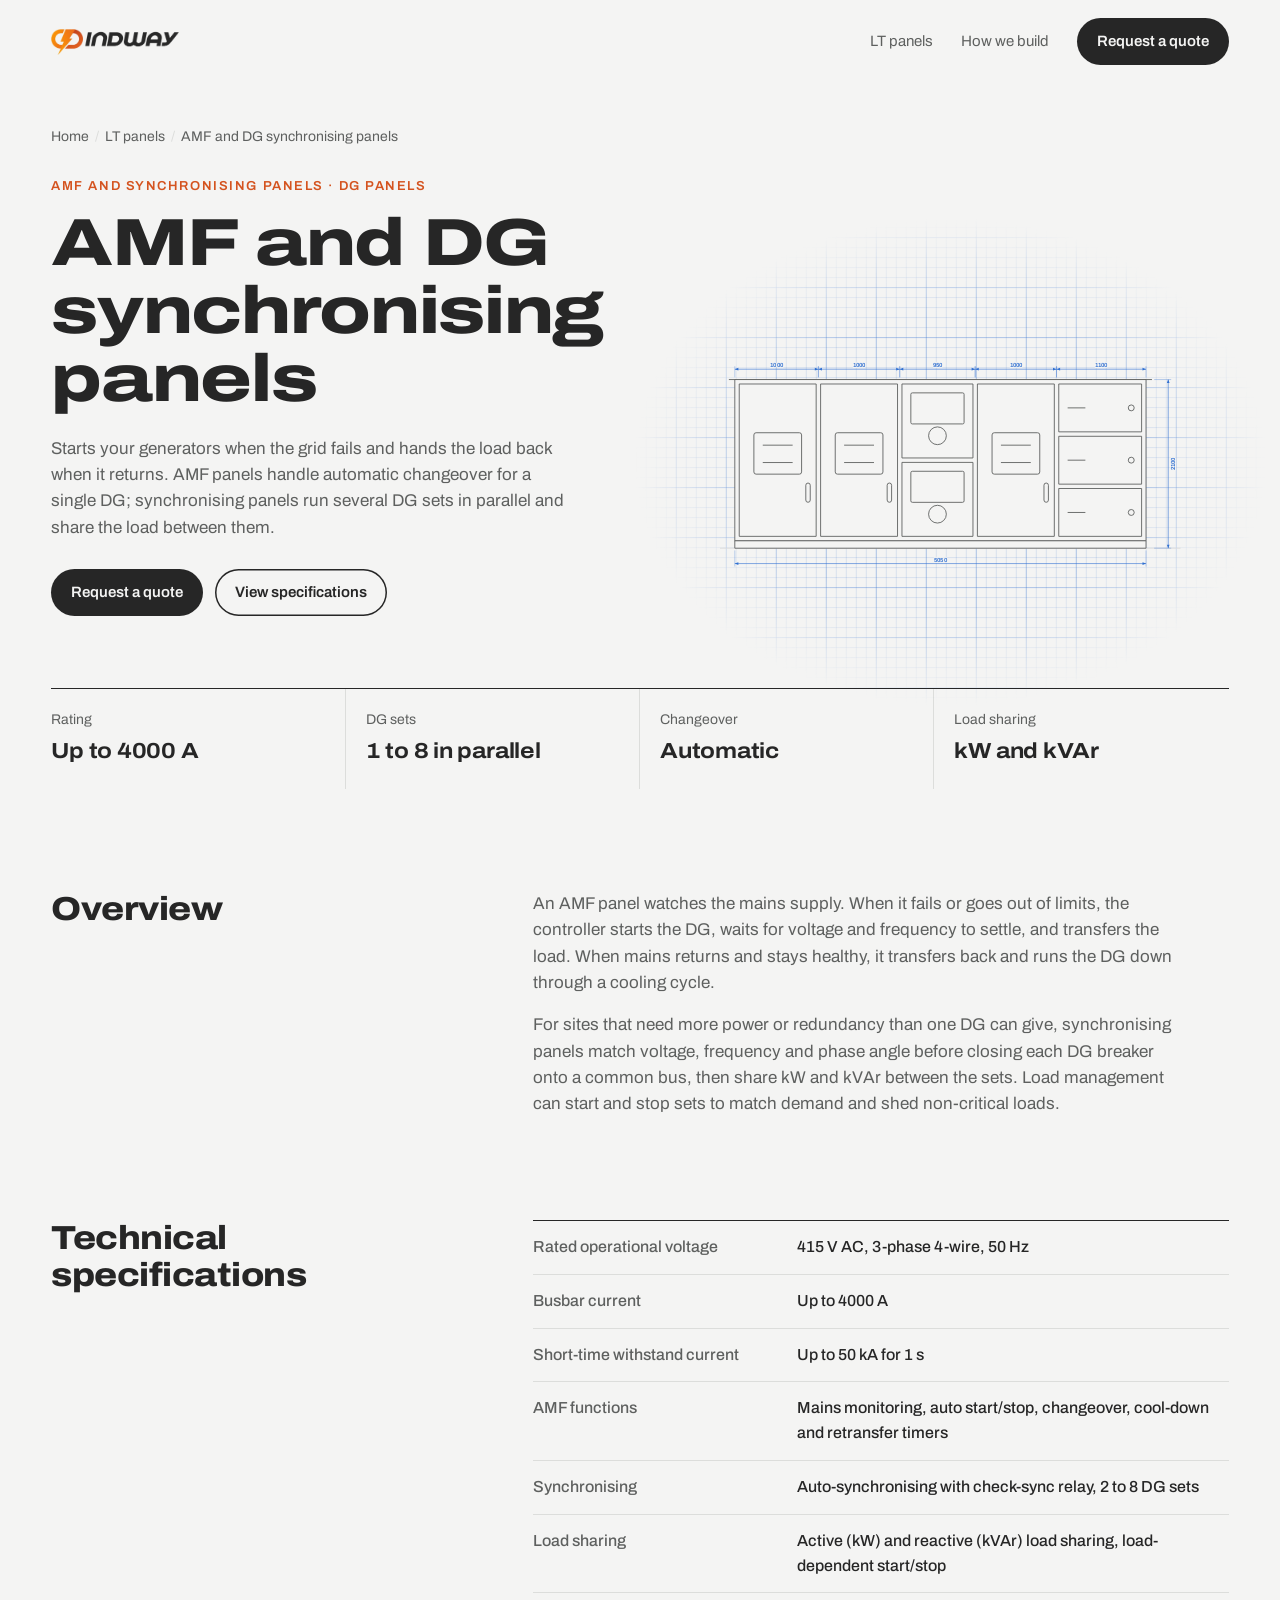
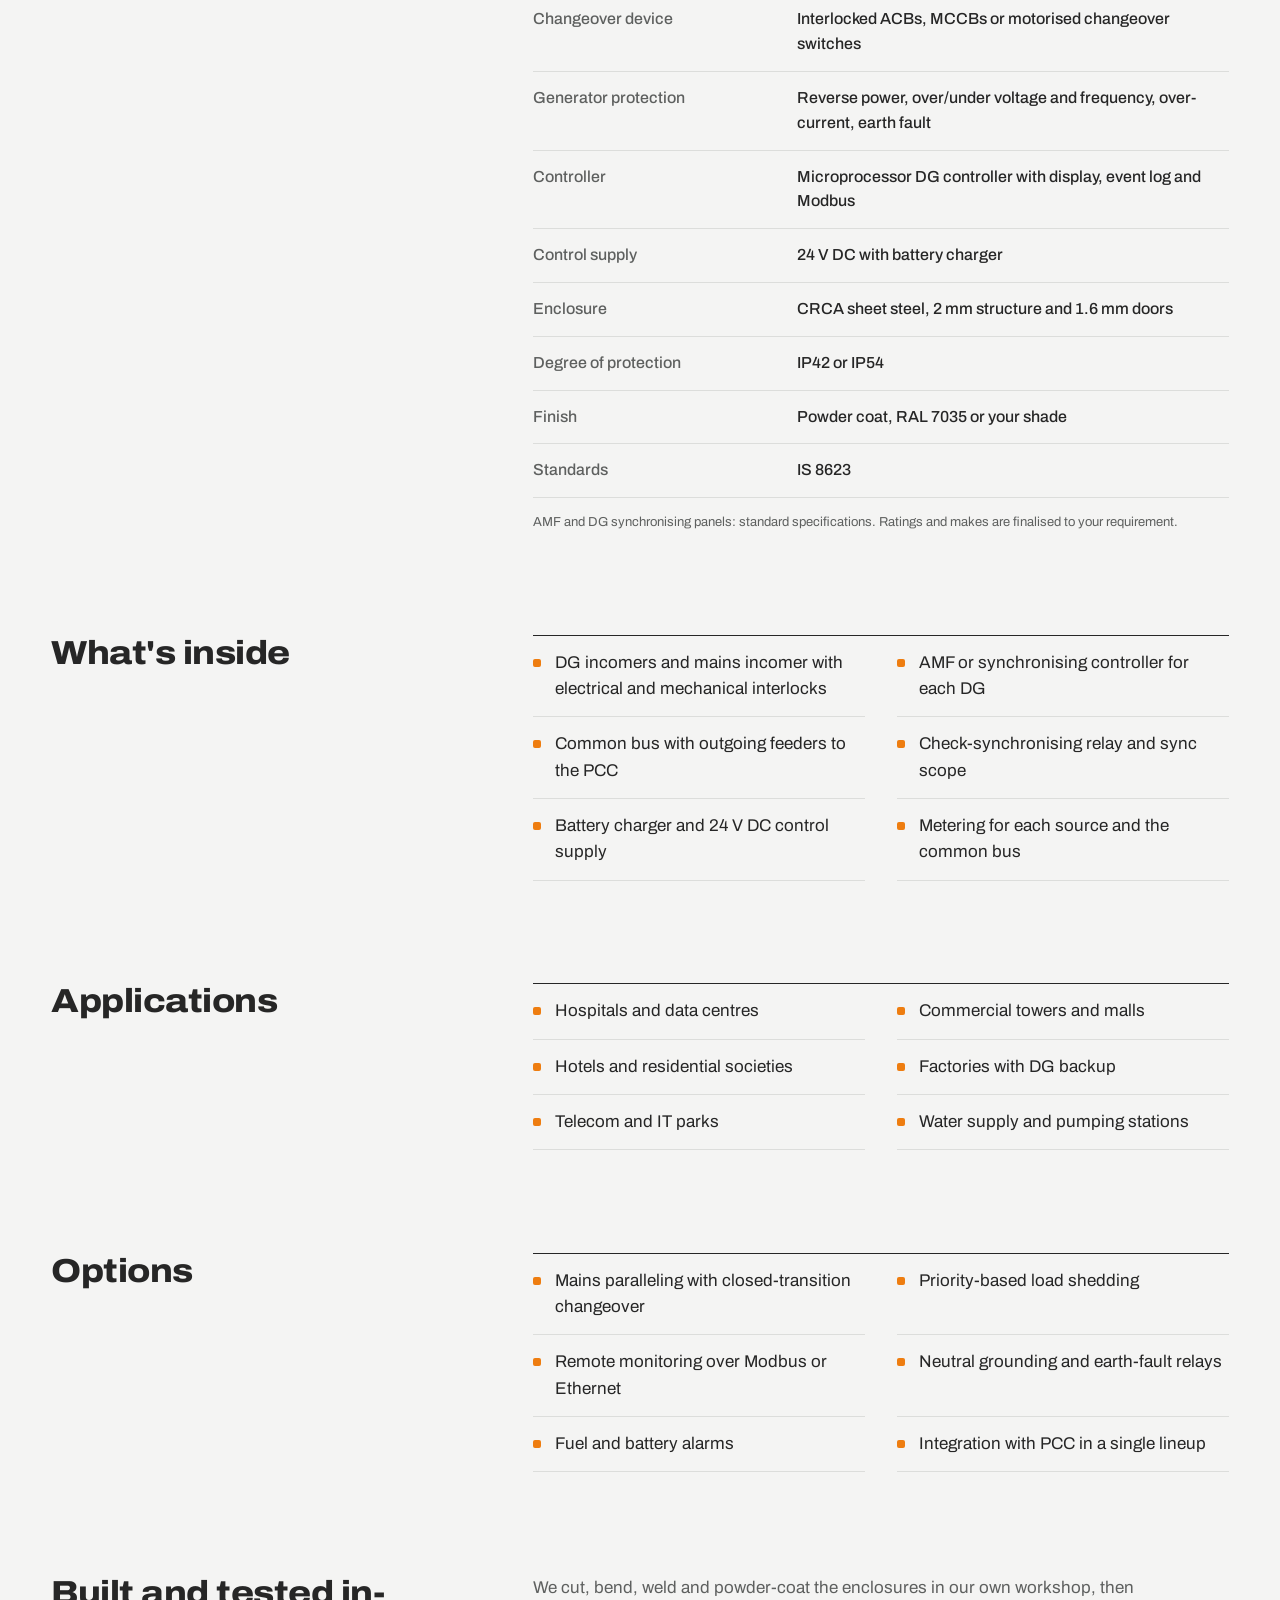
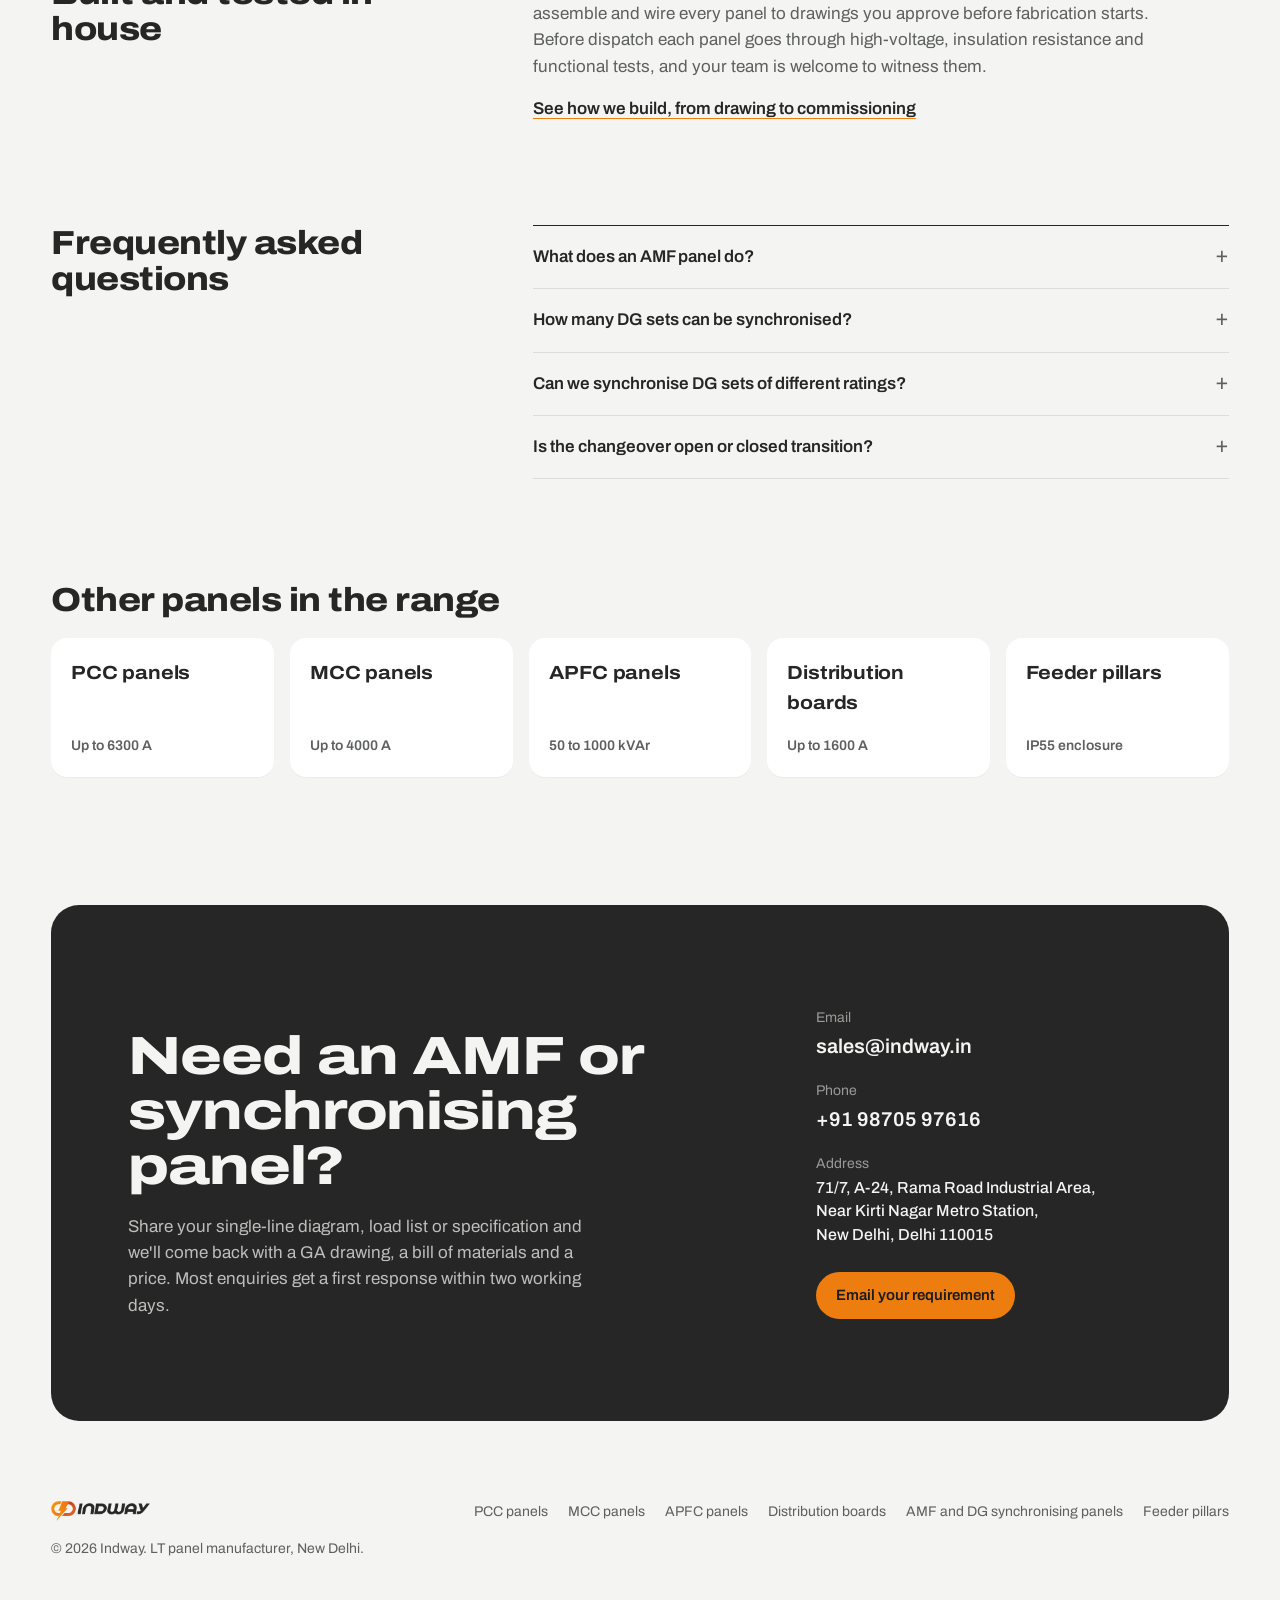
<file: lt-panels/amf-synchronising-panel/index.html>
<!doctype html>
<html lang="en-IN">
<head>
<meta charset="utf-8">
<meta name="viewport" content="width=device-width, initial-scale=1">
<title>AMF &amp; DG Synchronising Panel Manufacturer in Delhi NCR | up to 4000 A | Indway</title>
<meta name="description" content="Indway builds AMF (automatic mains failure) and DG synchronising panels up to 4000 A, with automatic changeover, multi-DG synchronising and load sharing. Made in New Delhi.">
<link rel="canonical" href="https://www.indway.in/lt-panels/amf-synchronising-panel/">
<meta name="robots" content="index, follow">
<meta property="og:type" content="product">
<meta property="og:site_name" content="Indway">
<meta property="og:locale" content="en_IN">
<meta property="og:title" content="AMF &amp; DG Synchronising Panel Manufacturer in Delhi NCR | up to 4000 A | Indway">
<meta property="og:description" content="Indway builds AMF (automatic mains failure) and DG synchronising panels up to 4000 A, with automatic changeover, multi-DG synchronising and load sharing. Made in New Delhi.">
<meta property="og:url" content="https://www.indway.in/lt-panels/amf-synchronising-panel/">
<meta property="og:image" content="https://www.indway.in/assets/lt-panel.webp">
<meta name="twitter:card" content="summary_large_image">
<link rel="icon" href="../../assets/indway-mark.png">
<link rel="preconnect" href="https://fonts.googleapis.com">
<link rel="preconnect" href="https://fonts.gstatic.com" crossorigin>
<link href="https://fonts.googleapis.com/css2?family=Archivo:ital,wdth,wght@0,62..125,300..900;1,62..125,300..900&display=swap" rel="stylesheet">
<link rel="stylesheet" href="../../assets/panels.css">
<script type="application/ld+json">
{
  "@context": "https://schema.org",
  "@graph": [
    {
      "@type": "LocalBusiness",
      "@id": "https://www.indway.in/#org",
      "name": "Indway",
      "url": "https://www.indway.in/",
      "logo": "https://www.indway.in/assets/indway-logo.png",
      "image": "https://www.indway.in/assets/lt-panel.webp",
      "email": "sales@indway.in",
      "telephone": "+91-9870597616",
      "address": {
        "@type": "PostalAddress",
        "streetAddress": "71/7, A-24, Rama Road Industrial Area, Near Kirti Nagar Metro Station",
        "addressLocality": "New Delhi",
        "addressRegion": "Delhi",
        "postalCode": "110015",
        "addressCountry": "IN"
      },
      "geo": {
        "@type": "GeoCoordinates",
        "latitude": 28.6595319,
        "longitude": 77.150558
      },
      "areaServed": "IN"
    },
    {
      "@type": "Product",
      "@id": "https://www.indway.in/lt-panels/amf-synchronising-panel/#product",
      "name": "AMF and DG synchronising panels",
      "description": "Indway builds AMF (automatic mains failure) and DG synchronising panels up to 4000 A, with automatic changeover, multi-DG synchronising and load sharing. Made in New Delhi.",
      "url": "https://www.indway.in/lt-panels/amf-synchronising-panel/",
      "image": "https://www.indway.in/assets/lt-panel.webp",
      "category": "LT panels",
      "brand": {
        "@type": "Brand",
        "name": "Indway"
      },
      "manufacturer": {
        "@id": "https://www.indway.in/#org"
      },
      "additionalProperty": [
        {
          "@type": "PropertyValue",
          "name": "Rated operational voltage",
          "value": "415 V AC, 3-phase 4-wire, 50 Hz"
        },
        {
          "@type": "PropertyValue",
          "name": "Busbar current",
          "value": "Up to 4000 A"
        },
        {
          "@type": "PropertyValue",
          "name": "Short-time withstand current",
          "value": "Up to 50 kA for 1 s"
        },
        {
          "@type": "PropertyValue",
          "name": "AMF functions",
          "value": "Mains monitoring, auto start/stop, changeover, cool-down and retransfer timers"
        },
        {
          "@type": "PropertyValue",
          "name": "Synchronising",
          "value": "Auto-synchronising with check-sync relay, 2 to 8 DG sets"
        },
        {
          "@type": "PropertyValue",
          "name": "Load sharing",
          "value": "Active (kW) and reactive (kVAr) load sharing, load-dependent start/stop"
        },
        {
          "@type": "PropertyValue",
          "name": "Changeover device",
          "value": "Interlocked ACBs, MCCBs or motorised changeover switches"
        },
        {
          "@type": "PropertyValue",
          "name": "Generator protection",
          "value": "Reverse power, over/under voltage and frequency, over-current, earth fault"
        },
        {
          "@type": "PropertyValue",
          "name": "Controller",
          "value": "Microprocessor DG controller with display, event log and Modbus"
        },
        {
          "@type": "PropertyValue",
          "name": "Control supply",
          "value": "24 V DC with battery charger"
        },
        {
          "@type": "PropertyValue",
          "name": "Enclosure",
          "value": "CRCA sheet steel, 2 mm structure and 1.6 mm doors"
        },
        {
          "@type": "PropertyValue",
          "name": "Degree of protection",
          "value": "IP42 or IP54"
        },
        {
          "@type": "PropertyValue",
          "name": "Finish",
          "value": "Powder coat, RAL 7035 or your shade"
        },
        {
          "@type": "PropertyValue",
          "name": "Standards",
          "value": "IS 8623"
        }
      ]
    },
    {
      "@type": "BreadcrumbList",
      "itemListElement": [
        {
          "@type": "ListItem",
          "position": 1,
          "name": "Home",
          "item": "https://www.indway.in/"
        },
        {
          "@type": "ListItem",
          "position": 2,
          "name": "LT panels",
          "item": "https://www.indway.in/lt-panels/"
        },
        {
          "@type": "ListItem",
          "position": 3,
          "name": "AMF and DG synchronising panels",
          "item": "https://www.indway.in/lt-panels/amf-synchronising-panel/"
        }
      ]
    },
    {
      "@type": "FAQPage",
      "mainEntity": [
        {
          "@type": "Question",
          "name": "What does an AMF panel do?",
          "acceptedAnswer": {
            "@type": "Answer",
            "text": "AMF stands for automatic mains failure. The panel detects a mains failure, starts the DG, transfers the load once the DG is stable and transfers it back when mains is restored, with no one needed on site."
          }
        },
        {
          "@type": "Question",
          "name": "How many DG sets can be synchronised?",
          "acceptedAnswer": {
            "@type": "Answer",
            "text": "Our synchronising panels typically run 2 to 8 DG sets on a common bus, with automatic start and stop of sets based on load."
          }
        },
        {
          "@type": "Question",
          "name": "Can we synchronise DG sets of different ratings?",
          "acceptedAnswer": {
            "@type": "Answer",
            "text": "Yes. Load sharing is proportional to each set's rating, so a 500 kVA and a 1010 kVA set each carry the same percentage of their capacity."
          }
        },
        {
          "@type": "Question",
          "name": "Is the changeover open or closed transition?",
          "acceptedAnswer": {
            "@type": "Answer",
            "text": "Standard AMF changeover is open transition, with a short break during transfer. Closed transition, where DG and mains briefly run in parallel, is available where your utility permits it."
          }
        }
      ]
    }
  ]
}
</script>
</head>
<body>

<header class="nav">
  <a class="nav__logo" href="../../index.html" aria-label="Indway home"><img src="../../assets/indway-logo.webp" alt="Indway" width="640" height="130"></a>
  <nav class="nav__links" aria-label="Main">
    <a href="../../lt-panels/index.html">LT panels</a>
    <a href="../../index.html#process">How we build</a>
    <a class="btn" href="#contact">Request a quote</a>
  </nav>
</header>

<main>
  <section class="phero">
    <div class="phero__copy">
      <nav class="crumbs" aria-label="Breadcrumb"><ol><li><a href="../../index.html">Home</a></li><li><a href="../index.html">LT panels</a></li><li aria-current="page">AMF and DG synchronising panels</li></ol></nav>
      <p class="eyebrow">AMF and synchronising panels · DG panels</p>
      <h1 class="display">AMF and DG synchronising panels</h1>
      <p class="lead">Starts your generators when the grid fails and hands the load back when it returns. AMF panels handle automatic changeover for a single DG; synchronising panels run several DG sets in parallel and share the load between them.</p>
      <div class="actions">
        <a class="btn" href="#contact">Request a quote</a>
        <a class="btn btn--ghost" href="#specifications">View specifications</a>
      </div>
    </div>
    <figure class="phero__fig">
    <svg class="elev" viewBox="0 0 623 288" role="img" aria-label="Front elevation line drawing of a DG synchronising panel with two DG incomers, synchronising controllers, mains incomer and outgoing feeders">
      <line class="ln floor" pathLength="1" style="--i:0" x1="0" y1="261.2" x2="622.8" y2="261.2"/>
      <line class="ln" pathLength="1" style="--i:1" x1="12" y1="33.2" x2="584" y2="33.2"/>
      <rect class="ln solid" pathLength="1" style="--i:2" x="20" y="33.2" width="556" height="218"/>
      <rect class="ln" pathLength="1" style="--i:3" x="26" y="39.2" width="104" height="206.0"/>
      <rect class="ln" pathLength="1" style="--i:4" x="45.8" y="105.1" width="64.5" height="56" rx="3"/>
      <line class="ln" pathLength="1" style="--i:5" x1="57.8" y1="121.9" x2="98.2" y2="121.9"/>
      <line class="ln" pathLength="1" style="--i:6" x1="57.8" y1="145.4" x2="98.2" y2="145.4"/>
      <rect class="ln" pathLength="1" style="--i:7" x="116" y="173.1" width="6" height="26" rx="3"/>
      <rect class="ln" pathLength="1" style="--i:8" x="136" y="39.2" width="104" height="206.0"/>
      <rect class="ln" pathLength="1" style="--i:9" x="155.8" y="105.1" width="64.5" height="56" rx="3"/>
      <line class="ln" pathLength="1" style="--i:10" x1="167.8" y1="121.9" x2="208.2" y2="121.9"/>
      <line class="ln" pathLength="1" style="--i:11" x1="167.8" y1="145.4" x2="208.2" y2="145.4"/>
      <rect class="ln" pathLength="1" style="--i:12" x="226" y="173.1" width="6" height="26" rx="3"/>
      <rect class="ln" pathLength="1" style="--i:13" x="246" y="39.2" width="96" height="100.0"/>
      <rect class="ln" pathLength="1" style="--i:14" x="258" y="51.2" width="72" height="42.0" rx="2"/>
      <circle class="ln" pathLength="1" style="--i:15" cx="294.0" cy="109.2" r="12"/>
      <rect class="ln" pathLength="1" style="--i:16" x="246" y="145.2" width="96" height="100.0"/>
      <rect class="ln" pathLength="1" style="--i:17" x="258" y="157.2" width="72" height="42.0" rx="2"/>
      <circle class="ln" pathLength="1" style="--i:18" cx="294.0" cy="215.2" r="12"/>
      <rect class="ln" pathLength="1" style="--i:19" x="348" y="39.2" width="104" height="206.0"/>
      <rect class="ln" pathLength="1" style="--i:20" x="367.8" y="105.1" width="64.5" height="56" rx="3"/>
      <line class="ln" pathLength="1" style="--i:21" x1="379.8" y1="121.9" x2="420.2" y2="121.9"/>
      <line class="ln" pathLength="1" style="--i:22" x1="379.8" y1="145.4" x2="420.2" y2="145.4"/>
      <rect class="ln" pathLength="1" style="--i:23" x="438" y="173.1" width="6" height="26" rx="3"/>
      <rect class="ln" pathLength="1" style="--i:24" x="458" y="39.2" width="112" height="64.7"/>
      <circle class="ln" pathLength="1" style="--i:25" cx="556" cy="71.5" r="4"/>
      <line class="ln" pathLength="1" style="--i:26" x1="470" y1="71.5" x2="494" y2="71.5"/>
      <rect class="ln" pathLength="1" style="--i:27" x="458" y="109.9" width="112" height="64.7"/>
      <circle class="ln" pathLength="1" style="--i:28" cx="556" cy="142.2" r="4"/>
      <line class="ln" pathLength="1" style="--i:29" x1="470" y1="142.2" x2="494" y2="142.2"/>
      <rect class="ln" pathLength="1" style="--i:30" x="458" y="180.5" width="112" height="64.7"/>
      <circle class="ln" pathLength="1" style="--i:31" cx="556" cy="212.9" r="4"/>
      <line class="ln" pathLength="1" style="--i:32" x1="470" y1="212.9" x2="494" y2="212.9"/>
      <rect class="ln solid" pathLength="1" style="--i:33" x="20" y="251.2" width="556" height="10"/>
      <g class="dims" style="--fs:8.0" aria-hidden="true">
        <line class="ext" x1="20.0" y1="30.2" x2="20.0" y2="15.2"/>
        <line class="ext" x1="133.0" y1="30.2" x2="133.0" y2="15.2"/>
        <line x1="20.0" y1="19.2" x2="133.0" y2="19.2"/>
        <polygon class="arrow" points="20.0,19.2 24.8,17.4 24.8,21.0"/>
        <polygon class="arrow" points="133.0,19.2 128.2,21.0 128.2,17.4"/>
        <text x="76.5" y="16.8">1000</text>
        <line class="ext" x1="133.0" y1="30.2" x2="133.0" y2="15.2"/>
        <line class="ext" x1="243.0" y1="30.2" x2="243.0" y2="15.2"/>
        <line x1="133.0" y1="19.2" x2="243.0" y2="19.2"/>
        <polygon class="arrow" points="133.0,19.2 137.8,17.4 137.8,21.0"/>
        <polygon class="arrow" points="243.0,19.2 238.2,21.0 238.2,17.4"/>
        <text x="188.0" y="16.8">1000</text>
        <line class="ext" x1="243.0" y1="30.2" x2="243.0" y2="15.2"/>
        <line class="ext" x1="345.0" y1="30.2" x2="345.0" y2="15.2"/>
        <line x1="243.0" y1="19.2" x2="345.0" y2="19.2"/>
        <polygon class="arrow" points="243.0,19.2 247.8,17.4 247.8,21.0"/>
        <polygon class="arrow" points="345.0,19.2 340.2,21.0 340.2,17.4"/>
        <text x="294.0" y="16.8">950</text>
        <line class="ext" x1="345.0" y1="30.2" x2="345.0" y2="15.2"/>
        <line class="ext" x1="455.0" y1="30.2" x2="455.0" y2="15.2"/>
        <line x1="345.0" y1="19.2" x2="455.0" y2="19.2"/>
        <polygon class="arrow" points="345.0,19.2 349.8,17.4 349.8,21.0"/>
        <polygon class="arrow" points="455.0,19.2 450.2,21.0 450.2,17.4"/>
        <text x="400.0" y="16.8">1000</text>
        <line class="ext" x1="455.0" y1="30.2" x2="455.0" y2="15.2"/>
        <line class="ext" x1="576.0" y1="30.2" x2="576.0" y2="15.2"/>
        <line x1="455.0" y1="19.2" x2="576.0" y2="19.2"/>
        <polygon class="arrow" points="455.0,19.2 459.8,17.4 459.8,21.0"/>
        <polygon class="arrow" points="576.0,19.2 571.2,21.0 571.2,17.4"/>
        <text x="515.5" y="16.8">1100</text>
        <line class="ext" x1="20.0" y1="264.2" x2="20.0" y2="286.0"/>
        <line class="ext" x1="576.0" y1="264.2" x2="576.0" y2="286.0"/>
        <line x1="20.0" y1="282.0" x2="576.0" y2="282.0"/>
        <polygon class="arrow" points="20.0,282.0 24.8,280.2 24.8,283.8"/>
        <polygon class="arrow" points="576.0,282.0 571.2,283.8 571.2,280.2"/>
        <text x="298.0" y="279.6">5050</text>
        <line class="ext" x1="587.0" y1="33.2" x2="610.0" y2="33.2"/>
        <line class="ext" x1="587.0" y1="261.2" x2="610.0" y2="261.2"/>
        <line x1="606.0" y1="33.2" x2="606.0" y2="261.2"/>
        <polygon class="arrow" points="606.0,33.2 607.8,38.0 604.2,38.0"/>
        <polygon class="arrow" points="606.0,261.2 604.2,256.4 607.8,256.4"/>
        <text x="614.8" y="147.2" transform="rotate(-90 614.8 147.2)">2100</text>
      </g>
    </svg>
    </figure>
    <dl class="keys">
      <div><dt>Rating</dt><dd>Up to 4000 A</dd></div>
      <div><dt>DG sets</dt><dd>1 to 8 in parallel</dd></div>
      <div><dt>Changeover</dt><dd>Automatic</dd></div>
      <div><dt>Load sharing</dt><dd>kW and kVAr</dd></div>
    </dl>
  </section>

  <section class="sec" aria-labelledby="overview">
    <h2 id="overview">Overview</h2>
    <div class="sec__body prose">
        <p>An AMF panel watches the mains supply. When it fails or goes out of limits, the controller starts the DG, waits for voltage and frequency to settle, and transfers the load. When mains returns and stays healthy, it transfers back and runs the DG down through a cooling cycle.</p>
        <p>For sites that need more power or redundancy than one DG can give, synchronising panels match voltage, frequency and phase angle before closing each DG breaker onto a common bus, then share kW and kVAr between the sets. Load management can start and stop sets to match demand and shed non-critical loads.</p>
    </div>
  </section>

  <section class="sec" aria-labelledby="specifications">
    <h2 id="specifications">Technical specifications</h2>
    <div class="sec__body">
      <table class="spec">
        <caption>AMF and DG synchronising panels: standard specifications. Ratings and makes are finalised to your requirement.</caption>
        <tbody>
          <tr><th scope="row">Rated operational voltage</th><td>415 V AC, 3-phase 4-wire, 50 Hz</td></tr>
          <tr><th scope="row">Busbar current</th><td>Up to 4000 A</td></tr>
          <tr><th scope="row">Short-time withstand current</th><td>Up to 50 kA for 1 s</td></tr>
          <tr><th scope="row">AMF functions</th><td>Mains monitoring, auto start/stop, changeover, cool-down and retransfer timers</td></tr>
          <tr><th scope="row">Synchronising</th><td>Auto-synchronising with check-sync relay, 2 to 8 DG sets</td></tr>
          <tr><th scope="row">Load sharing</th><td>Active (kW) and reactive (kVAr) load sharing, load-dependent start/stop</td></tr>
          <tr><th scope="row">Changeover device</th><td>Interlocked ACBs, MCCBs or motorised changeover switches</td></tr>
          <tr><th scope="row">Generator protection</th><td>Reverse power, over/under voltage and frequency, over-current, earth fault</td></tr>
          <tr><th scope="row">Controller</th><td>Microprocessor DG controller with display, event log and Modbus</td></tr>
          <tr><th scope="row">Control supply</th><td>24 V DC with battery charger</td></tr>
          <tr><th scope="row">Enclosure</th><td>CRCA sheet steel, 2 mm structure and 1.6 mm doors</td></tr>
          <tr><th scope="row">Degree of protection</th><td>IP42 or IP54</td></tr>
          <tr><th scope="row">Finish</th><td>Powder coat, RAL 7035 or your shade</td></tr>
          <tr><th scope="row">Standards</th><td>IS 8623</td></tr>
        </tbody>
      </table>
    </div>
  </section>

  <section class="sec" aria-labelledby="inside">
    <h2 id="inside">What's inside</h2>
    <div class="sec__body"><ul class="ticks"><li>DG incomers and mains incomer with electrical and mechanical interlocks</li><li>AMF or synchronising controller for each DG</li><li>Common bus with outgoing feeders to the PCC</li><li>Check-synchronising relay and sync scope</li><li>Battery charger and 24 V DC control supply</li><li>Metering for each source and the common bus</li></ul></div>
  </section>

  <section class="sec" aria-labelledby="applications">
    <h2 id="applications">Applications</h2>
    <div class="sec__body"><ul class="ticks"><li>Hospitals and data centres</li><li>Commercial towers and malls</li><li>Hotels and residential societies</li><li>Factories with DG backup</li><li>Telecom and IT parks</li><li>Water supply and pumping stations</li></ul></div>
  </section>

  <section class="sec" aria-labelledby="options">
    <h2 id="options">Options</h2>
    <div class="sec__body"><ul class="ticks"><li>Mains paralleling with closed-transition changeover</li><li>Priority-based load shedding</li><li>Remote monitoring over Modbus or Ethernet</li><li>Neutral grounding and earth-fault relays</li><li>Fuel and battery alarms</li><li>Integration with PCC in a single lineup</li></ul></div>
  </section>

  <section class="sec" aria-labelledby="quality">
    <h2 id="quality">Built and tested in-house</h2>
    <div class="sec__body prose">
      <p>We cut, bend, weld and powder-coat the enclosures in our own workshop, then assemble and wire every panel to drawings you approve before fabrication starts. Before dispatch each panel goes through high-voltage, insulation resistance and functional tests, and your team is welcome to witness them.</p>
      <p><a class="more" href="../../index.html#process">See how we build, from drawing to commissioning</a></p>
    </div>
  </section>

  <section class="sec" aria-labelledby="faq">
    <h2 id="faq">Frequently asked questions</h2>
    <div class="sec__body faq">
        <details><summary>What does an AMF panel do?</summary><p>AMF stands for automatic mains failure. The panel detects a mains failure, starts the DG, transfers the load once the DG is stable and transfers it back when mains is restored, with no one needed on site.</p></details>
        <details><summary>How many DG sets can be synchronised?</summary><p>Our synchronising panels typically run 2 to 8 DG sets on a common bus, with automatic start and stop of sets based on load.</p></details>
        <details><summary>Can we synchronise DG sets of different ratings?</summary><p>Yes. Load sharing is proportional to each set&#x27;s rating, so a 500 kVA and a 1010 kVA set each carry the same percentage of their capacity.</p></details>
        <details><summary>Is the changeover open or closed transition?</summary><p>Standard AMF changeover is open transition, with a short break during transfer. Closed transition, where DG and mains briefly run in parallel, is available where your utility permits it.</p></details>
    </div>
  </section>

  <section class="sec sec--others" aria-labelledby="range">
    <h2 id="range">Other panels in the range</h2>
    <ul class="others">
      <li><a href="../pcc-panel/index.html"><h3>PCC panels</h3><span>Up to 6300 A</span></a></li>
      <li><a href="../mcc-panel/index.html"><h3>MCC panels</h3><span>Up to 4000 A</span></a></li>
      <li><a href="../apfc-panel/index.html"><h3>APFC panels</h3><span>50 to 1000 kVAr</span></a></li>
      <li><a href="../distribution-board/index.html"><h3>Distribution boards</h3><span>Up to 1600 A</span></a></li>
      <li><a href="../feeder-pillar/index.html"><h3>Feeder pillars</h3><span>IP55 enclosure</span></a></li>
    </ul>
  </section>

  <section class="contact" id="contact">
    <div>
      <h2 class="display">Need an AMF or synchronising panel?</h2>
      <p>Share your single-line diagram, load list or specification and we&#x27;ll come back with a GA drawing, a bill of materials and a price. Most enquiries get a first response within two working days.</p>
    </div>
    <dl>
      <div><dt>Email</dt><dd><a href="mailto:sales@indway.in">sales@indway.in</a></dd></div>
      <div><dt>Phone</dt><dd><a href="tel:+919870597616">+91 98705 97616</a></dd></div>
      <div><dt>Address</dt><dd class="addr"><a href="https://maps.app.goo.gl/15yAY2vmVzK5yvjX9" target="_blank" rel="noopener">71/7, A-24, Rama Road Industrial Area,<br>Near Kirti Nagar Metro Station,<br>New Delhi, Delhi 110015</a></dd></div>
      <a class="btn" href="mailto:sales@indway.in?subject=AMF%20and%20DG%20synchronising%20panels%20enquiry">Email your requirement</a>
    </dl>
  </section>
</main>

<footer>
  <a href="../../index.html" aria-label="Indway home"><img src="../../assets/indway-logo.webp" alt="Indway" width="640" height="130"></a>
  <nav class="footer__links" aria-label="LT panels">
    <a href="../../lt-panels/pcc-panel/index.html">PCC panels</a>
    <a href="../../lt-panels/mcc-panel/index.html">MCC panels</a>
    <a href="../../lt-panels/apfc-panel/index.html">APFC panels</a>
    <a href="../../lt-panels/distribution-board/index.html">Distribution boards</a>
    <a href="../../lt-panels/amf-synchronising-panel/index.html">AMF and DG synchronising panels</a>
    <a href="../../lt-panels/feeder-pillar/index.html">Feeder pillars</a>
  </nav>
  <span>© 2026 Indway. LT panel manufacturer, New Delhi.</span>
</footer>

</body>
</html>
</file>
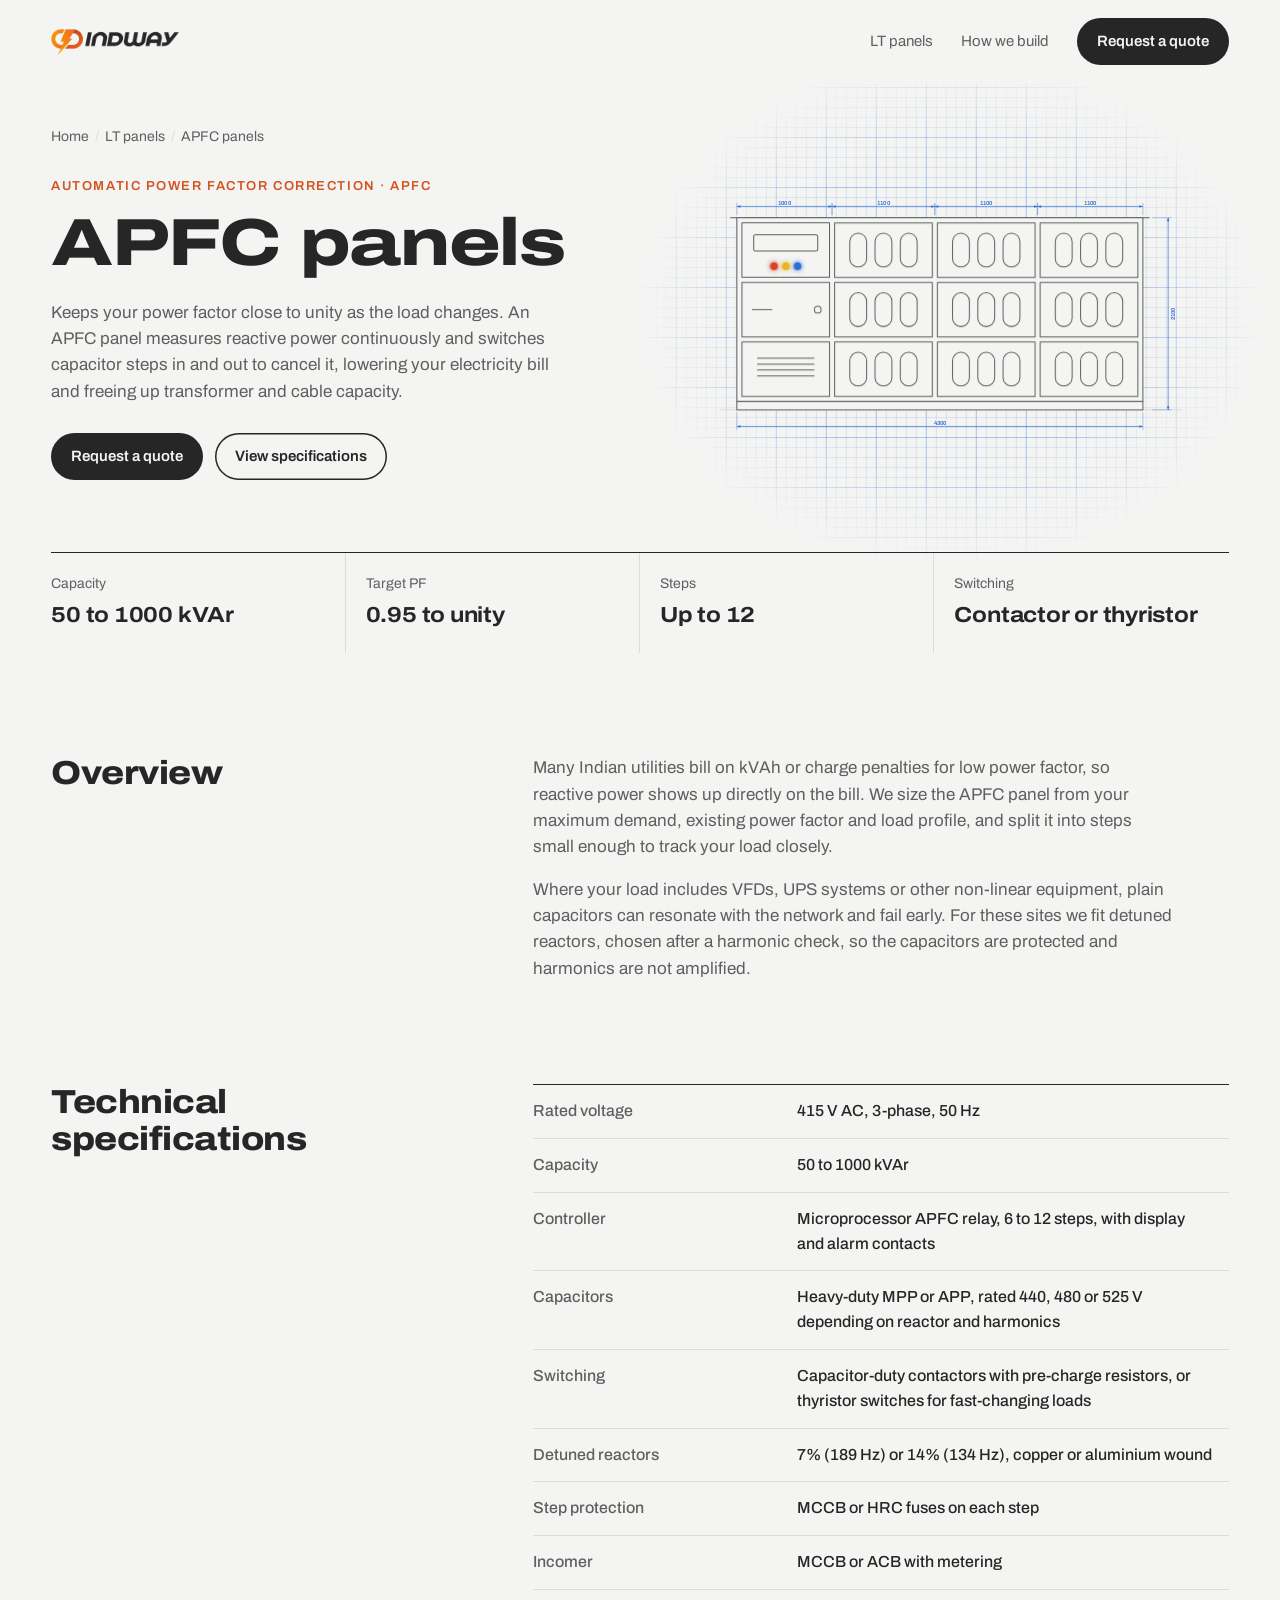
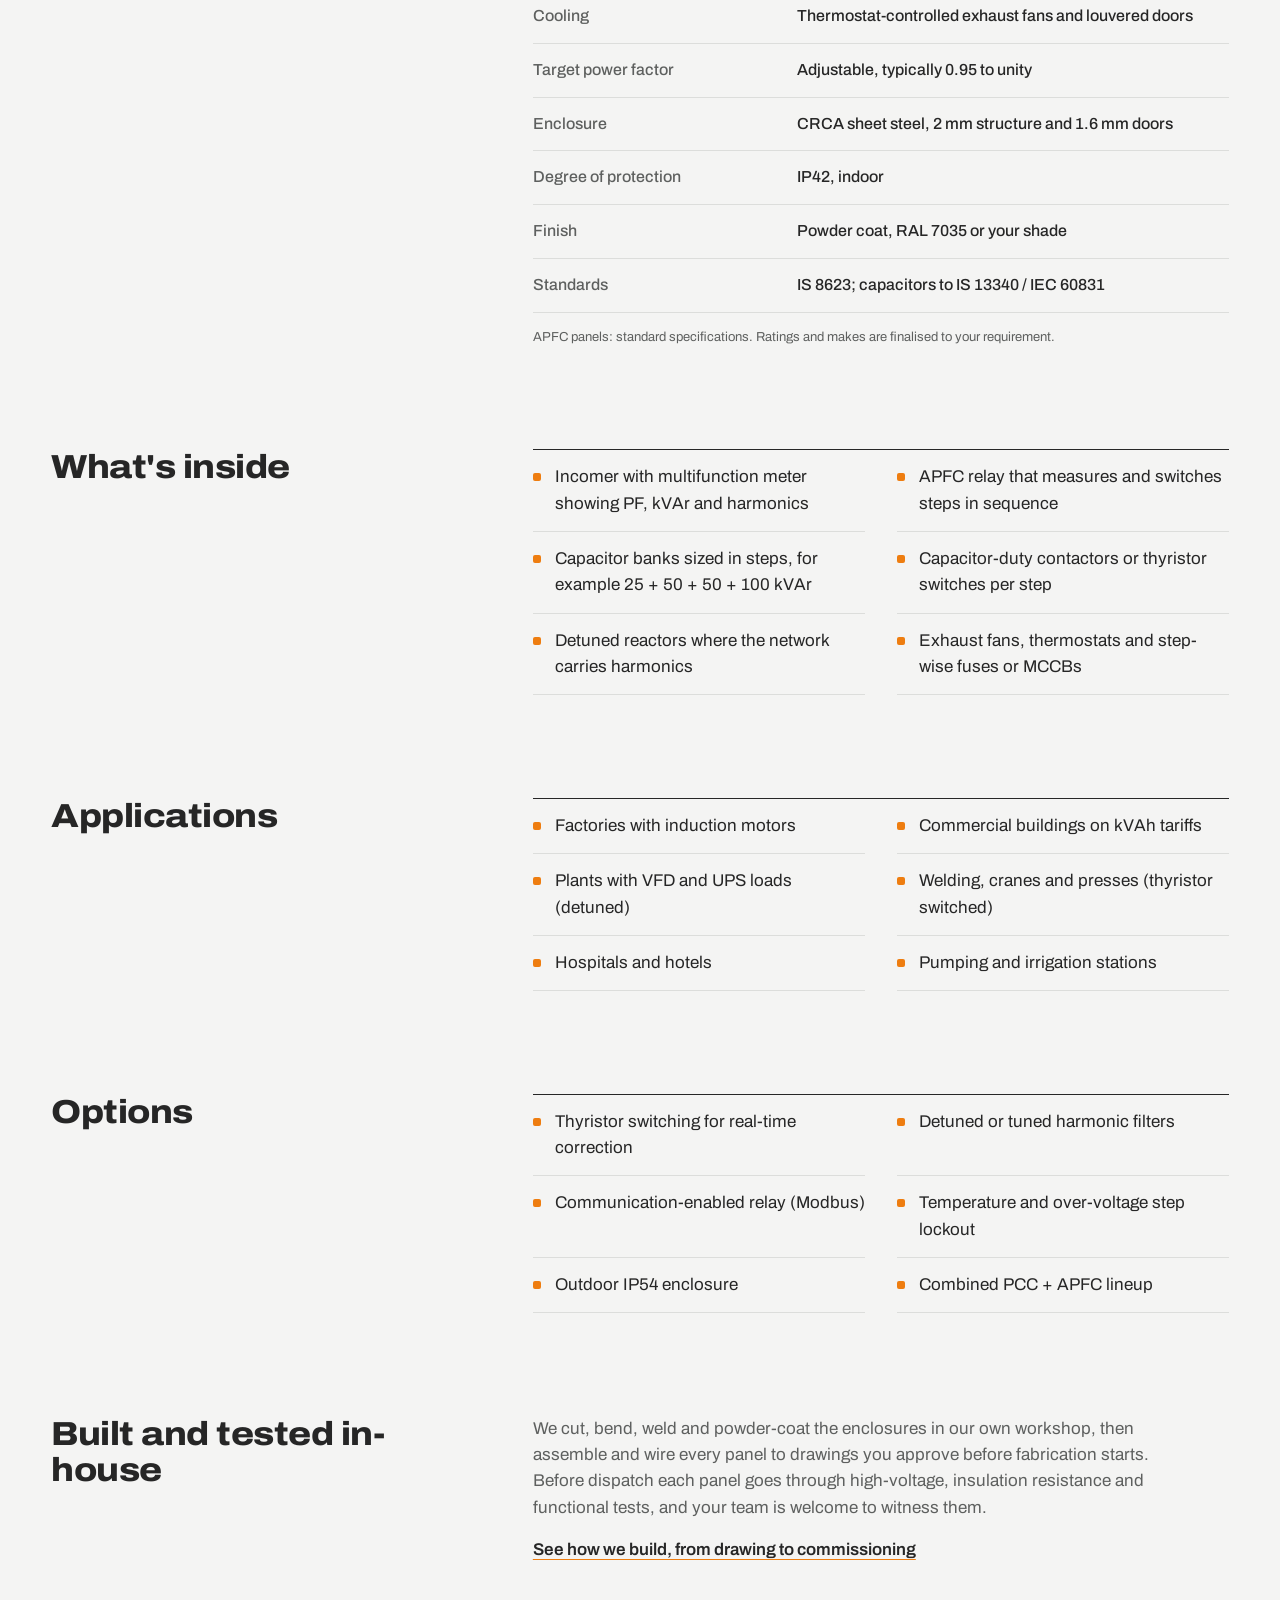
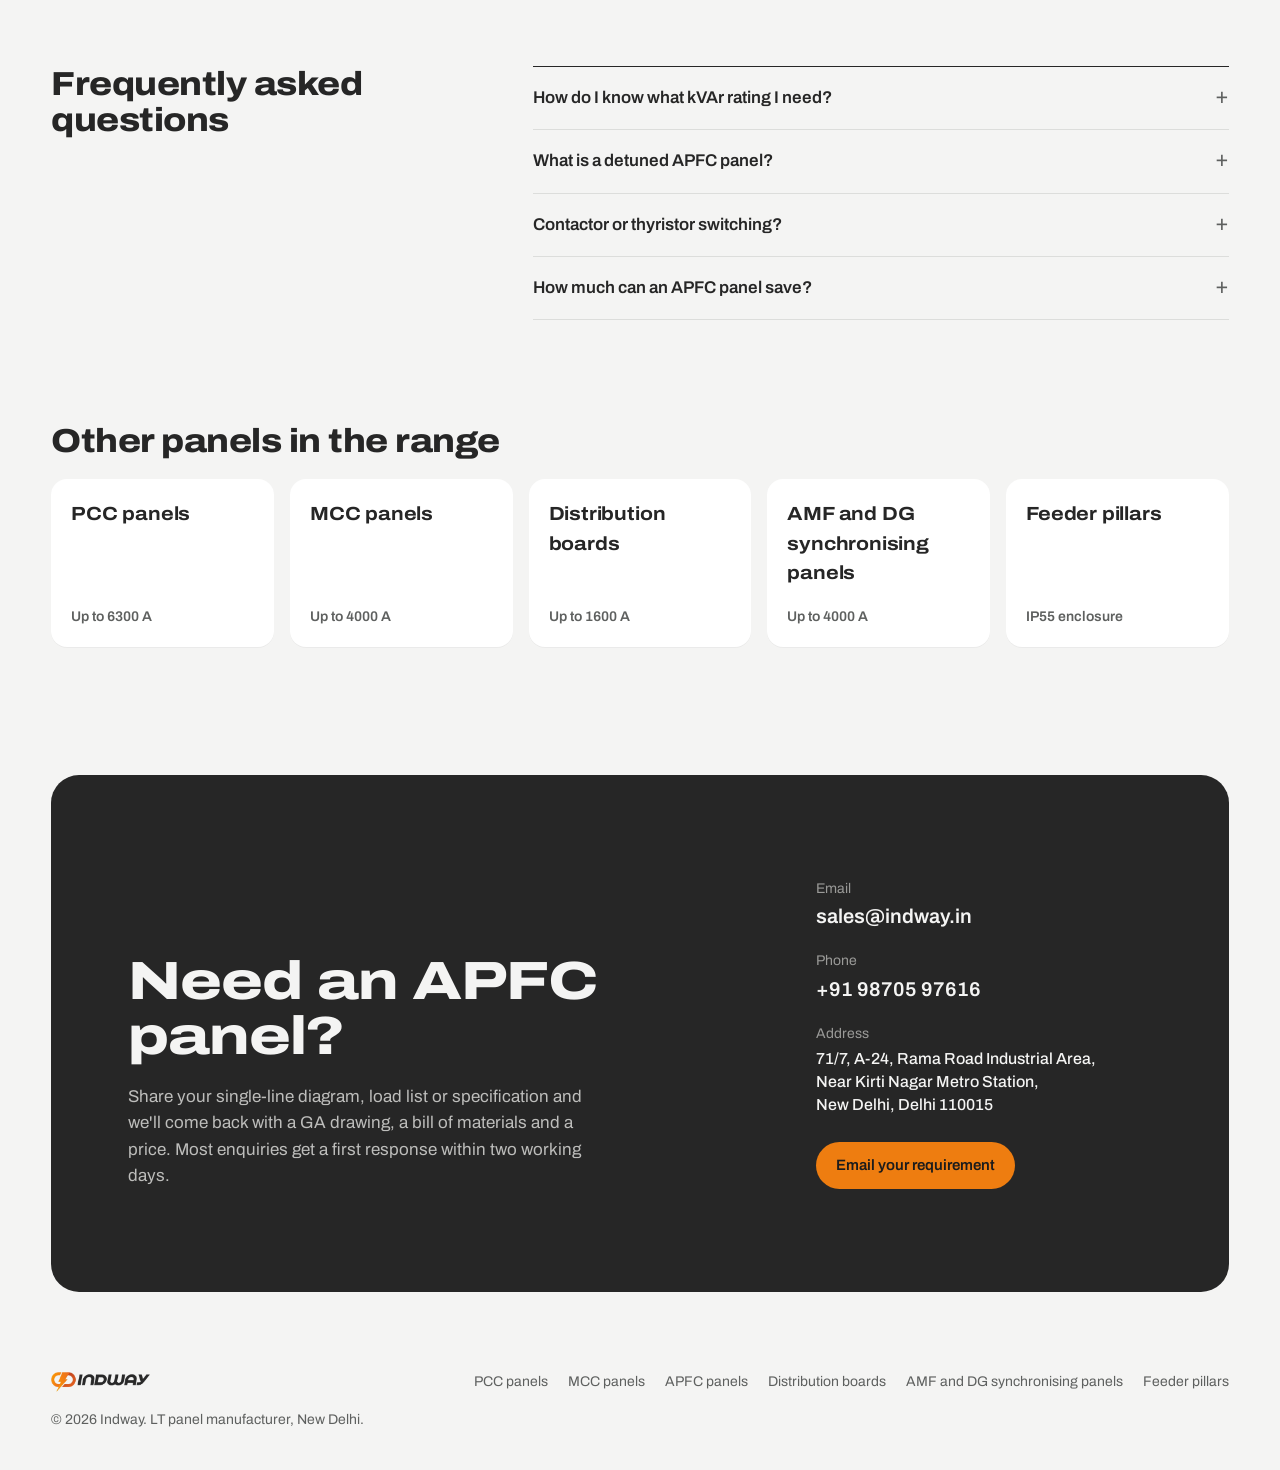
<file: lt-panels/apfc-panel/index.html>
<!doctype html>
<html lang="en-IN">
<head>
<meta charset="utf-8">
<meta name="viewport" content="width=device-width, initial-scale=1">
<title>APFC Panel Manufacturer in Delhi NCR | 50 to 1000 kVAr Power Factor Correction | Indway</title>
<meta name="description" content="Indway builds APFC panels from 50 to 1000 kVAr with a microprocessor relay, heavy-duty capacitors, detuned reactors and capacitor-duty or thyristor switching. Made in New Delhi.">
<link rel="canonical" href="https://www.indway.in/lt-panels/apfc-panel/">
<meta name="robots" content="index, follow">
<meta property="og:type" content="product">
<meta property="og:site_name" content="Indway">
<meta property="og:locale" content="en_IN">
<meta property="og:title" content="APFC Panel Manufacturer in Delhi NCR | 50 to 1000 kVAr Power Factor Correction | Indway">
<meta property="og:description" content="Indway builds APFC panels from 50 to 1000 kVAr with a microprocessor relay, heavy-duty capacitors, detuned reactors and capacitor-duty or thyristor switching. Made in New Delhi.">
<meta property="og:url" content="https://www.indway.in/lt-panels/apfc-panel/">
<meta property="og:image" content="https://www.indway.in/assets/lt-panel.webp">
<meta name="twitter:card" content="summary_large_image">
<link rel="icon" href="../../assets/indway-mark.png">
<link rel="preconnect" href="https://fonts.googleapis.com">
<link rel="preconnect" href="https://fonts.gstatic.com" crossorigin>
<link href="https://fonts.googleapis.com/css2?family=Archivo:ital,wdth,wght@0,62..125,300..900;1,62..125,300..900&display=swap" rel="stylesheet">
<link rel="stylesheet" href="../../assets/panels.css">
<script type="application/ld+json">
{
  "@context": "https://schema.org",
  "@graph": [
    {
      "@type": "LocalBusiness",
      "@id": "https://www.indway.in/#org",
      "name": "Indway",
      "url": "https://www.indway.in/",
      "logo": "https://www.indway.in/assets/indway-logo.png",
      "image": "https://www.indway.in/assets/lt-panel.webp",
      "email": "sales@indway.in",
      "telephone": "+91-9870597616",
      "address": {
        "@type": "PostalAddress",
        "streetAddress": "71/7, A-24, Rama Road Industrial Area, Near Kirti Nagar Metro Station",
        "addressLocality": "New Delhi",
        "addressRegion": "Delhi",
        "postalCode": "110015",
        "addressCountry": "IN"
      },
      "geo": {
        "@type": "GeoCoordinates",
        "latitude": 28.6595319,
        "longitude": 77.150558
      },
      "areaServed": "IN"
    },
    {
      "@type": "Product",
      "@id": "https://www.indway.in/lt-panels/apfc-panel/#product",
      "name": "Automatic power factor correction (APFC)",
      "description": "Indway builds APFC panels from 50 to 1000 kVAr with a microprocessor relay, heavy-duty capacitors, detuned reactors and capacitor-duty or thyristor switching. Made in New Delhi.",
      "url": "https://www.indway.in/lt-panels/apfc-panel/",
      "image": "https://www.indway.in/assets/lt-panel.webp",
      "category": "LT panels",
      "brand": {
        "@type": "Brand",
        "name": "Indway"
      },
      "manufacturer": {
        "@id": "https://www.indway.in/#org"
      },
      "additionalProperty": [
        {
          "@type": "PropertyValue",
          "name": "Rated voltage",
          "value": "415 V AC, 3-phase, 50 Hz"
        },
        {
          "@type": "PropertyValue",
          "name": "Capacity",
          "value": "50 to 1000 kVAr"
        },
        {
          "@type": "PropertyValue",
          "name": "Controller",
          "value": "Microprocessor APFC relay, 6 to 12 steps, with display and alarm contacts"
        },
        {
          "@type": "PropertyValue",
          "name": "Capacitors",
          "value": "Heavy-duty MPP or APP, rated 440, 480 or 525 V depending on reactor and harmonics"
        },
        {
          "@type": "PropertyValue",
          "name": "Switching",
          "value": "Capacitor-duty contactors with pre-charge resistors, or thyristor switches for fast-changing loads"
        },
        {
          "@type": "PropertyValue",
          "name": "Detuned reactors",
          "value": "7% (189 Hz) or 14% (134 Hz), copper or aluminium wound"
        },
        {
          "@type": "PropertyValue",
          "name": "Step protection",
          "value": "MCCB or HRC fuses on each step"
        },
        {
          "@type": "PropertyValue",
          "name": "Incomer",
          "value": "MCCB or ACB with metering"
        },
        {
          "@type": "PropertyValue",
          "name": "Cooling",
          "value": "Thermostat-controlled exhaust fans and louvered doors"
        },
        {
          "@type": "PropertyValue",
          "name": "Target power factor",
          "value": "Adjustable, typically 0.95 to unity"
        },
        {
          "@type": "PropertyValue",
          "name": "Enclosure",
          "value": "CRCA sheet steel, 2 mm structure and 1.6 mm doors"
        },
        {
          "@type": "PropertyValue",
          "name": "Degree of protection",
          "value": "IP42, indoor"
        },
        {
          "@type": "PropertyValue",
          "name": "Finish",
          "value": "Powder coat, RAL 7035 or your shade"
        },
        {
          "@type": "PropertyValue",
          "name": "Standards",
          "value": "IS 8623; capacitors to IS 13340 / IEC 60831"
        }
      ]
    },
    {
      "@type": "BreadcrumbList",
      "itemListElement": [
        {
          "@type": "ListItem",
          "position": 1,
          "name": "Home",
          "item": "https://www.indway.in/"
        },
        {
          "@type": "ListItem",
          "position": 2,
          "name": "LT panels",
          "item": "https://www.indway.in/lt-panels/"
        },
        {
          "@type": "ListItem",
          "position": 3,
          "name": "APFC panels",
          "item": "https://www.indway.in/lt-panels/apfc-panel/"
        }
      ]
    },
    {
      "@type": "FAQPage",
      "mainEntity": [
        {
          "@type": "Question",
          "name": "How do I know what kVAr rating I need?",
          "acceptedAnswer": {
            "@type": "Answer",
            "text": "Share your electricity bills or load data. We calculate kVAr from your maximum demand and the change from your current power factor to the target, then add margin for future load. A quick rule is roughly 30 to 40 percent of your kW load, but we always size from real data."
          }
        },
        {
          "@type": "Question",
          "name": "What is a detuned APFC panel?",
          "acceptedAnswer": {
            "@type": "Answer",
            "text": "It adds a reactor in series with each capacitor step, tuning the step below the 5th harmonic. This stops the capacitors from resonating with harmonics from VFDs and UPS systems, which would otherwise overheat and damage them."
          }
        },
        {
          "@type": "Question",
          "name": "Contactor or thyristor switching?",
          "acceptedAnswer": {
            "@type": "Answer",
            "text": "Contactors suit loads that change over minutes. Thyristor switching responds within a cycle and suits welding machines, cranes and presses, where load swings too fast for contactors and frequent switching would wear them out."
          }
        },
        {
          "@type": "Question",
          "name": "How much can an APFC panel save?",
          "acceptedAnswer": {
            "@type": "Answer",
            "text": "It depends on your tariff and present power factor. On kVAh billing, raising the power factor from 0.85 to 0.99 cuts the billed kVAh for the same kWh by about 14 percent."
          }
        }
      ]
    }
  ]
}
</script>
</head>
<body>

<header class="nav">
  <a class="nav__logo" href="../../index.html" aria-label="Indway home"><img src="../../assets/indway-logo.webp" alt="Indway" width="640" height="130"></a>
  <nav class="nav__links" aria-label="Main">
    <a href="../../lt-panels/index.html">LT panels</a>
    <a href="../../index.html#process">How we build</a>
    <a class="btn" href="#contact">Request a quote</a>
  </nav>
</header>

<main>
  <section class="phero">
    <div class="phero__copy">
      <nav class="crumbs" aria-label="Breadcrumb"><ol><li><a href="../../index.html">Home</a></li><li><a href="../index.html">LT panels</a></li><li aria-current="page">APFC panels</li></ol></nav>
      <p class="eyebrow">Automatic power factor correction · APFC</p>
      <h1 class="display">APFC panels</h1>
      <p class="lead">Keeps your power factor close to unity as the load changes. An APFC panel measures reactive power continuously and switches capacitor steps in and out to cancel it, lowering your electricity bill and freeing up transformer and cable capacity.</p>
      <div class="actions">
        <a class="btn" href="#contact">Request a quote</a>
        <a class="btn btn--ghost" href="#specifications">View specifications</a>
      </div>
    </div>
    <figure class="phero__fig">
    <svg class="elev" viewBox="0 0 547 286" role="img" aria-label="Front elevation line drawing of an APFC panel with relay and incomer section and three columns of capacitor steps">
      <line class="ln floor" pathLength="1" style="--i:0" x1="0" y1="259.8" x2="547.2" y2="259.8"/>
      <line class="ln" pathLength="1" style="--i:1" x1="12" y1="31.8" x2="510" y2="31.8"/>
      <rect class="ln solid" pathLength="1" style="--i:2" x="20" y="31.8" width="482" height="218"/>
      <rect class="ln" pathLength="1" style="--i:3" x="26" y="37.8" width="104" height="64.7"/>
      <rect class="ln" pathLength="1" style="--i:4" x="40" y="51.8" width="76" height="19.4" rx="2"/>
      <circle class="lamp" style="--c:#D6452B" cx="64.0" cy="89.2" r="4.5"/>
      <circle class="lamp" style="--c:#E8B420" cx="78.0" cy="89.2" r="4.5"/>
      <circle class="lamp" style="--c:#2F6FD1" cx="92.0" cy="89.2" r="4.5"/>
      <rect class="ln" pathLength="1" style="--i:5" x="26" y="108.5" width="104" height="64.7"/>
      <circle class="ln" pathLength="1" style="--i:6" cx="116" cy="140.8" r="4"/>
      <line class="ln" pathLength="1" style="--i:7" x1="38" y1="140.8" x2="62" y2="140.8"/>
      <rect class="ln" pathLength="1" style="--i:8" x="26" y="179.1" width="104" height="64.7"/>
      <line class="ln" pathLength="1" style="--i:9" x1="44" y1="198.5" x2="112" y2="198.5"/>
      <line class="ln" pathLength="1" style="--i:10" x1="44" y1="205.5" x2="112" y2="205.5"/>
      <line class="ln" pathLength="1" style="--i:11" x1="44" y1="212.5" x2="112" y2="212.5"/>
      <line class="ln" pathLength="1" style="--i:12" x1="44" y1="219.5" x2="112" y2="219.5"/>
      <rect class="ln" pathLength="1" style="--i:13" x="136" y="37.8" width="116" height="64.7"/>
      <rect class="ln" pathLength="1" style="--i:14" x="154.0" y="50.1" width="20" height="40.1" rx="10.0"/>
      <rect class="ln" pathLength="1" style="--i:15" x="184.0" y="50.1" width="20" height="40.1" rx="10.0"/>
      <rect class="ln" pathLength="1" style="--i:16" x="214.0" y="50.1" width="20" height="40.1" rx="10.0"/>
      <rect class="ln" pathLength="1" style="--i:17" x="136" y="108.5" width="116" height="64.7"/>
      <rect class="ln" pathLength="1" style="--i:18" x="154.0" y="120.8" width="20" height="40.1" rx="10.0"/>
      <rect class="ln" pathLength="1" style="--i:19" x="184.0" y="120.8" width="20" height="40.1" rx="10.0"/>
      <rect class="ln" pathLength="1" style="--i:20" x="214.0" y="120.8" width="20" height="40.1" rx="10.0"/>
      <rect class="ln" pathLength="1" style="--i:21" x="136" y="179.1" width="116" height="64.7"/>
      <rect class="ln" pathLength="1" style="--i:22" x="154.0" y="191.4" width="20" height="40.1" rx="10.0"/>
      <rect class="ln" pathLength="1" style="--i:23" x="184.0" y="191.4" width="20" height="40.1" rx="10.0"/>
      <rect class="ln" pathLength="1" style="--i:24" x="214.0" y="191.4" width="20" height="40.1" rx="10.0"/>
      <rect class="ln" pathLength="1" style="--i:25" x="258" y="37.8" width="116" height="64.7"/>
      <rect class="ln" pathLength="1" style="--i:26" x="276.0" y="50.1" width="20" height="40.1" rx="10.0"/>
      <rect class="ln" pathLength="1" style="--i:27" x="306.0" y="50.1" width="20" height="40.1" rx="10.0"/>
      <rect class="ln" pathLength="1" style="--i:28" x="336.0" y="50.1" width="20" height="40.1" rx="10.0"/>
      <rect class="ln" pathLength="1" style="--i:29" x="258" y="108.5" width="116" height="64.7"/>
      <rect class="ln" pathLength="1" style="--i:30" x="276.0" y="120.8" width="20" height="40.1" rx="10.0"/>
      <rect class="ln" pathLength="1" style="--i:31" x="306.0" y="120.8" width="20" height="40.1" rx="10.0"/>
      <rect class="ln" pathLength="1" style="--i:32" x="336.0" y="120.8" width="20" height="40.1" rx="10.0"/>
      <rect class="ln" pathLength="1" style="--i:33" x="258" y="179.1" width="116" height="64.7"/>
      <rect class="ln" pathLength="1" style="--i:34" x="276.0" y="191.4" width="20" height="40.1" rx="10.0"/>
      <rect class="ln" pathLength="1" style="--i:35" x="306.0" y="191.4" width="20" height="40.1" rx="10.0"/>
      <rect class="ln" pathLength="1" style="--i:36" x="336.0" y="191.4" width="20" height="40.1" rx="10.0"/>
      <rect class="ln" pathLength="1" style="--i:37" x="380" y="37.8" width="116" height="64.7"/>
      <rect class="ln" pathLength="1" style="--i:38" x="398.0" y="50.1" width="20" height="40.1" rx="10.0"/>
      <rect class="ln" pathLength="1" style="--i:39" x="428.0" y="50.1" width="20" height="40.1" rx="10.0"/>
      <rect class="ln" pathLength="1" style="--i:40" x="458.0" y="50.1" width="20" height="40.1" rx="10.0"/>
      <rect class="ln" pathLength="1" style="--i:41" x="380" y="108.5" width="116" height="64.7"/>
      <rect class="ln" pathLength="1" style="--i:42" x="398.0" y="120.8" width="20" height="40.1" rx="10.0"/>
      <rect class="ln" pathLength="1" style="--i:43" x="428.0" y="120.8" width="20" height="40.1" rx="10.0"/>
      <rect class="ln" pathLength="1" style="--i:44" x="458.0" y="120.8" width="20" height="40.1" rx="10.0"/>
      <rect class="ln" pathLength="1" style="--i:45" x="380" y="179.1" width="116" height="64.7"/>
      <rect class="ln" pathLength="1" style="--i:46" x="398.0" y="191.4" width="20" height="40.1" rx="10.0"/>
      <rect class="ln" pathLength="1" style="--i:47" x="428.0" y="191.4" width="20" height="40.1" rx="10.0"/>
      <rect class="ln" pathLength="1" style="--i:48" x="458.0" y="191.4" width="20" height="40.1" rx="10.0"/>
      <rect class="ln solid" pathLength="1" style="--i:49" x="20" y="249.8" width="482" height="10"/>
      <g class="dims" style="--fs:7.0" aria-hidden="true">
        <line class="ext" x1="20.0" y1="28.8" x2="20.0" y2="14.3"/>
        <line class="ext" x1="133.0" y1="28.8" x2="133.0" y2="14.3"/>
        <line x1="20.0" y1="18.3" x2="133.0" y2="18.3"/>
        <polygon class="arrow" points="20.0,18.3 24.2,16.8 24.2,19.8"/>
        <polygon class="arrow" points="133.0,18.3 128.8,19.8 128.8,16.8"/>
        <text x="76.5" y="16.2">1000</text>
        <line class="ext" x1="133.0" y1="28.8" x2="133.0" y2="14.3"/>
        <line class="ext" x1="255.0" y1="28.8" x2="255.0" y2="14.3"/>
        <line x1="133.0" y1="18.3" x2="255.0" y2="18.3"/>
        <polygon class="arrow" points="133.0,18.3 137.2,16.8 137.2,19.8"/>
        <polygon class="arrow" points="255.0,18.3 250.8,19.8 250.8,16.8"/>
        <text x="194.0" y="16.2">1100</text>
        <line class="ext" x1="255.0" y1="28.8" x2="255.0" y2="14.3"/>
        <line class="ext" x1="377.0" y1="28.8" x2="377.0" y2="14.3"/>
        <line x1="255.0" y1="18.3" x2="377.0" y2="18.3"/>
        <polygon class="arrow" points="255.0,18.3 259.2,16.8 259.2,19.8"/>
        <polygon class="arrow" points="377.0,18.3 372.8,19.8 372.8,16.8"/>
        <text x="316.0" y="16.2">1100</text>
        <line class="ext" x1="377.0" y1="28.8" x2="377.0" y2="14.3"/>
        <line class="ext" x1="502.0" y1="28.8" x2="502.0" y2="14.3"/>
        <line x1="377.0" y1="18.3" x2="502.0" y2="18.3"/>
        <polygon class="arrow" points="377.0,18.3 381.2,16.8 381.2,19.8"/>
        <polygon class="arrow" points="502.0,18.3 497.8,19.8 497.8,16.8"/>
        <text x="439.5" y="16.2">1100</text>
        <line class="ext" x1="20.0" y1="262.8" x2="20.0" y2="283.5"/>
        <line class="ext" x1="502.0" y1="262.8" x2="502.0" y2="283.5"/>
        <line x1="20.0" y1="279.5" x2="502.0" y2="279.5"/>
        <polygon class="arrow" points="20.0,279.5 24.2,278.0 24.2,281.0"/>
        <polygon class="arrow" points="502.0,279.5 497.8,281.0 497.8,278.0"/>
        <text x="261.0" y="277.4">4300</text>
        <line class="ext" x1="513.0" y1="31.8" x2="536.0" y2="31.8"/>
        <line class="ext" x1="513.0" y1="259.8" x2="536.0" y2="259.8"/>
        <line x1="532.0" y1="31.8" x2="532.0" y2="259.8"/>
        <polygon class="arrow" points="532.0,31.8 533.5,36.0 530.5,36.0"/>
        <polygon class="arrow" points="532.0,259.8 530.5,255.6 533.5,255.6"/>
        <text x="539.7" y="145.8" transform="rotate(-90 539.7 145.8)">2100</text>
      </g>
    </svg>
    </figure>
    <dl class="keys">
      <div><dt>Capacity</dt><dd>50 to 1000 kVAr</dd></div>
      <div><dt>Target PF</dt><dd>0.95 to unity</dd></div>
      <div><dt>Steps</dt><dd>Up to 12</dd></div>
      <div><dt>Switching</dt><dd>Contactor or thyristor</dd></div>
    </dl>
  </section>

  <section class="sec" aria-labelledby="overview">
    <h2 id="overview">Overview</h2>
    <div class="sec__body prose">
        <p>Many Indian utilities bill on kVAh or charge penalties for low power factor, so reactive power shows up directly on the bill. We size the APFC panel from your maximum demand, existing power factor and load profile, and split it into steps small enough to track your load closely.</p>
        <p>Where your load includes VFDs, UPS systems or other non-linear equipment, plain capacitors can resonate with the network and fail early. For these sites we fit detuned reactors, chosen after a harmonic check, so the capacitors are protected and harmonics are not amplified.</p>
    </div>
  </section>

  <section class="sec" aria-labelledby="specifications">
    <h2 id="specifications">Technical specifications</h2>
    <div class="sec__body">
      <table class="spec">
        <caption>APFC panels: standard specifications. Ratings and makes are finalised to your requirement.</caption>
        <tbody>
          <tr><th scope="row">Rated voltage</th><td>415 V AC, 3-phase, 50 Hz</td></tr>
          <tr><th scope="row">Capacity</th><td>50 to 1000 kVAr</td></tr>
          <tr><th scope="row">Controller</th><td>Microprocessor APFC relay, 6 to 12 steps, with display and alarm contacts</td></tr>
          <tr><th scope="row">Capacitors</th><td>Heavy-duty MPP or APP, rated 440, 480 or 525 V depending on reactor and harmonics</td></tr>
          <tr><th scope="row">Switching</th><td>Capacitor-duty contactors with pre-charge resistors, or thyristor switches for fast-changing loads</td></tr>
          <tr><th scope="row">Detuned reactors</th><td>7% (189 Hz) or 14% (134 Hz), copper or aluminium wound</td></tr>
          <tr><th scope="row">Step protection</th><td>MCCB or HRC fuses on each step</td></tr>
          <tr><th scope="row">Incomer</th><td>MCCB or ACB with metering</td></tr>
          <tr><th scope="row">Cooling</th><td>Thermostat-controlled exhaust fans and louvered doors</td></tr>
          <tr><th scope="row">Target power factor</th><td>Adjustable, typically 0.95 to unity</td></tr>
          <tr><th scope="row">Enclosure</th><td>CRCA sheet steel, 2 mm structure and 1.6 mm doors</td></tr>
          <tr><th scope="row">Degree of protection</th><td>IP42, indoor</td></tr>
          <tr><th scope="row">Finish</th><td>Powder coat, RAL 7035 or your shade</td></tr>
          <tr><th scope="row">Standards</th><td>IS 8623; capacitors to IS 13340 / IEC 60831</td></tr>
        </tbody>
      </table>
    </div>
  </section>

  <section class="sec" aria-labelledby="inside">
    <h2 id="inside">What's inside</h2>
    <div class="sec__body"><ul class="ticks"><li>Incomer with multifunction meter showing PF, kVAr and harmonics</li><li>APFC relay that measures and switches steps in sequence</li><li>Capacitor banks sized in steps, for example 25 + 50 + 50 + 100 kVAr</li><li>Capacitor-duty contactors or thyristor switches per step</li><li>Detuned reactors where the network carries harmonics</li><li>Exhaust fans, thermostats and step-wise fuses or MCCBs</li></ul></div>
  </section>

  <section class="sec" aria-labelledby="applications">
    <h2 id="applications">Applications</h2>
    <div class="sec__body"><ul class="ticks"><li>Factories with induction motors</li><li>Commercial buildings on kVAh tariffs</li><li>Plants with VFD and UPS loads (detuned)</li><li>Welding, cranes and presses (thyristor switched)</li><li>Hospitals and hotels</li><li>Pumping and irrigation stations</li></ul></div>
  </section>

  <section class="sec" aria-labelledby="options">
    <h2 id="options">Options</h2>
    <div class="sec__body"><ul class="ticks"><li>Thyristor switching for real-time correction</li><li>Detuned or tuned harmonic filters</li><li>Communication-enabled relay (Modbus)</li><li>Temperature and over-voltage step lockout</li><li>Outdoor IP54 enclosure</li><li>Combined PCC + APFC lineup</li></ul></div>
  </section>

  <section class="sec" aria-labelledby="quality">
    <h2 id="quality">Built and tested in-house</h2>
    <div class="sec__body prose">
      <p>We cut, bend, weld and powder-coat the enclosures in our own workshop, then assemble and wire every panel to drawings you approve before fabrication starts. Before dispatch each panel goes through high-voltage, insulation resistance and functional tests, and your team is welcome to witness them.</p>
      <p><a class="more" href="../../index.html#process">See how we build, from drawing to commissioning</a></p>
    </div>
  </section>

  <section class="sec" aria-labelledby="faq">
    <h2 id="faq">Frequently asked questions</h2>
    <div class="sec__body faq">
        <details><summary>How do I know what kVAr rating I need?</summary><p>Share your electricity bills or load data. We calculate kVAr from your maximum demand and the change from your current power factor to the target, then add margin for future load. A quick rule is roughly 30 to 40 percent of your kW load, but we always size from real data.</p></details>
        <details><summary>What is a detuned APFC panel?</summary><p>It adds a reactor in series with each capacitor step, tuning the step below the 5th harmonic. This stops the capacitors from resonating with harmonics from VFDs and UPS systems, which would otherwise overheat and damage them.</p></details>
        <details><summary>Contactor or thyristor switching?</summary><p>Contactors suit loads that change over minutes. Thyristor switching responds within a cycle and suits welding machines, cranes and presses, where load swings too fast for contactors and frequent switching would wear them out.</p></details>
        <details><summary>How much can an APFC panel save?</summary><p>It depends on your tariff and present power factor. On kVAh billing, raising the power factor from 0.85 to 0.99 cuts the billed kVAh for the same kWh by about 14 percent.</p></details>
    </div>
  </section>

  <section class="sec sec--others" aria-labelledby="range">
    <h2 id="range">Other panels in the range</h2>
    <ul class="others">
      <li><a href="../pcc-panel/index.html"><h3>PCC panels</h3><span>Up to 6300 A</span></a></li>
      <li><a href="../mcc-panel/index.html"><h3>MCC panels</h3><span>Up to 4000 A</span></a></li>
      <li><a href="../distribution-board/index.html"><h3>Distribution boards</h3><span>Up to 1600 A</span></a></li>
      <li><a href="../amf-synchronising-panel/index.html"><h3>AMF and DG synchronising panels</h3><span>Up to 4000 A</span></a></li>
      <li><a href="../feeder-pillar/index.html"><h3>Feeder pillars</h3><span>IP55 enclosure</span></a></li>
    </ul>
  </section>

  <section class="contact" id="contact">
    <div>
      <h2 class="display">Need an APFC panel?</h2>
      <p>Share your single-line diagram, load list or specification and we&#x27;ll come back with a GA drawing, a bill of materials and a price. Most enquiries get a first response within two working days.</p>
    </div>
    <dl>
      <div><dt>Email</dt><dd><a href="mailto:sales@indway.in">sales@indway.in</a></dd></div>
      <div><dt>Phone</dt><dd><a href="tel:+919870597616">+91 98705 97616</a></dd></div>
      <div><dt>Address</dt><dd class="addr"><a href="https://maps.app.goo.gl/15yAY2vmVzK5yvjX9" target="_blank" rel="noopener">71/7, A-24, Rama Road Industrial Area,<br>Near Kirti Nagar Metro Station,<br>New Delhi, Delhi 110015</a></dd></div>
      <a class="btn" href="mailto:sales@indway.in?subject=APFC%20panels%20enquiry">Email your requirement</a>
    </dl>
  </section>
</main>

<footer>
  <a href="../../index.html" aria-label="Indway home"><img src="../../assets/indway-logo.webp" alt="Indway" width="640" height="130"></a>
  <nav class="footer__links" aria-label="LT panels">
    <a href="../../lt-panels/pcc-panel/index.html">PCC panels</a>
    <a href="../../lt-panels/mcc-panel/index.html">MCC panels</a>
    <a href="../../lt-panels/apfc-panel/index.html">APFC panels</a>
    <a href="../../lt-panels/distribution-board/index.html">Distribution boards</a>
    <a href="../../lt-panels/amf-synchronising-panel/index.html">AMF and DG synchronising panels</a>
    <a href="../../lt-panels/feeder-pillar/index.html">Feeder pillars</a>
  </nav>
  <span>© 2026 Indway. LT panel manufacturer, New Delhi.</span>
</footer>

</body>
</html>
</file>
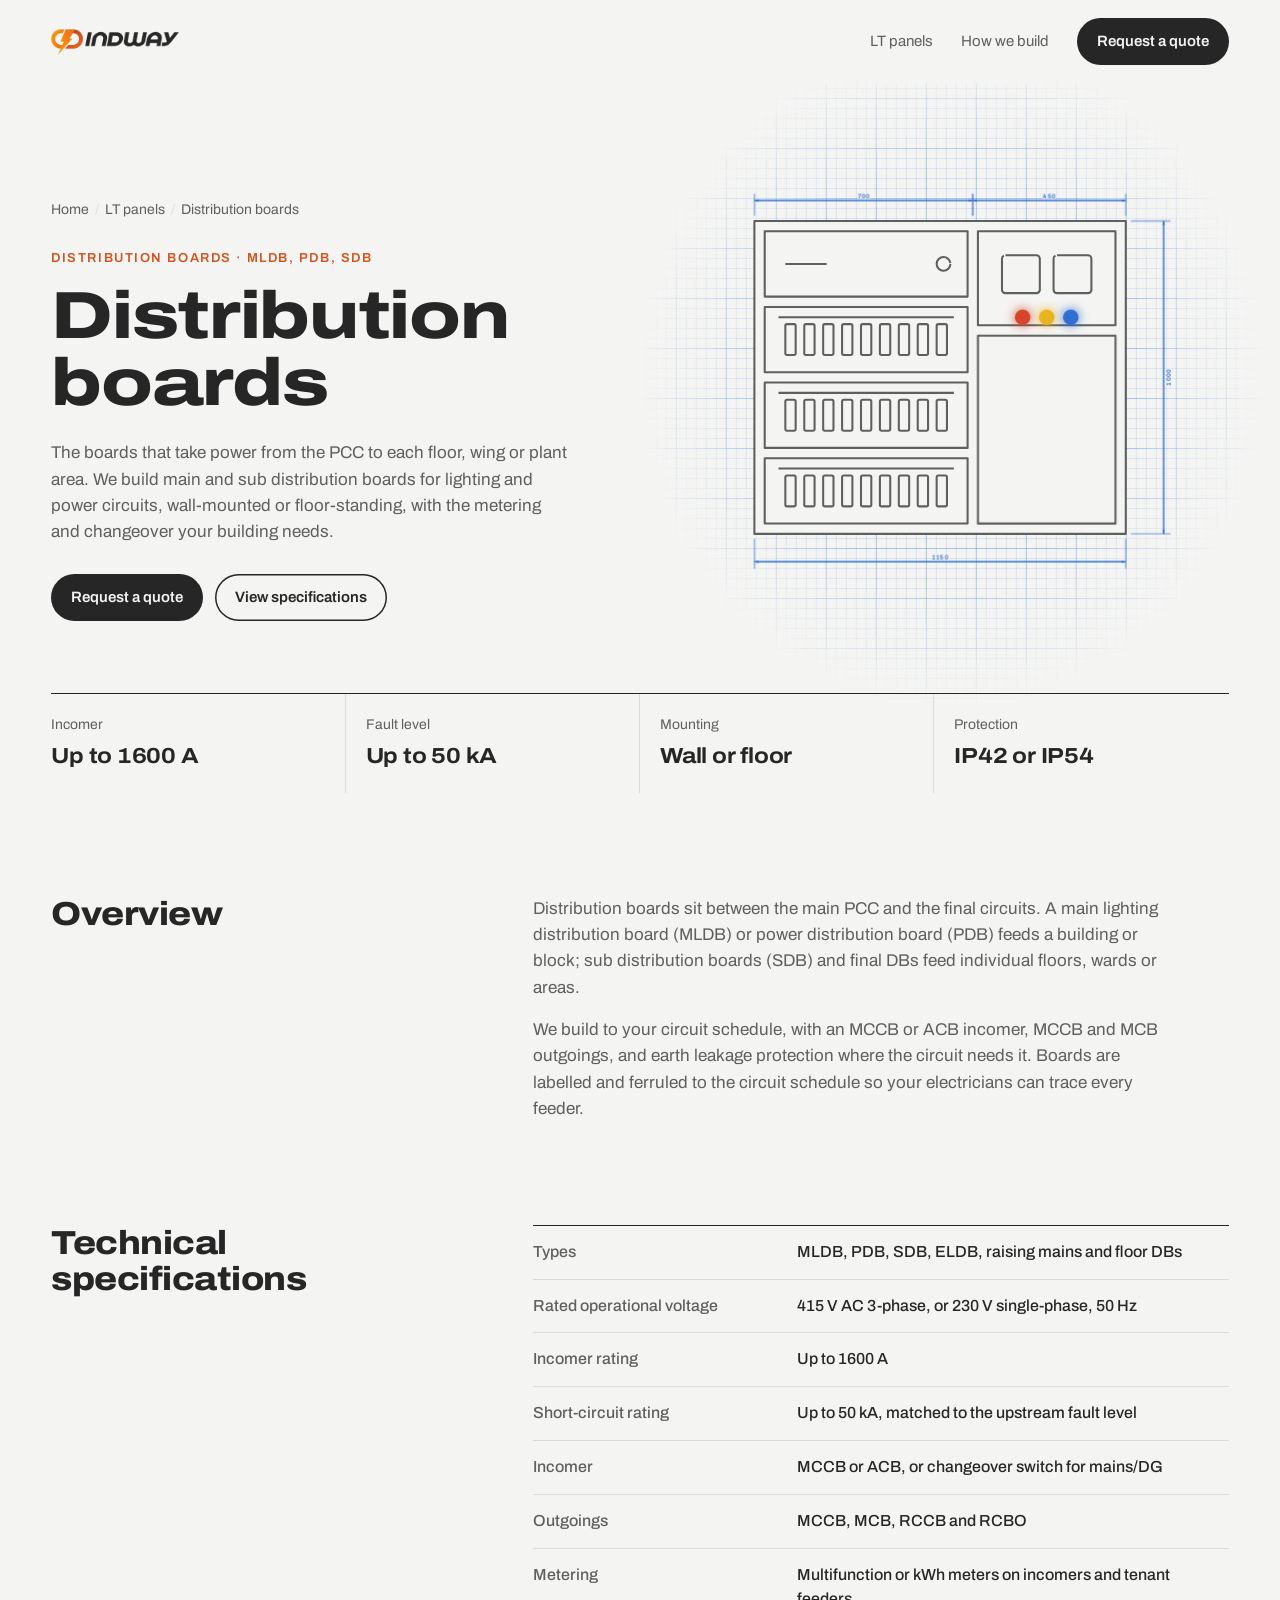
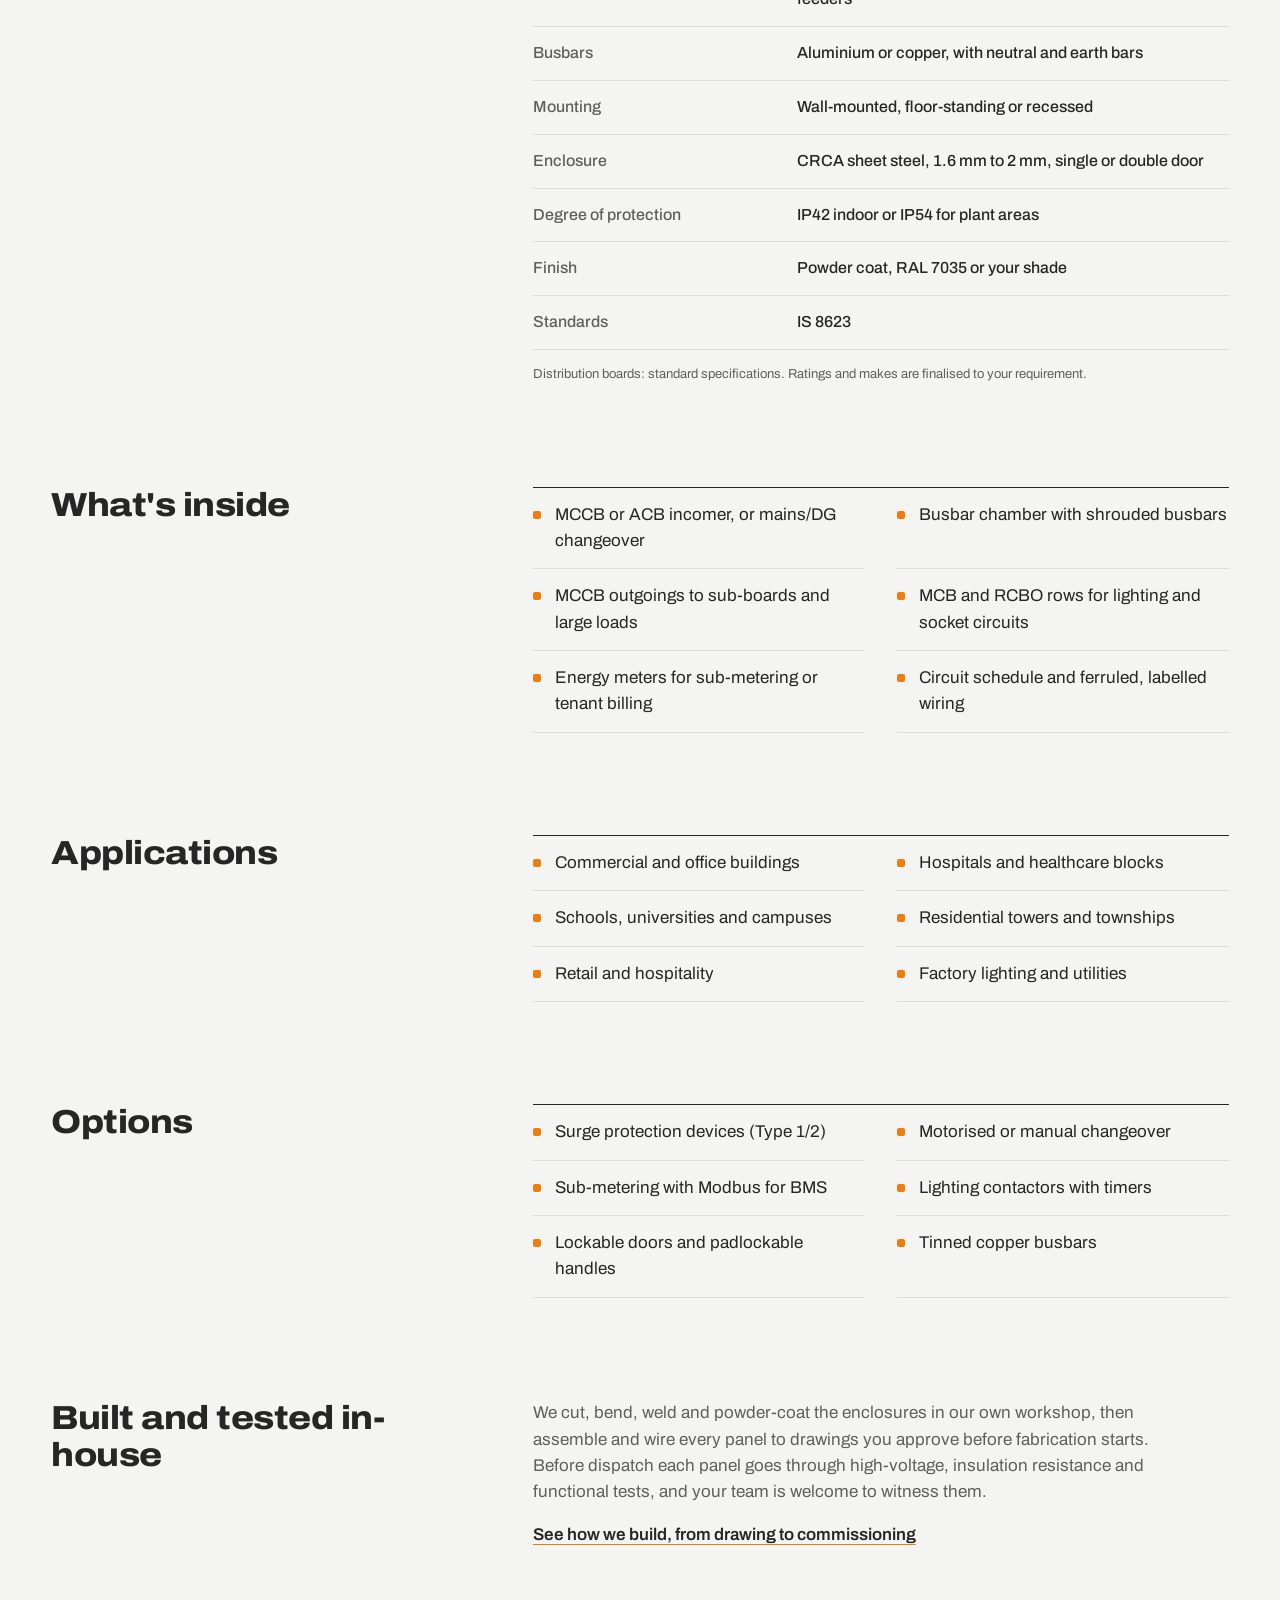
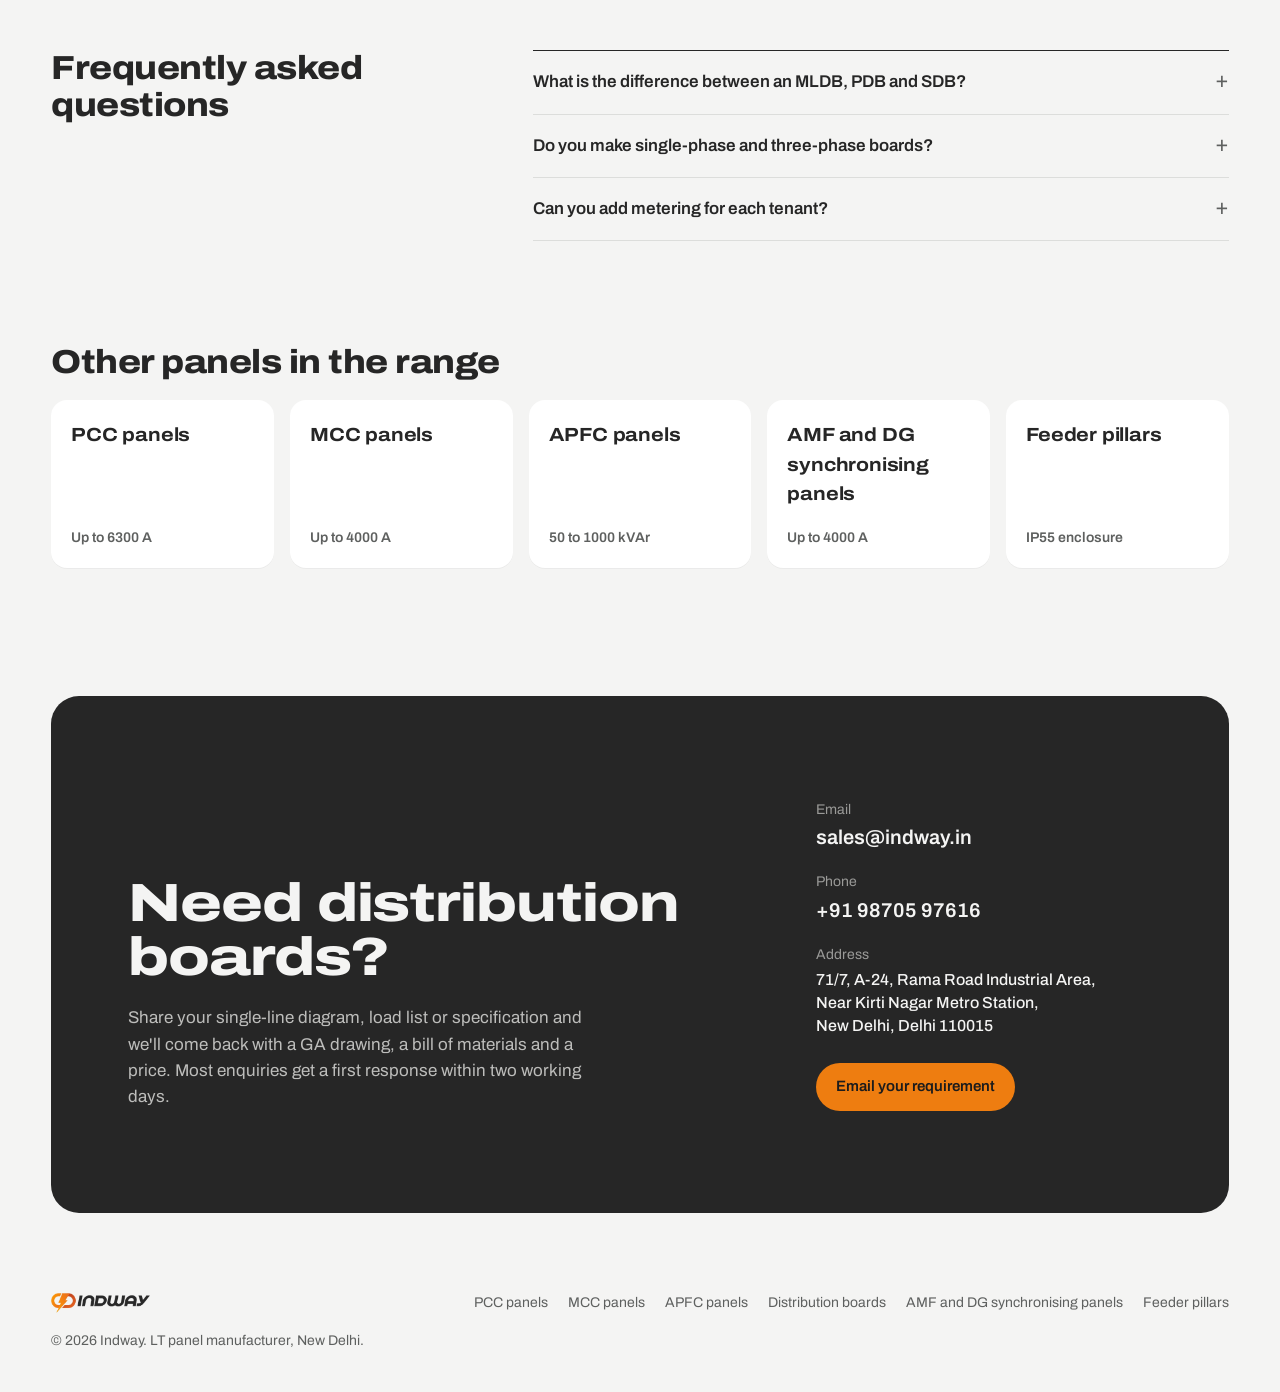
<file: lt-panels/distribution-board/index.html>
<!doctype html>
<html lang="en-IN">
<head>
<meta charset="utf-8">
<meta name="viewport" content="width=device-width, initial-scale=1">
<title>Distribution Board Manufacturer in Delhi NCR | MLDB, PDB, SDB up to 1600 A | Indway</title>
<meta name="description" content="Indway builds main lighting (MLDB), power (PDB) and sub distribution boards (SDB) up to 1600 A for buildings, hospitals and campuses, with MCCB and MCB outgoings. Made in New Delhi.">
<link rel="canonical" href="https://www.indway.in/lt-panels/distribution-board/">
<meta name="robots" content="index, follow">
<meta property="og:type" content="product">
<meta property="og:site_name" content="Indway">
<meta property="og:locale" content="en_IN">
<meta property="og:title" content="Distribution Board Manufacturer in Delhi NCR | MLDB, PDB, SDB up to 1600 A | Indway">
<meta property="og:description" content="Indway builds main lighting (MLDB), power (PDB) and sub distribution boards (SDB) up to 1600 A for buildings, hospitals and campuses, with MCCB and MCB outgoings. Made in New Delhi.">
<meta property="og:url" content="https://www.indway.in/lt-panels/distribution-board/">
<meta property="og:image" content="https://www.indway.in/assets/lt-panel.webp">
<meta name="twitter:card" content="summary_large_image">
<link rel="icon" href="../../assets/indway-mark.png">
<link rel="preconnect" href="https://fonts.googleapis.com">
<link rel="preconnect" href="https://fonts.gstatic.com" crossorigin>
<link href="https://fonts.googleapis.com/css2?family=Archivo:ital,wdth,wght@0,62..125,300..900;1,62..125,300..900&display=swap" rel="stylesheet">
<link rel="stylesheet" href="../../assets/panels.css">
<script type="application/ld+json">
{
  "@context": "https://schema.org",
  "@graph": [
    {
      "@type": "LocalBusiness",
      "@id": "https://www.indway.in/#org",
      "name": "Indway",
      "url": "https://www.indway.in/",
      "logo": "https://www.indway.in/assets/indway-logo.png",
      "image": "https://www.indway.in/assets/lt-panel.webp",
      "email": "sales@indway.in",
      "telephone": "+91-9870597616",
      "address": {
        "@type": "PostalAddress",
        "streetAddress": "71/7, A-24, Rama Road Industrial Area, Near Kirti Nagar Metro Station",
        "addressLocality": "New Delhi",
        "addressRegion": "Delhi",
        "postalCode": "110015",
        "addressCountry": "IN"
      },
      "geo": {
        "@type": "GeoCoordinates",
        "latitude": 28.6595319,
        "longitude": 77.150558
      },
      "areaServed": "IN"
    },
    {
      "@type": "Product",
      "@id": "https://www.indway.in/lt-panels/distribution-board/#product",
      "name": "Distribution boards (MLDB, PDB, SDB)",
      "description": "Indway builds main lighting (MLDB), power (PDB) and sub distribution boards (SDB) up to 1600 A for buildings, hospitals and campuses, with MCCB and MCB outgoings. Made in New Delhi.",
      "url": "https://www.indway.in/lt-panels/distribution-board/",
      "image": "https://www.indway.in/assets/lt-panel.webp",
      "category": "LT panels",
      "brand": {
        "@type": "Brand",
        "name": "Indway"
      },
      "manufacturer": {
        "@id": "https://www.indway.in/#org"
      },
      "additionalProperty": [
        {
          "@type": "PropertyValue",
          "name": "Types",
          "value": "MLDB, PDB, SDB, ELDB, raising mains and floor DBs"
        },
        {
          "@type": "PropertyValue",
          "name": "Rated operational voltage",
          "value": "415 V AC 3-phase, or 230 V single-phase, 50 Hz"
        },
        {
          "@type": "PropertyValue",
          "name": "Incomer rating",
          "value": "Up to 1600 A"
        },
        {
          "@type": "PropertyValue",
          "name": "Short-circuit rating",
          "value": "Up to 50 kA, matched to the upstream fault level"
        },
        {
          "@type": "PropertyValue",
          "name": "Incomer",
          "value": "MCCB or ACB, or changeover switch for mains/DG"
        },
        {
          "@type": "PropertyValue",
          "name": "Outgoings",
          "value": "MCCB, MCB, RCCB and RCBO"
        },
        {
          "@type": "PropertyValue",
          "name": "Metering",
          "value": "Multifunction or kWh meters on incomers and tenant feeders"
        },
        {
          "@type": "PropertyValue",
          "name": "Busbars",
          "value": "Aluminium or copper, with neutral and earth bars"
        },
        {
          "@type": "PropertyValue",
          "name": "Mounting",
          "value": "Wall-mounted, floor-standing or recessed"
        },
        {
          "@type": "PropertyValue",
          "name": "Enclosure",
          "value": "CRCA sheet steel, 1.6 mm to 2 mm, single or double door"
        },
        {
          "@type": "PropertyValue",
          "name": "Degree of protection",
          "value": "IP42 indoor or IP54 for plant areas"
        },
        {
          "@type": "PropertyValue",
          "name": "Finish",
          "value": "Powder coat, RAL 7035 or your shade"
        },
        {
          "@type": "PropertyValue",
          "name": "Standards",
          "value": "IS 8623"
        }
      ]
    },
    {
      "@type": "BreadcrumbList",
      "itemListElement": [
        {
          "@type": "ListItem",
          "position": 1,
          "name": "Home",
          "item": "https://www.indway.in/"
        },
        {
          "@type": "ListItem",
          "position": 2,
          "name": "LT panels",
          "item": "https://www.indway.in/lt-panels/"
        },
        {
          "@type": "ListItem",
          "position": 3,
          "name": "Distribution boards",
          "item": "https://www.indway.in/lt-panels/distribution-board/"
        }
      ]
    },
    {
      "@type": "FAQPage",
      "mainEntity": [
        {
          "@type": "Question",
          "name": "What is the difference between an MLDB, PDB and SDB?",
          "acceptedAnswer": {
            "@type": "Answer",
            "text": "An MLDB (main lighting distribution board) feeds lighting circuits across a building. A PDB (power distribution board) feeds power loads such as sockets, AC units and machines. An SDB (sub distribution board) is fed from either and serves a smaller area."
          }
        },
        {
          "@type": "Question",
          "name": "Do you make single-phase and three-phase boards?",
          "acceptedAnswer": {
            "@type": "Answer",
            "text": "Yes. We build three-phase MLDBs and PDBs up to 1600 A and single- and three-phase final DBs, all to your circuit schedule."
          }
        },
        {
          "@type": "Question",
          "name": "Can you add metering for each tenant?",
          "acceptedAnswer": {
            "@type": "Answer",
            "text": "Yes. We fit kWh or multifunction meters per outgoing feeder, with optional Modbus output to your BMS or billing system."
          }
        }
      ]
    }
  ]
}
</script>
</head>
<body>

<header class="nav">
  <a class="nav__logo" href="../../index.html" aria-label="Indway home"><img src="../../assets/indway-logo.webp" alt="Indway" width="640" height="130"></a>
  <nav class="nav__links" aria-label="Main">
    <a href="../../lt-panels/index.html">LT panels</a>
    <a href="../../index.html#process">How we build</a>
    <a class="btn" href="#contact">Request a quote</a>
  </nav>
</header>

<main>
  <section class="phero">
    <div class="phero__copy">
      <nav class="crumbs" aria-label="Breadcrumb"><ol><li><a href="../../index.html">Home</a></li><li><a href="../index.html">LT panels</a></li><li aria-current="page">Distribution boards</li></ol></nav>
      <p class="eyebrow">Distribution boards · MLDB, PDB, SDB</p>
      <h1 class="display">Distribution boards</h1>
      <p class="lead">The boards that take power from the PCC to each floor, wing or plant area. We build main and sub distribution boards for lighting and power circuits, wall-mounted or floor-standing, with the metering and changeover your building needs.</p>
      <div class="actions">
        <a class="btn" href="#contact">Request a quote</a>
        <a class="btn btn--ghost" href="#specifications">View specifications</a>
      </div>
    </div>
    <figure class="phero__fig">
    <svg class="elev" viewBox="0 0 268 232" role="img" aria-label="Front elevation line drawing of a distribution board with incomer, rows of MCBs and a metering section">
      <rect class="ln solid" pathLength="1" style="--i:1" x="20" y="27.3" width="216" height="182"/>
      <rect class="ln" pathLength="1" style="--i:2" x="26" y="33.3" width="118" height="38.0"/>
      <circle class="ln" pathLength="1" style="--i:3" cx="130" cy="52.3" r="4"/>
      <line class="ln" pathLength="1" style="--i:4" x1="38" y1="52.3" x2="62" y2="52.3"/>
      <rect class="ln" pathLength="1" style="--i:5" x="26" y="77.3" width="118" height="38.0"/>
      <line class="ln" pathLength="1" style="--i:6" x1="34" y1="83.3" x2="136" y2="83.3"/>
      <rect class="ln" pathLength="1" style="--i:7" x="38.0" y="87.3" width="6" height="18" rx="1"/>
      <rect class="ln" pathLength="1" style="--i:8" x="49.0" y="87.3" width="6" height="18" rx="1"/>
      <rect class="ln" pathLength="1" style="--i:9" x="60.0" y="87.3" width="6" height="18" rx="1"/>
      <rect class="ln" pathLength="1" style="--i:10" x="71.0" y="87.3" width="6" height="18" rx="1"/>
      <rect class="ln" pathLength="1" style="--i:11" x="82.0" y="87.3" width="6" height="18" rx="1"/>
      <rect class="ln" pathLength="1" style="--i:12" x="93.0" y="87.3" width="6" height="18" rx="1"/>
      <rect class="ln" pathLength="1" style="--i:13" x="104.0" y="87.3" width="6" height="18" rx="1"/>
      <rect class="ln" pathLength="1" style="--i:14" x="115.0" y="87.3" width="6" height="18" rx="1"/>
      <rect class="ln" pathLength="1" style="--i:15" x="126.0" y="87.3" width="6" height="18" rx="1"/>
      <rect class="ln" pathLength="1" style="--i:16" x="26" y="121.3" width="118" height="38.0"/>
      <line class="ln" pathLength="1" style="--i:17" x1="34" y1="127.3" x2="136" y2="127.3"/>
      <rect class="ln" pathLength="1" style="--i:18" x="38.0" y="131.3" width="6" height="18" rx="1"/>
      <rect class="ln" pathLength="1" style="--i:19" x="49.0" y="131.3" width="6" height="18" rx="1"/>
      <rect class="ln" pathLength="1" style="--i:20" x="60.0" y="131.3" width="6" height="18" rx="1"/>
      <rect class="ln" pathLength="1" style="--i:21" x="71.0" y="131.3" width="6" height="18" rx="1"/>
      <rect class="ln" pathLength="1" style="--i:22" x="82.0" y="131.3" width="6" height="18" rx="1"/>
      <rect class="ln" pathLength="1" style="--i:23" x="93.0" y="131.3" width="6" height="18" rx="1"/>
      <rect class="ln" pathLength="1" style="--i:24" x="104.0" y="131.3" width="6" height="18" rx="1"/>
      <rect class="ln" pathLength="1" style="--i:25" x="115.0" y="131.3" width="6" height="18" rx="1"/>
      <rect class="ln" pathLength="1" style="--i:26" x="126.0" y="131.3" width="6" height="18" rx="1"/>
      <rect class="ln" pathLength="1" style="--i:27" x="26" y="165.3" width="118" height="38.0"/>
      <line class="ln" pathLength="1" style="--i:28" x1="34" y1="171.3" x2="136" y2="171.3"/>
      <rect class="ln" pathLength="1" style="--i:29" x="38.0" y="175.3" width="6" height="18" rx="1"/>
      <rect class="ln" pathLength="1" style="--i:30" x="49.0" y="175.3" width="6" height="18" rx="1"/>
      <rect class="ln" pathLength="1" style="--i:31" x="60.0" y="175.3" width="6" height="18" rx="1"/>
      <rect class="ln" pathLength="1" style="--i:32" x="71.0" y="175.3" width="6" height="18" rx="1"/>
      <rect class="ln" pathLength="1" style="--i:33" x="82.0" y="175.3" width="6" height="18" rx="1"/>
      <rect class="ln" pathLength="1" style="--i:34" x="93.0" y="175.3" width="6" height="18" rx="1"/>
      <rect class="ln" pathLength="1" style="--i:35" x="104.0" y="175.3" width="6" height="18" rx="1"/>
      <rect class="ln" pathLength="1" style="--i:36" x="115.0" y="175.3" width="6" height="18" rx="1"/>
      <rect class="ln" pathLength="1" style="--i:37" x="126.0" y="175.3" width="6" height="18" rx="1"/>
      <rect class="ln" pathLength="1" style="--i:38" x="150" y="33.3" width="80" height="54.7"/>
      <rect class="ln" pathLength="1" style="--i:39" x="164.0" y="47.3" width="22.0" height="22.0" rx="2"/>
      <rect class="ln" pathLength="1" style="--i:40" x="194.0" y="47.3" width="22.0" height="22.0" rx="2"/>
      <circle class="lamp" style="--c:#D6452B" cx="176.0" cy="83.32" r="4.5"/>
      <circle class="lamp" style="--c:#E8B420" cx="190.0" cy="83.32" r="4.5"/>
      <circle class="lamp" style="--c:#2F6FD1" cx="204.0" cy="83.32" r="4.5"/>
      <rect class="ln" pathLength="1" style="--i:41" x="150" y="94.0" width="80" height="109.3"/>
      <g class="dims" style="--fs:3.8" aria-hidden="true">
        <line class="ext" x1="20.0" y1="24.3" x2="20.0" y2="11.4"/>
        <line class="ext" x1="147.0" y1="24.3" x2="147.0" y2="11.4"/>
        <line x1="20.0" y1="15.4" x2="147.0" y2="15.4"/>
        <polygon class="arrow" points="20.0,15.4 22.3,14.6 22.3,16.3"/>
        <polygon class="arrow" points="147.0,15.4 144.7,16.3 144.7,14.6"/>
        <text x="83.5" y="14.3">700</text>
        <line class="ext" x1="147.0" y1="24.3" x2="147.0" y2="11.4"/>
        <line class="ext" x1="236.0" y1="24.3" x2="236.0" y2="11.4"/>
        <line x1="147.0" y1="15.4" x2="236.0" y2="15.4"/>
        <polygon class="arrow" points="147.0,15.4 149.3,14.6 149.3,16.3"/>
        <polygon class="arrow" points="236.0,15.4 233.7,16.3 233.7,14.6"/>
        <text x="191.5" y="14.3">450</text>
        <line class="ext" x1="20.0" y1="212.3" x2="20.0" y2="229.5"/>
        <line class="ext" x1="236.0" y1="212.3" x2="236.0" y2="229.5"/>
        <line x1="20.0" y1="225.5" x2="236.0" y2="225.5"/>
        <polygon class="arrow" points="20.0,225.5 22.3,224.7 22.3,226.3"/>
        <polygon class="arrow" points="236.0,225.5 233.7,226.3 233.7,224.7"/>
        <text x="128.0" y="224.4">1150</text>
        <line class="ext" x1="239.0" y1="27.3" x2="262.0" y2="27.3"/>
        <line class="ext" x1="239.0" y1="209.3" x2="262.0" y2="209.3"/>
        <line x1="258.0" y1="27.3" x2="258.0" y2="209.3"/>
        <polygon class="arrow" points="258.0,27.3 258.8,29.6 257.2,29.6"/>
        <polygon class="arrow" points="258.0,209.3 257.2,207.0 258.8,207.0"/>
        <text x="262.2" y="118.3" transform="rotate(-90 262.2 118.3)">1000</text>
      </g>
    </svg>
    </figure>
    <dl class="keys">
      <div><dt>Incomer</dt><dd>Up to 1600 A</dd></div>
      <div><dt>Fault level</dt><dd>Up to 50 kA</dd></div>
      <div><dt>Mounting</dt><dd>Wall or floor</dd></div>
      <div><dt>Protection</dt><dd>IP42 or IP54</dd></div>
    </dl>
  </section>

  <section class="sec" aria-labelledby="overview">
    <h2 id="overview">Overview</h2>
    <div class="sec__body prose">
        <p>Distribution boards sit between the main PCC and the final circuits. A main lighting distribution board (MLDB) or power distribution board (PDB) feeds a building or block; sub distribution boards (SDB) and final DBs feed individual floors, wards or areas.</p>
        <p>We build to your circuit schedule, with an MCCB or ACB incomer, MCCB and MCB outgoings, and earth leakage protection where the circuit needs it. Boards are labelled and ferruled to the circuit schedule so your electricians can trace every feeder.</p>
    </div>
  </section>

  <section class="sec" aria-labelledby="specifications">
    <h2 id="specifications">Technical specifications</h2>
    <div class="sec__body">
      <table class="spec">
        <caption>Distribution boards: standard specifications. Ratings and makes are finalised to your requirement.</caption>
        <tbody>
          <tr><th scope="row">Types</th><td>MLDB, PDB, SDB, ELDB, raising mains and floor DBs</td></tr>
          <tr><th scope="row">Rated operational voltage</th><td>415 V AC 3-phase, or 230 V single-phase, 50 Hz</td></tr>
          <tr><th scope="row">Incomer rating</th><td>Up to 1600 A</td></tr>
          <tr><th scope="row">Short-circuit rating</th><td>Up to 50 kA, matched to the upstream fault level</td></tr>
          <tr><th scope="row">Incomer</th><td>MCCB or ACB, or changeover switch for mains/DG</td></tr>
          <tr><th scope="row">Outgoings</th><td>MCCB, MCB, RCCB and RCBO</td></tr>
          <tr><th scope="row">Metering</th><td>Multifunction or kWh meters on incomers and tenant feeders</td></tr>
          <tr><th scope="row">Busbars</th><td>Aluminium or copper, with neutral and earth bars</td></tr>
          <tr><th scope="row">Mounting</th><td>Wall-mounted, floor-standing or recessed</td></tr>
          <tr><th scope="row">Enclosure</th><td>CRCA sheet steel, 1.6 mm to 2 mm, single or double door</td></tr>
          <tr><th scope="row">Degree of protection</th><td>IP42 indoor or IP54 for plant areas</td></tr>
          <tr><th scope="row">Finish</th><td>Powder coat, RAL 7035 or your shade</td></tr>
          <tr><th scope="row">Standards</th><td>IS 8623</td></tr>
        </tbody>
      </table>
    </div>
  </section>

  <section class="sec" aria-labelledby="inside">
    <h2 id="inside">What's inside</h2>
    <div class="sec__body"><ul class="ticks"><li>MCCB or ACB incomer, or mains/DG changeover</li><li>Busbar chamber with shrouded busbars</li><li>MCCB outgoings to sub-boards and large loads</li><li>MCB and RCBO rows for lighting and socket circuits</li><li>Energy meters for sub-metering or tenant billing</li><li>Circuit schedule and ferruled, labelled wiring</li></ul></div>
  </section>

  <section class="sec" aria-labelledby="applications">
    <h2 id="applications">Applications</h2>
    <div class="sec__body"><ul class="ticks"><li>Commercial and office buildings</li><li>Hospitals and healthcare blocks</li><li>Schools, universities and campuses</li><li>Residential towers and townships</li><li>Retail and hospitality</li><li>Factory lighting and utilities</li></ul></div>
  </section>

  <section class="sec" aria-labelledby="options">
    <h2 id="options">Options</h2>
    <div class="sec__body"><ul class="ticks"><li>Surge protection devices (Type 1/2)</li><li>Motorised or manual changeover</li><li>Sub-metering with Modbus for BMS</li><li>Lighting contactors with timers</li><li>Lockable doors and padlockable handles</li><li>Tinned copper busbars</li></ul></div>
  </section>

  <section class="sec" aria-labelledby="quality">
    <h2 id="quality">Built and tested in-house</h2>
    <div class="sec__body prose">
      <p>We cut, bend, weld and powder-coat the enclosures in our own workshop, then assemble and wire every panel to drawings you approve before fabrication starts. Before dispatch each panel goes through high-voltage, insulation resistance and functional tests, and your team is welcome to witness them.</p>
      <p><a class="more" href="../../index.html#process">See how we build, from drawing to commissioning</a></p>
    </div>
  </section>

  <section class="sec" aria-labelledby="faq">
    <h2 id="faq">Frequently asked questions</h2>
    <div class="sec__body faq">
        <details><summary>What is the difference between an MLDB, PDB and SDB?</summary><p>An MLDB (main lighting distribution board) feeds lighting circuits across a building. A PDB (power distribution board) feeds power loads such as sockets, AC units and machines. An SDB (sub distribution board) is fed from either and serves a smaller area.</p></details>
        <details><summary>Do you make single-phase and three-phase boards?</summary><p>Yes. We build three-phase MLDBs and PDBs up to 1600 A and single- and three-phase final DBs, all to your circuit schedule.</p></details>
        <details><summary>Can you add metering for each tenant?</summary><p>Yes. We fit kWh or multifunction meters per outgoing feeder, with optional Modbus output to your BMS or billing system.</p></details>
    </div>
  </section>

  <section class="sec sec--others" aria-labelledby="range">
    <h2 id="range">Other panels in the range</h2>
    <ul class="others">
      <li><a href="../pcc-panel/index.html"><h3>PCC panels</h3><span>Up to 6300 A</span></a></li>
      <li><a href="../mcc-panel/index.html"><h3>MCC panels</h3><span>Up to 4000 A</span></a></li>
      <li><a href="../apfc-panel/index.html"><h3>APFC panels</h3><span>50 to 1000 kVAr</span></a></li>
      <li><a href="../amf-synchronising-panel/index.html"><h3>AMF and DG synchronising panels</h3><span>Up to 4000 A</span></a></li>
      <li><a href="../feeder-pillar/index.html"><h3>Feeder pillars</h3><span>IP55 enclosure</span></a></li>
    </ul>
  </section>

  <section class="contact" id="contact">
    <div>
      <h2 class="display">Need distribution boards?</h2>
      <p>Share your single-line diagram, load list or specification and we&#x27;ll come back with a GA drawing, a bill of materials and a price. Most enquiries get a first response within two working days.</p>
    </div>
    <dl>
      <div><dt>Email</dt><dd><a href="mailto:sales@indway.in">sales@indway.in</a></dd></div>
      <div><dt>Phone</dt><dd><a href="tel:+919870597616">+91 98705 97616</a></dd></div>
      <div><dt>Address</dt><dd class="addr"><a href="https://maps.app.goo.gl/15yAY2vmVzK5yvjX9" target="_blank" rel="noopener">71/7, A-24, Rama Road Industrial Area,<br>Near Kirti Nagar Metro Station,<br>New Delhi, Delhi 110015</a></dd></div>
      <a class="btn" href="mailto:sales@indway.in?subject=Distribution%20boards%20enquiry">Email your requirement</a>
    </dl>
  </section>
</main>

<footer>
  <a href="../../index.html" aria-label="Indway home"><img src="../../assets/indway-logo.webp" alt="Indway" width="640" height="130"></a>
  <nav class="footer__links" aria-label="LT panels">
    <a href="../../lt-panels/pcc-panel/index.html">PCC panels</a>
    <a href="../../lt-panels/mcc-panel/index.html">MCC panels</a>
    <a href="../../lt-panels/apfc-panel/index.html">APFC panels</a>
    <a href="../../lt-panels/distribution-board/index.html">Distribution boards</a>
    <a href="../../lt-panels/amf-synchronising-panel/index.html">AMF and DG synchronising panels</a>
    <a href="../../lt-panels/feeder-pillar/index.html">Feeder pillars</a>
  </nav>
  <span>© 2026 Indway. LT panel manufacturer, New Delhi.</span>
</footer>

</body>
</html>
</file>
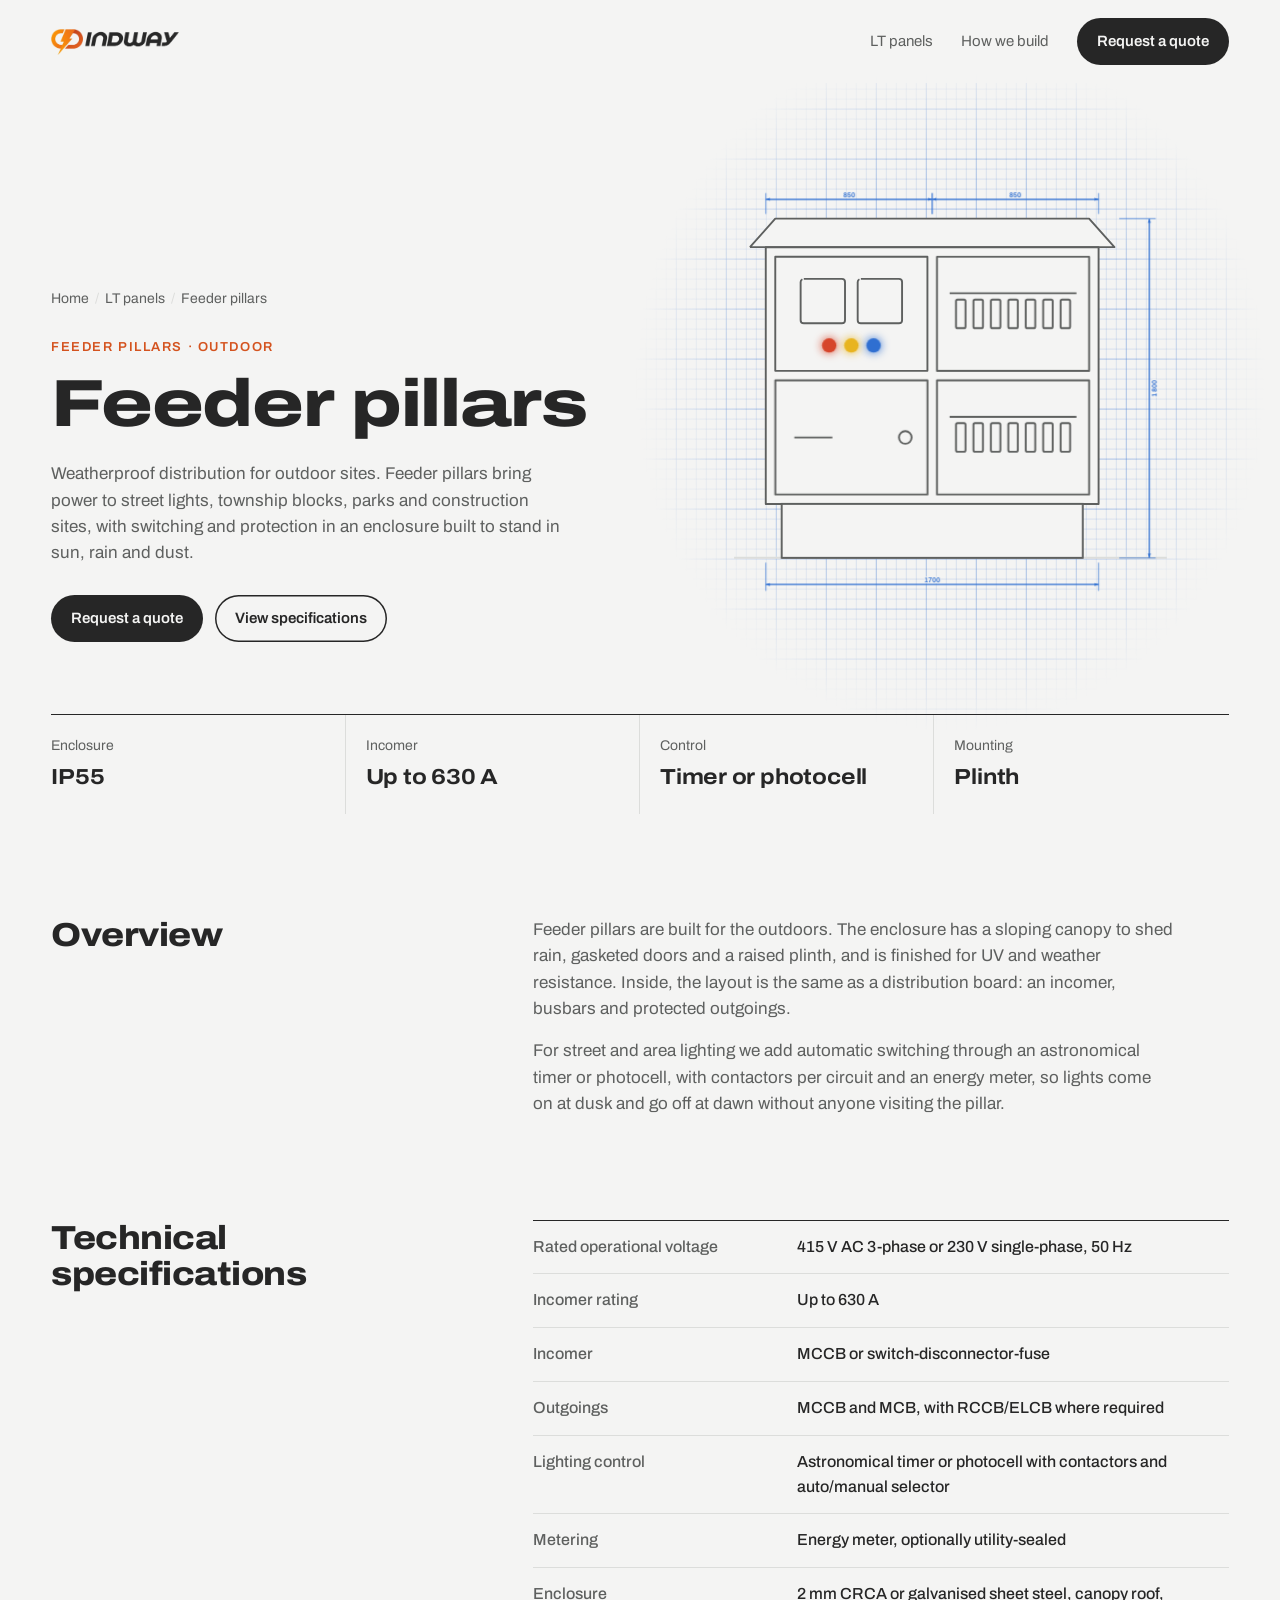
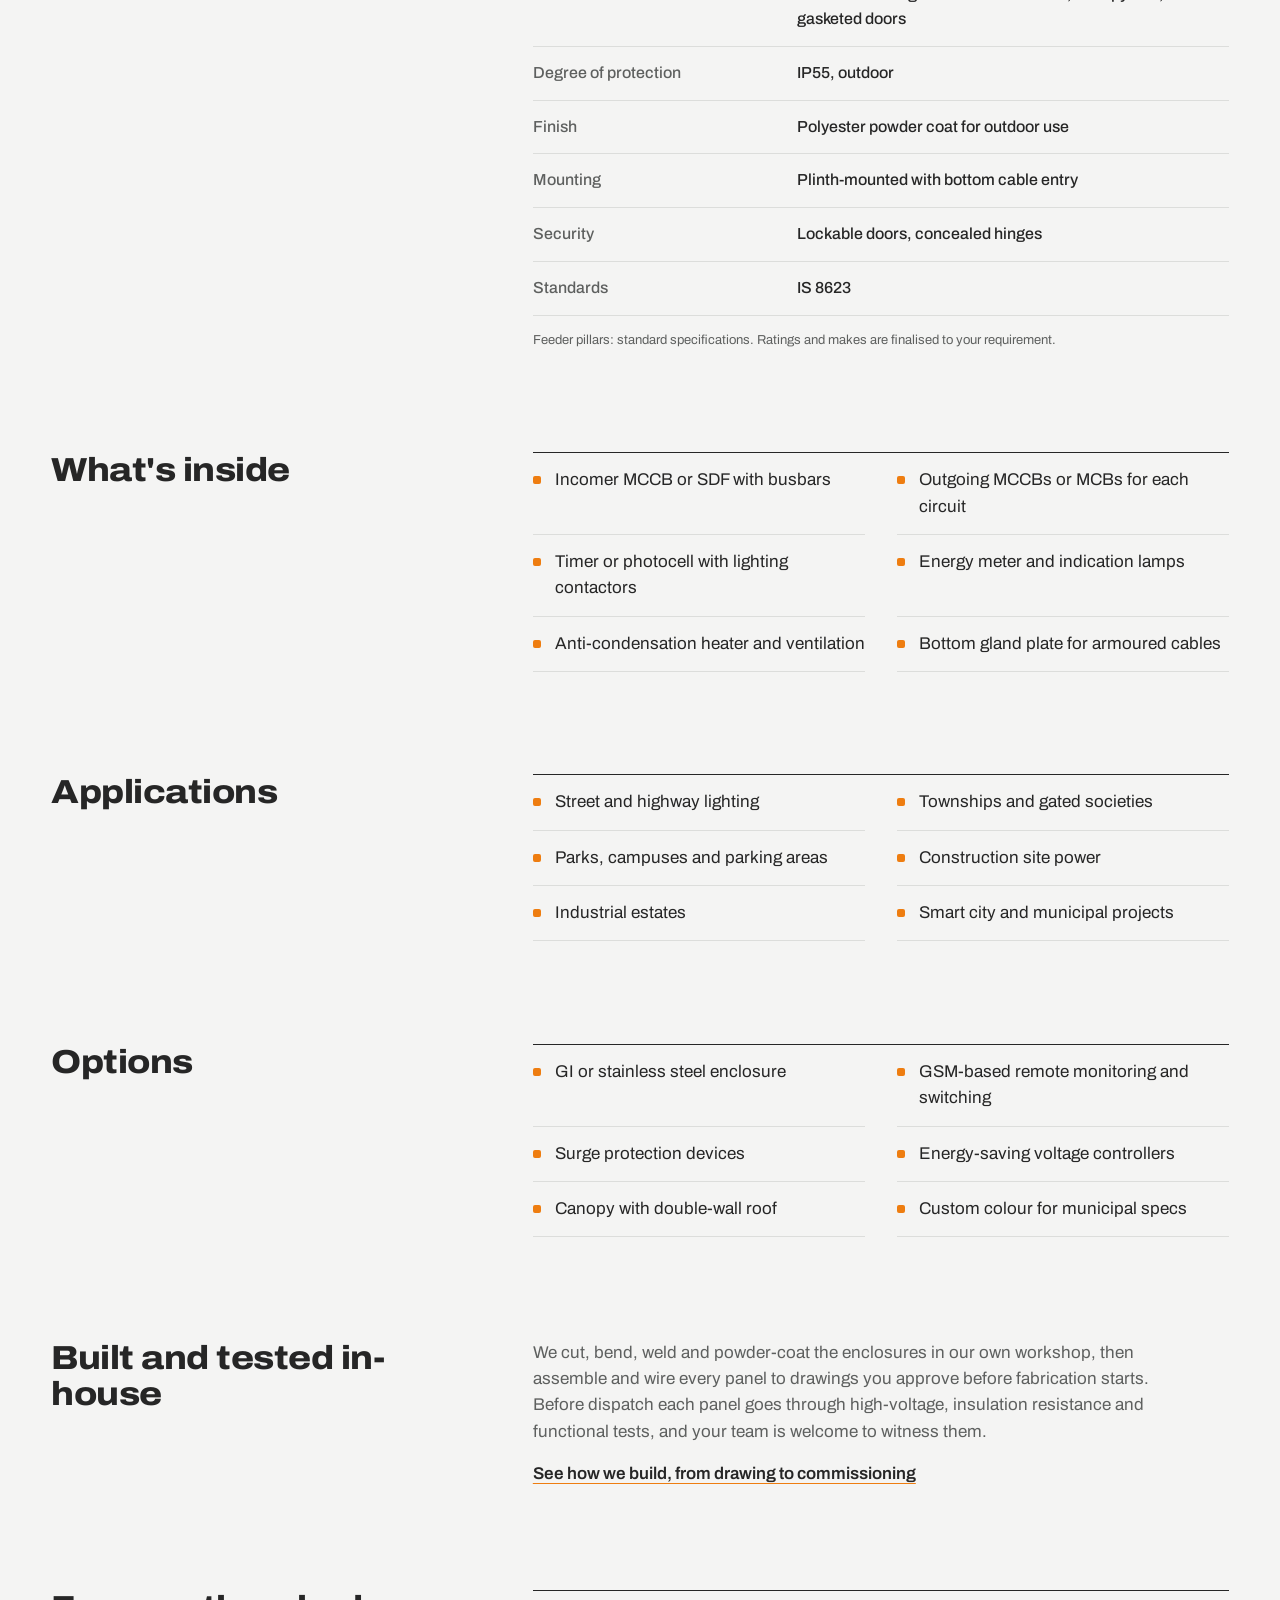
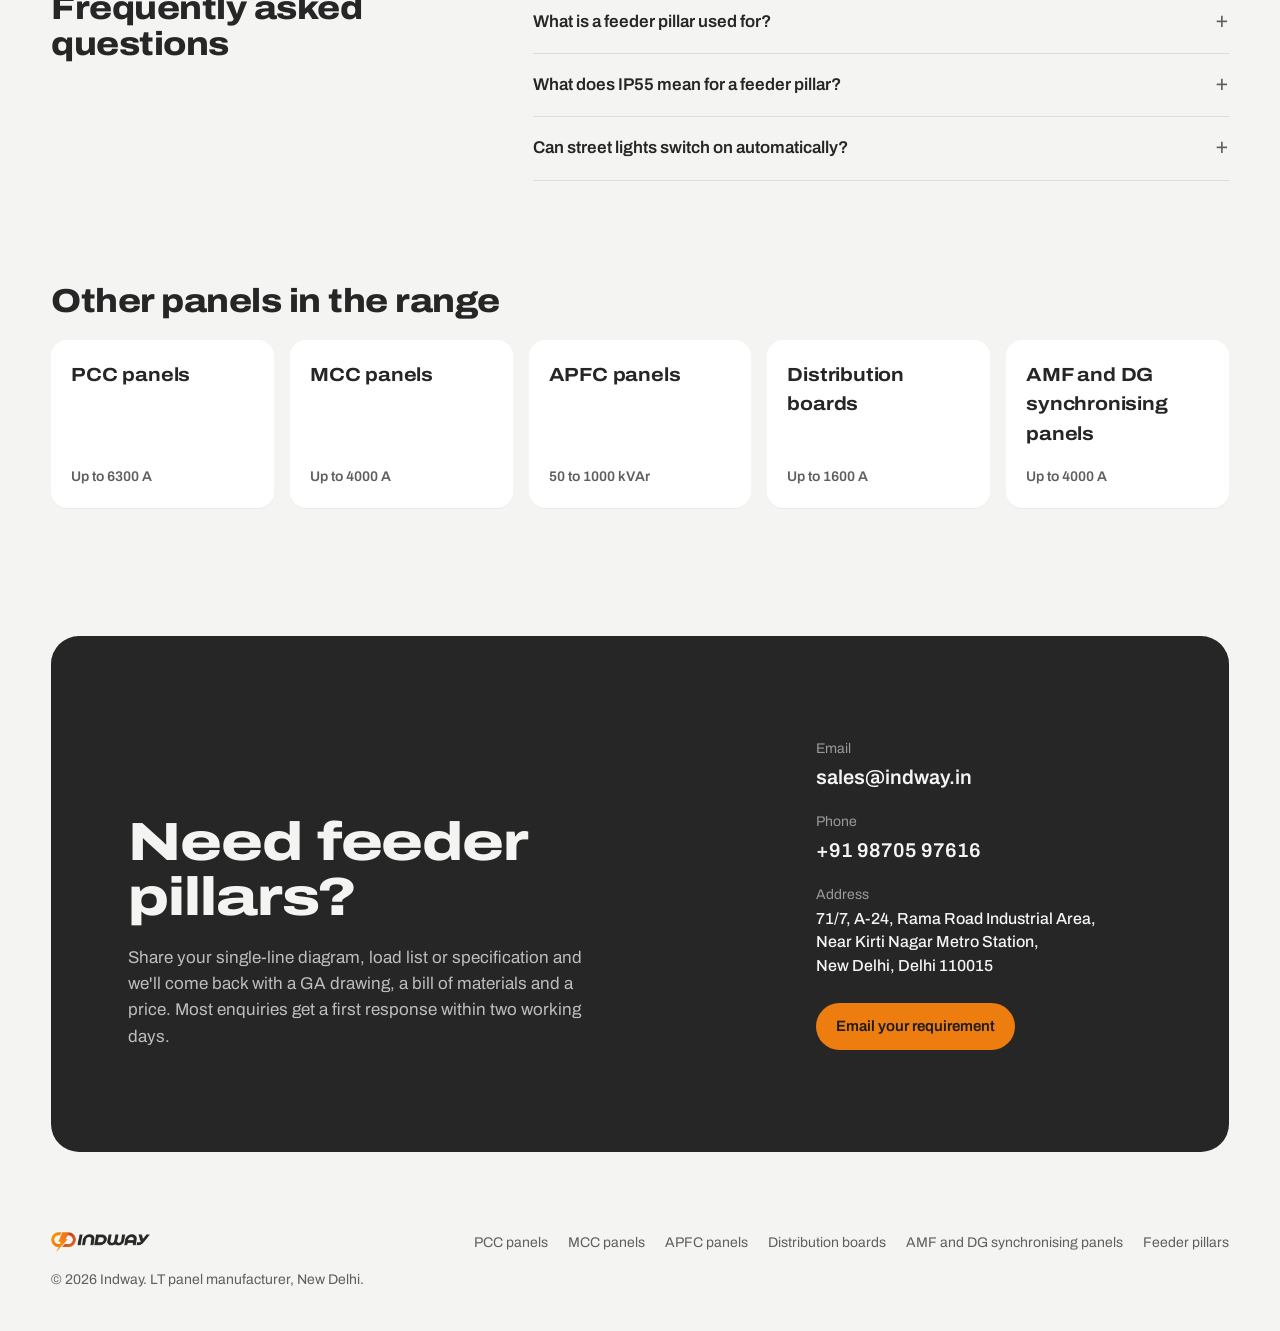
<file: lt-panels/feeder-pillar/index.html>
<!doctype html>
<html lang="en-IN">
<head>
<meta charset="utf-8">
<meta name="viewport" content="width=device-width, initial-scale=1">
<title>Feeder Pillar Manufacturer in Delhi NCR | IP55 Outdoor Street Light Panels | Indway</title>
<meta name="description" content="Indway builds IP55 outdoor feeder pillars for street lighting, townships and site distribution, with timers, contactors, metering and MCB or MCCB outgoings. Made in New Delhi.">
<link rel="canonical" href="https://www.indway.in/lt-panels/feeder-pillar/">
<meta name="robots" content="index, follow">
<meta property="og:type" content="product">
<meta property="og:site_name" content="Indway">
<meta property="og:locale" content="en_IN">
<meta property="og:title" content="Feeder Pillar Manufacturer in Delhi NCR | IP55 Outdoor Street Light Panels | Indway">
<meta property="og:description" content="Indway builds IP55 outdoor feeder pillars for street lighting, townships and site distribution, with timers, contactors, metering and MCB or MCCB outgoings. Made in New Delhi.">
<meta property="og:url" content="https://www.indway.in/lt-panels/feeder-pillar/">
<meta property="og:image" content="https://www.indway.in/assets/lt-panel.webp">
<meta name="twitter:card" content="summary_large_image">
<link rel="icon" href="../../assets/indway-mark.png">
<link rel="preconnect" href="https://fonts.googleapis.com">
<link rel="preconnect" href="https://fonts.gstatic.com" crossorigin>
<link href="https://fonts.googleapis.com/css2?family=Archivo:ital,wdth,wght@0,62..125,300..900;1,62..125,300..900&display=swap" rel="stylesheet">
<link rel="stylesheet" href="../../assets/panels.css">
<script type="application/ld+json">
{
  "@context": "https://schema.org",
  "@graph": [
    {
      "@type": "LocalBusiness",
      "@id": "https://www.indway.in/#org",
      "name": "Indway",
      "url": "https://www.indway.in/",
      "logo": "https://www.indway.in/assets/indway-logo.png",
      "image": "https://www.indway.in/assets/lt-panel.webp",
      "email": "sales@indway.in",
      "telephone": "+91-9870597616",
      "address": {
        "@type": "PostalAddress",
        "streetAddress": "71/7, A-24, Rama Road Industrial Area, Near Kirti Nagar Metro Station",
        "addressLocality": "New Delhi",
        "addressRegion": "Delhi",
        "postalCode": "110015",
        "addressCountry": "IN"
      },
      "geo": {
        "@type": "GeoCoordinates",
        "latitude": 28.6595319,
        "longitude": 77.150558
      },
      "areaServed": "IN"
    },
    {
      "@type": "Product",
      "@id": "https://www.indway.in/lt-panels/feeder-pillar/#product",
      "name": "Feeder pillars",
      "description": "Indway builds IP55 outdoor feeder pillars for street lighting, townships and site distribution, with timers, contactors, metering and MCB or MCCB outgoings. Made in New Delhi.",
      "url": "https://www.indway.in/lt-panels/feeder-pillar/",
      "image": "https://www.indway.in/assets/lt-panel.webp",
      "category": "LT panels",
      "brand": {
        "@type": "Brand",
        "name": "Indway"
      },
      "manufacturer": {
        "@id": "https://www.indway.in/#org"
      },
      "additionalProperty": [
        {
          "@type": "PropertyValue",
          "name": "Rated operational voltage",
          "value": "415 V AC 3-phase or 230 V single-phase, 50 Hz"
        },
        {
          "@type": "PropertyValue",
          "name": "Incomer rating",
          "value": "Up to 630 A"
        },
        {
          "@type": "PropertyValue",
          "name": "Incomer",
          "value": "MCCB or switch-disconnector-fuse"
        },
        {
          "@type": "PropertyValue",
          "name": "Outgoings",
          "value": "MCCB and MCB, with RCCB/ELCB where required"
        },
        {
          "@type": "PropertyValue",
          "name": "Lighting control",
          "value": "Astronomical timer or photocell with contactors and auto/manual selector"
        },
        {
          "@type": "PropertyValue",
          "name": "Metering",
          "value": "Energy meter, optionally utility-sealed"
        },
        {
          "@type": "PropertyValue",
          "name": "Enclosure",
          "value": "2 mm CRCA or galvanised sheet steel, canopy roof, gasketed doors"
        },
        {
          "@type": "PropertyValue",
          "name": "Degree of protection",
          "value": "IP55, outdoor"
        },
        {
          "@type": "PropertyValue",
          "name": "Finish",
          "value": "Polyester powder coat for outdoor use"
        },
        {
          "@type": "PropertyValue",
          "name": "Mounting",
          "value": "Plinth-mounted with bottom cable entry"
        },
        {
          "@type": "PropertyValue",
          "name": "Security",
          "value": "Lockable doors, concealed hinges"
        },
        {
          "@type": "PropertyValue",
          "name": "Standards",
          "value": "IS 8623"
        }
      ]
    },
    {
      "@type": "BreadcrumbList",
      "itemListElement": [
        {
          "@type": "ListItem",
          "position": 1,
          "name": "Home",
          "item": "https://www.indway.in/"
        },
        {
          "@type": "ListItem",
          "position": 2,
          "name": "LT panels",
          "item": "https://www.indway.in/lt-panels/"
        },
        {
          "@type": "ListItem",
          "position": 3,
          "name": "Feeder pillars",
          "item": "https://www.indway.in/lt-panels/feeder-pillar/"
        }
      ]
    },
    {
      "@type": "FAQPage",
      "mainEntity": [
        {
          "@type": "Question",
          "name": "What is a feeder pillar used for?",
          "acceptedAnswer": {
            "@type": "Answer",
            "text": "A feeder pillar is an outdoor distribution panel. It takes power from the supply cable and distributes it to street lights, buildings or equipment on a site, with protection and switching for each outgoing circuit."
          }
        },
        {
          "@type": "Question",
          "name": "What does IP55 mean for a feeder pillar?",
          "acceptedAnswer": {
            "@type": "Answer",
            "text": "IP55 means the enclosure is protected against dust ingress that would harm the equipment and against water jets from any direction, which suits outdoor installation in Indian weather."
          }
        },
        {
          "@type": "Question",
          "name": "Can street lights switch on automatically?",
          "acceptedAnswer": {
            "@type": "Answer",
            "text": "Yes. We fit an astronomical timer, which calculates sunset and sunrise for your location, or a photocell, driving contactors for each lighting circuit."
          }
        }
      ]
    }
  ]
}
</script>
</head>
<body>

<header class="nav">
  <a class="nav__logo" href="../../index.html" aria-label="Indway home"><img src="../../assets/indway-logo.webp" alt="Indway" width="640" height="130"></a>
  <nav class="nav__links" aria-label="Main">
    <a href="../../lt-panels/index.html">LT panels</a>
    <a href="../../index.html#process">How we build</a>
    <a class="btn" href="#contact">Request a quote</a>
  </nav>
</header>

<main>
  <section class="phero">
    <div class="phero__copy">
      <nav class="crumbs" aria-label="Breadcrumb"><ol><li><a href="../../index.html">Home</a></li><li><a href="../index.html">LT panels</a></li><li aria-current="page">Feeder pillars</li></ol></nav>
      <p class="eyebrow">Feeder pillars · Outdoor</p>
      <h1 class="display">Feeder pillars</h1>
      <p class="lead">Weatherproof distribution for outdoor sites. Feeder pillars bring power to street lights, township blocks, parks and construction sites, with switching and protection in an enclosure built to stand in sun, rain and dust.</p>
      <div class="actions">
        <a class="btn" href="#contact">Request a quote</a>
        <a class="btn btn--ghost" href="#specifications">View specifications</a>
      </div>
    </div>
    <figure class="phero__fig">
    <svg class="elev" viewBox="0 0 273 265" role="img" aria-label="Front elevation line drawing of an outdoor feeder pillar with canopy roof, metering and timer section and rows of MCBs on a plinth">
      <line class="ln floor" pathLength="1" style="--i:0" x1="0" y1="242.16" x2="273.04" y2="242.16"/>
      <polyline class="ln solid" pathLength="1" style="--i:1" points="10,46.16 26,28.159999999999997 224,28.159999999999997 240,46.16 10,46.16"/>
      <rect class="ln solid" pathLength="1" style="--i:2" x="20" y="46.2" width="210" height="162"/>
      <rect class="ln" pathLength="1" style="--i:3" x="26" y="52.2" width="96" height="72.0"/>
      <rect class="ln" pathLength="1" style="--i:4" x="42.0" y="66.2" width="28" height="28" rx="2"/>
      <rect class="ln" pathLength="1" style="--i:5" x="78.0" y="66.2" width="28" height="28" rx="2"/>
      <circle class="lamp" style="--c:#D6452B" cx="60.0" cy="108.16" r="4.5"/>
      <circle class="lamp" style="--c:#E8B420" cx="74.0" cy="108.16" r="4.5"/>
      <circle class="lamp" style="--c:#2F6FD1" cx="88.0" cy="108.16" r="4.5"/>
      <rect class="ln" pathLength="1" style="--i:6" x="26" y="130.2" width="96" height="72.0"/>
      <circle class="ln" pathLength="1" style="--i:7" cx="108" cy="166.2" r="4"/>
      <line class="ln" pathLength="1" style="--i:8" x1="38" y1="166.2" x2="62" y2="166.2"/>
      <rect class="ln" pathLength="1" style="--i:9" x="128" y="52.2" width="96" height="72.0"/>
      <line class="ln" pathLength="1" style="--i:10" x1="136" y1="75.2" x2="216" y2="75.2"/>
      <rect class="ln" pathLength="1" style="--i:11" x="140.0" y="79.2" width="6" height="18" rx="1"/>
      <rect class="ln" pathLength="1" style="--i:12" x="151.0" y="79.2" width="6" height="18" rx="1"/>
      <rect class="ln" pathLength="1" style="--i:13" x="162.0" y="79.2" width="6" height="18" rx="1"/>
      <rect class="ln" pathLength="1" style="--i:14" x="173.0" y="79.2" width="6" height="18" rx="1"/>
      <rect class="ln" pathLength="1" style="--i:15" x="184.0" y="79.2" width="6" height="18" rx="1"/>
      <rect class="ln" pathLength="1" style="--i:16" x="195.0" y="79.2" width="6" height="18" rx="1"/>
      <rect class="ln" pathLength="1" style="--i:17" x="206.0" y="79.2" width="6" height="18" rx="1"/>
      <rect class="ln" pathLength="1" style="--i:18" x="128" y="130.2" width="96" height="72.0"/>
      <line class="ln" pathLength="1" style="--i:19" x1="136" y1="153.2" x2="216" y2="153.2"/>
      <rect class="ln" pathLength="1" style="--i:20" x="140.0" y="157.2" width="6" height="18" rx="1"/>
      <rect class="ln" pathLength="1" style="--i:21" x="151.0" y="157.2" width="6" height="18" rx="1"/>
      <rect class="ln" pathLength="1" style="--i:22" x="162.0" y="157.2" width="6" height="18" rx="1"/>
      <rect class="ln" pathLength="1" style="--i:23" x="173.0" y="157.2" width="6" height="18" rx="1"/>
      <rect class="ln" pathLength="1" style="--i:24" x="184.0" y="157.2" width="6" height="18" rx="1"/>
      <rect class="ln" pathLength="1" style="--i:25" x="195.0" y="157.2" width="6" height="18" rx="1"/>
      <rect class="ln" pathLength="1" style="--i:26" x="206.0" y="157.2" width="6" height="18" rx="1"/>
      <rect class="ln solid" pathLength="1" style="--i:27" x="30" y="208.2" width="190" height="34"/>
      <g class="dims" style="--fs:4.4" aria-hidden="true">
        <line class="ext" x1="20.0" y1="25.2" x2="20.0" y2="12.0"/>
        <line class="ext" x1="125.0" y1="25.2" x2="125.0" y2="12.0"/>
        <line x1="20.0" y1="16.0" x2="125.0" y2="16.0"/>
        <polygon class="arrow" points="20.0,16.0 22.6,15.0 22.6,16.9"/>
        <polygon class="arrow" points="125.0,16.0 122.4,16.9 122.4,15.0"/>
        <text x="72.5" y="14.6">850</text>
        <line class="ext" x1="125.0" y1="25.2" x2="125.0" y2="12.0"/>
        <line class="ext" x1="230.0" y1="25.2" x2="230.0" y2="12.0"/>
        <line x1="125.0" y1="16.0" x2="230.0" y2="16.0"/>
        <polygon class="arrow" points="125.0,16.0 127.6,15.0 127.6,16.9"/>
        <polygon class="arrow" points="230.0,16.0 227.4,16.9 227.4,15.0"/>
        <text x="177.5" y="14.6">850</text>
        <line class="ext" x1="20.0" y1="245.2" x2="20.0" y2="263.0"/>
        <line class="ext" x1="230.0" y1="245.2" x2="230.0" y2="263.0"/>
        <line x1="20.0" y1="259.0" x2="230.0" y2="259.0"/>
        <polygon class="arrow" points="20.0,259.0 22.6,258.0 22.6,260.0"/>
        <polygon class="arrow" points="230.0,259.0 227.4,260.0 227.4,258.0"/>
        <text x="125.0" y="257.7">1700</text>
        <line class="ext" x1="243.0" y1="28.2" x2="266.0" y2="28.2"/>
        <line class="ext" x1="243.0" y1="242.2" x2="266.0" y2="242.2"/>
        <line x1="262.0" y1="28.2" x2="262.0" y2="242.2"/>
        <polygon class="arrow" points="262.0,28.2 263.0,30.8 261.0,30.8"/>
        <polygon class="arrow" points="262.0,242.2 261.0,239.5 263.0,239.5"/>
        <text x="266.8" y="135.2" transform="rotate(-90 266.8 135.2)">1800</text>
      </g>
    </svg>
    </figure>
    <dl class="keys">
      <div><dt>Enclosure</dt><dd>IP55</dd></div>
      <div><dt>Incomer</dt><dd>Up to 630 A</dd></div>
      <div><dt>Control</dt><dd>Timer or photocell</dd></div>
      <div><dt>Mounting</dt><dd>Plinth</dd></div>
    </dl>
  </section>

  <section class="sec" aria-labelledby="overview">
    <h2 id="overview">Overview</h2>
    <div class="sec__body prose">
        <p>Feeder pillars are built for the outdoors. The enclosure has a sloping canopy to shed rain, gasketed doors and a raised plinth, and is finished for UV and weather resistance. Inside, the layout is the same as a distribution board: an incomer, busbars and protected outgoings.</p>
        <p>For street and area lighting we add automatic switching through an astronomical timer or photocell, with contactors per circuit and an energy meter, so lights come on at dusk and go off at dawn without anyone visiting the pillar.</p>
    </div>
  </section>

  <section class="sec" aria-labelledby="specifications">
    <h2 id="specifications">Technical specifications</h2>
    <div class="sec__body">
      <table class="spec">
        <caption>Feeder pillars: standard specifications. Ratings and makes are finalised to your requirement.</caption>
        <tbody>
          <tr><th scope="row">Rated operational voltage</th><td>415 V AC 3-phase or 230 V single-phase, 50 Hz</td></tr>
          <tr><th scope="row">Incomer rating</th><td>Up to 630 A</td></tr>
          <tr><th scope="row">Incomer</th><td>MCCB or switch-disconnector-fuse</td></tr>
          <tr><th scope="row">Outgoings</th><td>MCCB and MCB, with RCCB/ELCB where required</td></tr>
          <tr><th scope="row">Lighting control</th><td>Astronomical timer or photocell with contactors and auto/manual selector</td></tr>
          <tr><th scope="row">Metering</th><td>Energy meter, optionally utility-sealed</td></tr>
          <tr><th scope="row">Enclosure</th><td>2 mm CRCA or galvanised sheet steel, canopy roof, gasketed doors</td></tr>
          <tr><th scope="row">Degree of protection</th><td>IP55, outdoor</td></tr>
          <tr><th scope="row">Finish</th><td>Polyester powder coat for outdoor use</td></tr>
          <tr><th scope="row">Mounting</th><td>Plinth-mounted with bottom cable entry</td></tr>
          <tr><th scope="row">Security</th><td>Lockable doors, concealed hinges</td></tr>
          <tr><th scope="row">Standards</th><td>IS 8623</td></tr>
        </tbody>
      </table>
    </div>
  </section>

  <section class="sec" aria-labelledby="inside">
    <h2 id="inside">What's inside</h2>
    <div class="sec__body"><ul class="ticks"><li>Incomer MCCB or SDF with busbars</li><li>Outgoing MCCBs or MCBs for each circuit</li><li>Timer or photocell with lighting contactors</li><li>Energy meter and indication lamps</li><li>Anti-condensation heater and ventilation</li><li>Bottom gland plate for armoured cables</li></ul></div>
  </section>

  <section class="sec" aria-labelledby="applications">
    <h2 id="applications">Applications</h2>
    <div class="sec__body"><ul class="ticks"><li>Street and highway lighting</li><li>Townships and gated societies</li><li>Parks, campuses and parking areas</li><li>Construction site power</li><li>Industrial estates</li><li>Smart city and municipal projects</li></ul></div>
  </section>

  <section class="sec" aria-labelledby="options">
    <h2 id="options">Options</h2>
    <div class="sec__body"><ul class="ticks"><li>GI or stainless steel enclosure</li><li>GSM-based remote monitoring and switching</li><li>Surge protection devices</li><li>Energy-saving voltage controllers</li><li>Canopy with double-wall roof</li><li>Custom colour for municipal specs</li></ul></div>
  </section>

  <section class="sec" aria-labelledby="quality">
    <h2 id="quality">Built and tested in-house</h2>
    <div class="sec__body prose">
      <p>We cut, bend, weld and powder-coat the enclosures in our own workshop, then assemble and wire every panel to drawings you approve before fabrication starts. Before dispatch each panel goes through high-voltage, insulation resistance and functional tests, and your team is welcome to witness them.</p>
      <p><a class="more" href="../../index.html#process">See how we build, from drawing to commissioning</a></p>
    </div>
  </section>

  <section class="sec" aria-labelledby="faq">
    <h2 id="faq">Frequently asked questions</h2>
    <div class="sec__body faq">
        <details><summary>What is a feeder pillar used for?</summary><p>A feeder pillar is an outdoor distribution panel. It takes power from the supply cable and distributes it to street lights, buildings or equipment on a site, with protection and switching for each outgoing circuit.</p></details>
        <details><summary>What does IP55 mean for a feeder pillar?</summary><p>IP55 means the enclosure is protected against dust ingress that would harm the equipment and against water jets from any direction, which suits outdoor installation in Indian weather.</p></details>
        <details><summary>Can street lights switch on automatically?</summary><p>Yes. We fit an astronomical timer, which calculates sunset and sunrise for your location, or a photocell, driving contactors for each lighting circuit.</p></details>
    </div>
  </section>

  <section class="sec sec--others" aria-labelledby="range">
    <h2 id="range">Other panels in the range</h2>
    <ul class="others">
      <li><a href="../pcc-panel/index.html"><h3>PCC panels</h3><span>Up to 6300 A</span></a></li>
      <li><a href="../mcc-panel/index.html"><h3>MCC panels</h3><span>Up to 4000 A</span></a></li>
      <li><a href="../apfc-panel/index.html"><h3>APFC panels</h3><span>50 to 1000 kVAr</span></a></li>
      <li><a href="../distribution-board/index.html"><h3>Distribution boards</h3><span>Up to 1600 A</span></a></li>
      <li><a href="../amf-synchronising-panel/index.html"><h3>AMF and DG synchronising panels</h3><span>Up to 4000 A</span></a></li>
    </ul>
  </section>

  <section class="contact" id="contact">
    <div>
      <h2 class="display">Need feeder pillars?</h2>
      <p>Share your single-line diagram, load list or specification and we&#x27;ll come back with a GA drawing, a bill of materials and a price. Most enquiries get a first response within two working days.</p>
    </div>
    <dl>
      <div><dt>Email</dt><dd><a href="mailto:sales@indway.in">sales@indway.in</a></dd></div>
      <div><dt>Phone</dt><dd><a href="tel:+919870597616">+91 98705 97616</a></dd></div>
      <div><dt>Address</dt><dd class="addr"><a href="https://maps.app.goo.gl/15yAY2vmVzK5yvjX9" target="_blank" rel="noopener">71/7, A-24, Rama Road Industrial Area,<br>Near Kirti Nagar Metro Station,<br>New Delhi, Delhi 110015</a></dd></div>
      <a class="btn" href="mailto:sales@indway.in?subject=Feeder%20pillars%20enquiry">Email your requirement</a>
    </dl>
  </section>
</main>

<footer>
  <a href="../../index.html" aria-label="Indway home"><img src="../../assets/indway-logo.webp" alt="Indway" width="640" height="130"></a>
  <nav class="footer__links" aria-label="LT panels">
    <a href="../../lt-panels/pcc-panel/index.html">PCC panels</a>
    <a href="../../lt-panels/mcc-panel/index.html">MCC panels</a>
    <a href="../../lt-panels/apfc-panel/index.html">APFC panels</a>
    <a href="../../lt-panels/distribution-board/index.html">Distribution boards</a>
    <a href="../../lt-panels/amf-synchronising-panel/index.html">AMF and DG synchronising panels</a>
    <a href="../../lt-panels/feeder-pillar/index.html">Feeder pillars</a>
  </nav>
  <span>© 2026 Indway. LT panel manufacturer, New Delhi.</span>
</footer>

</body>
</html>
</file>
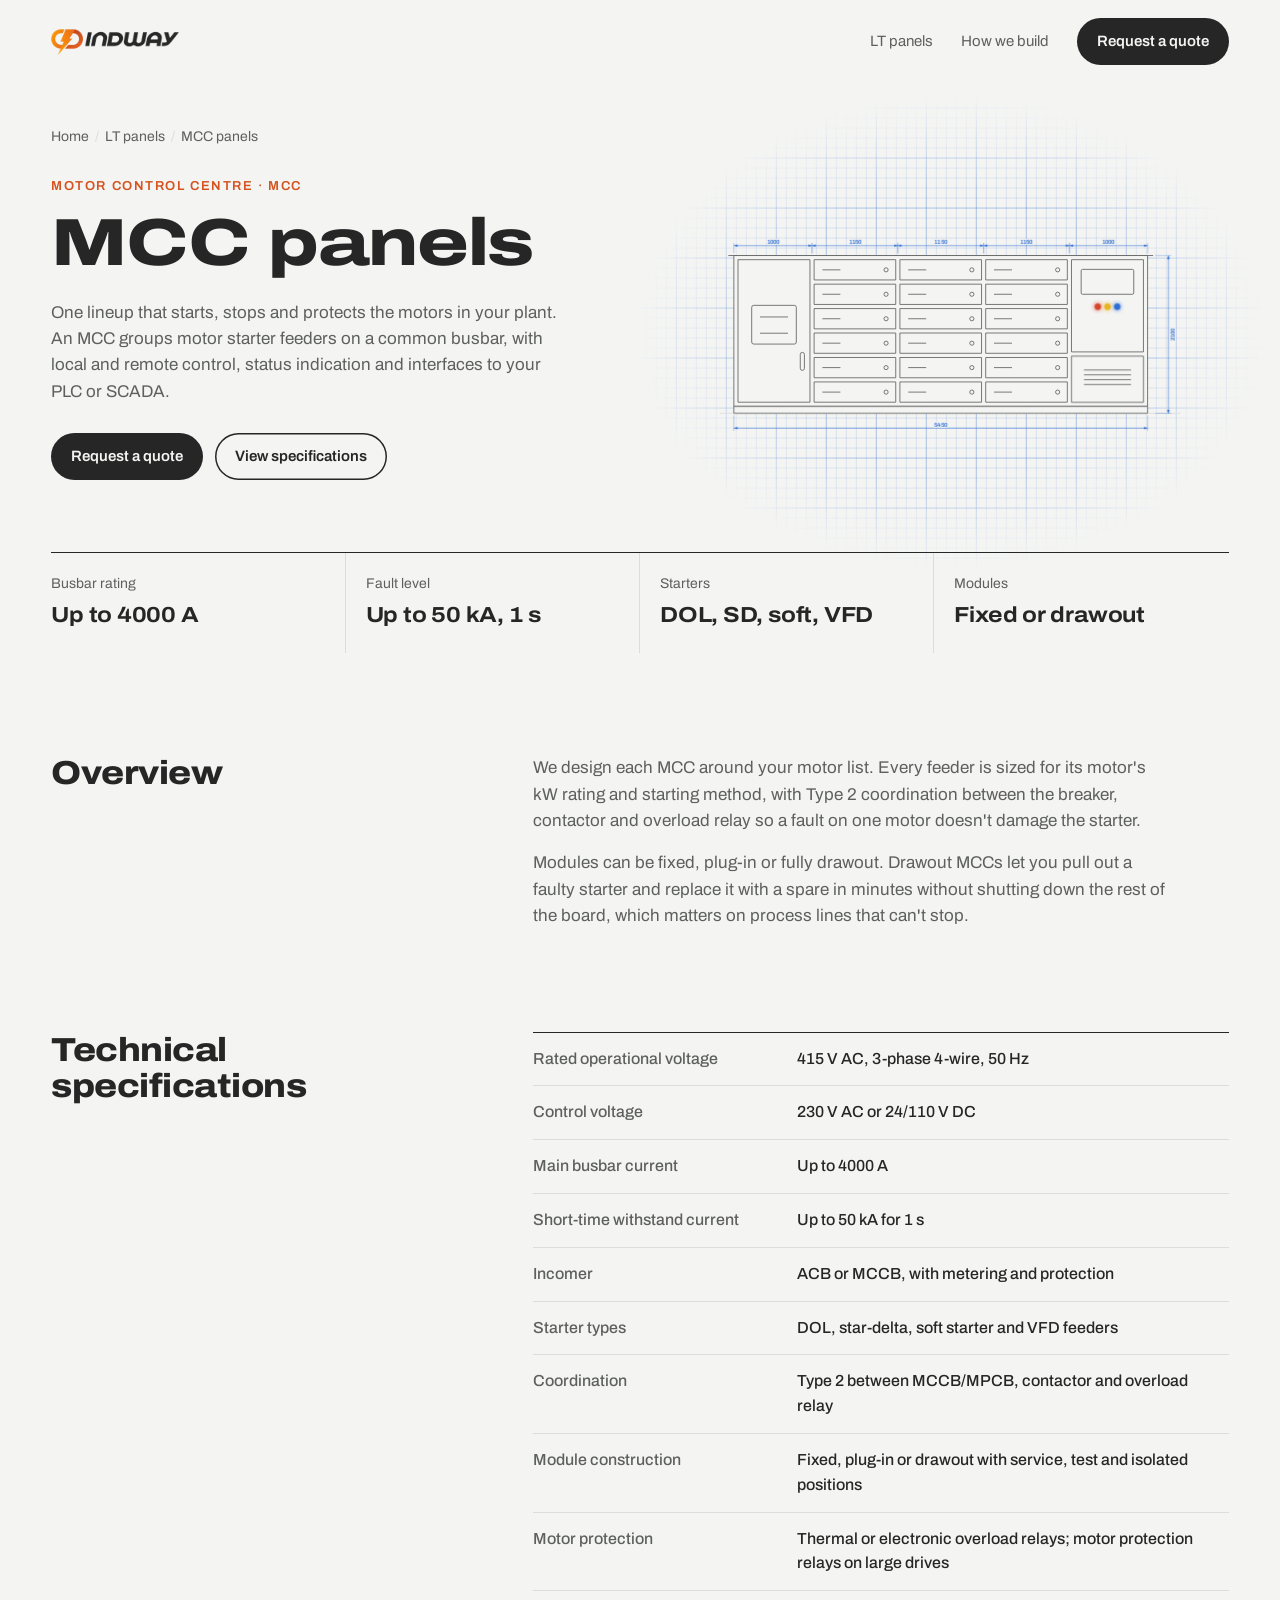
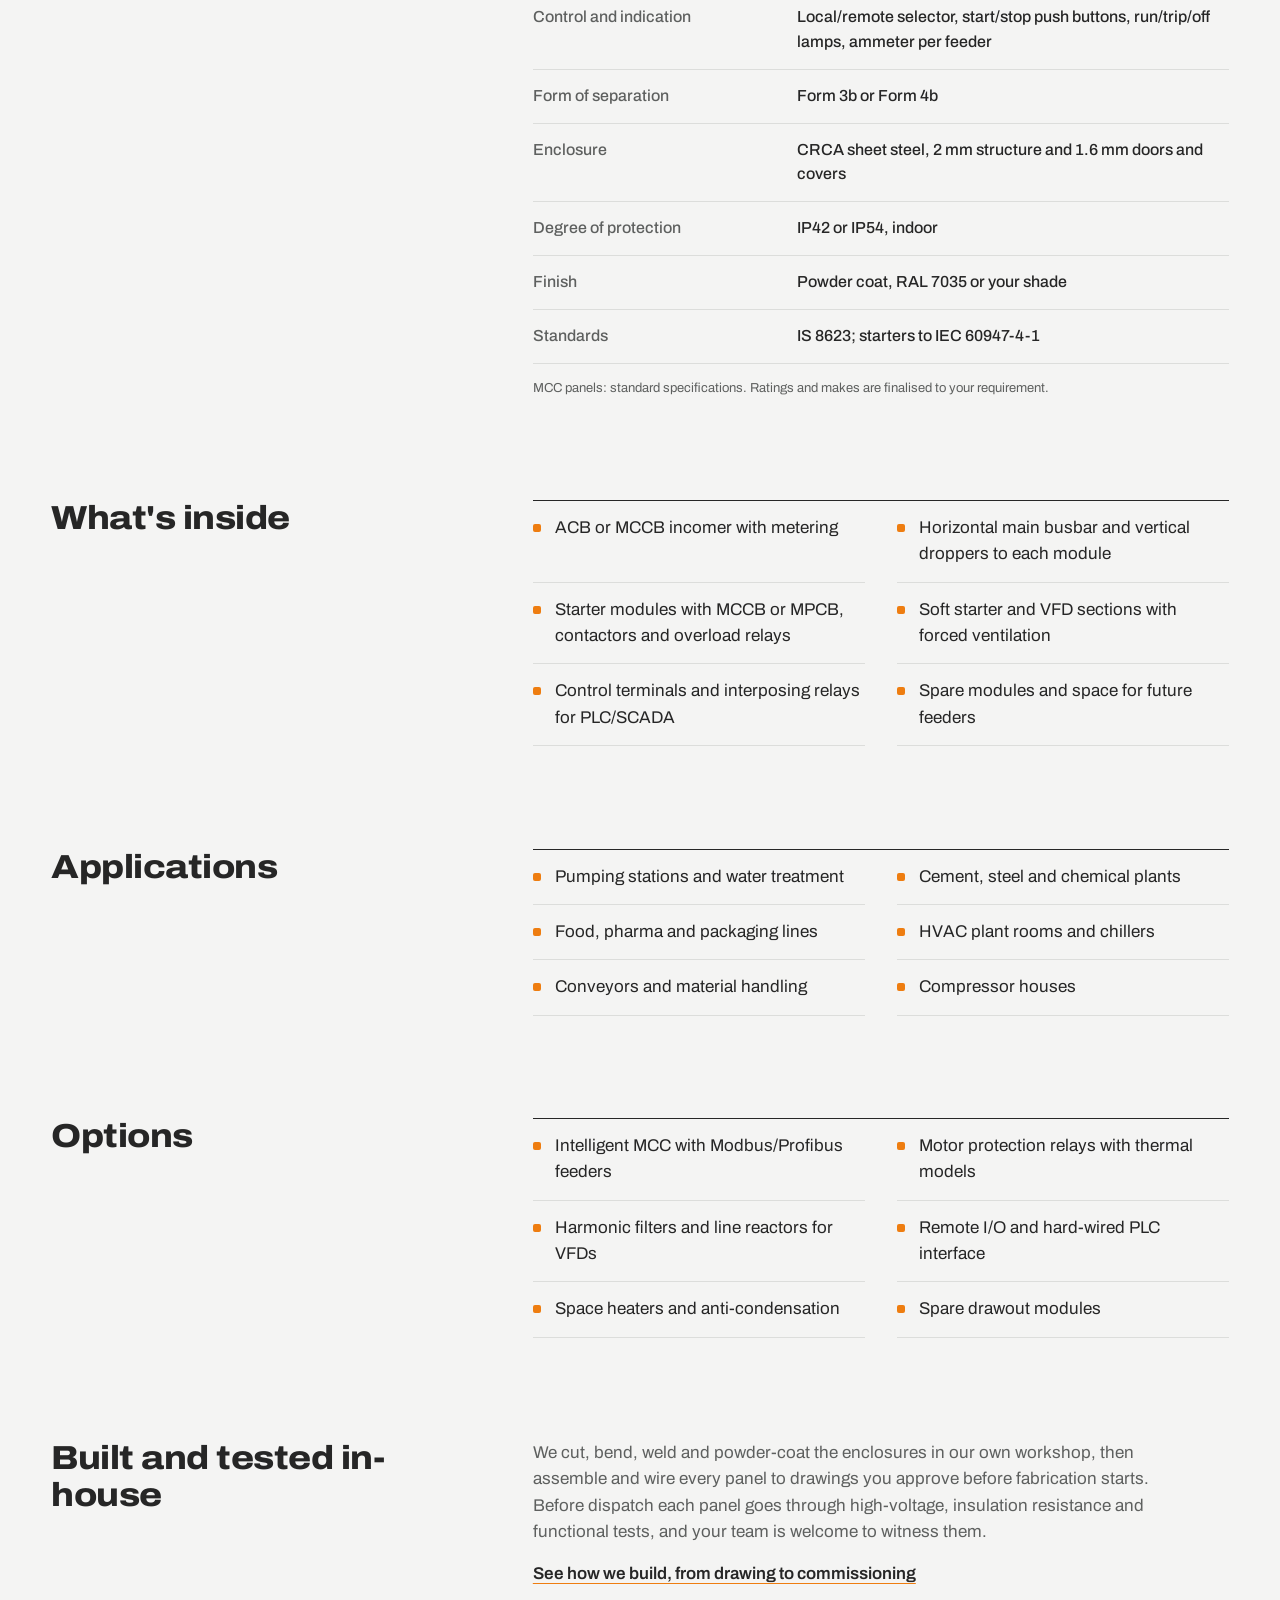
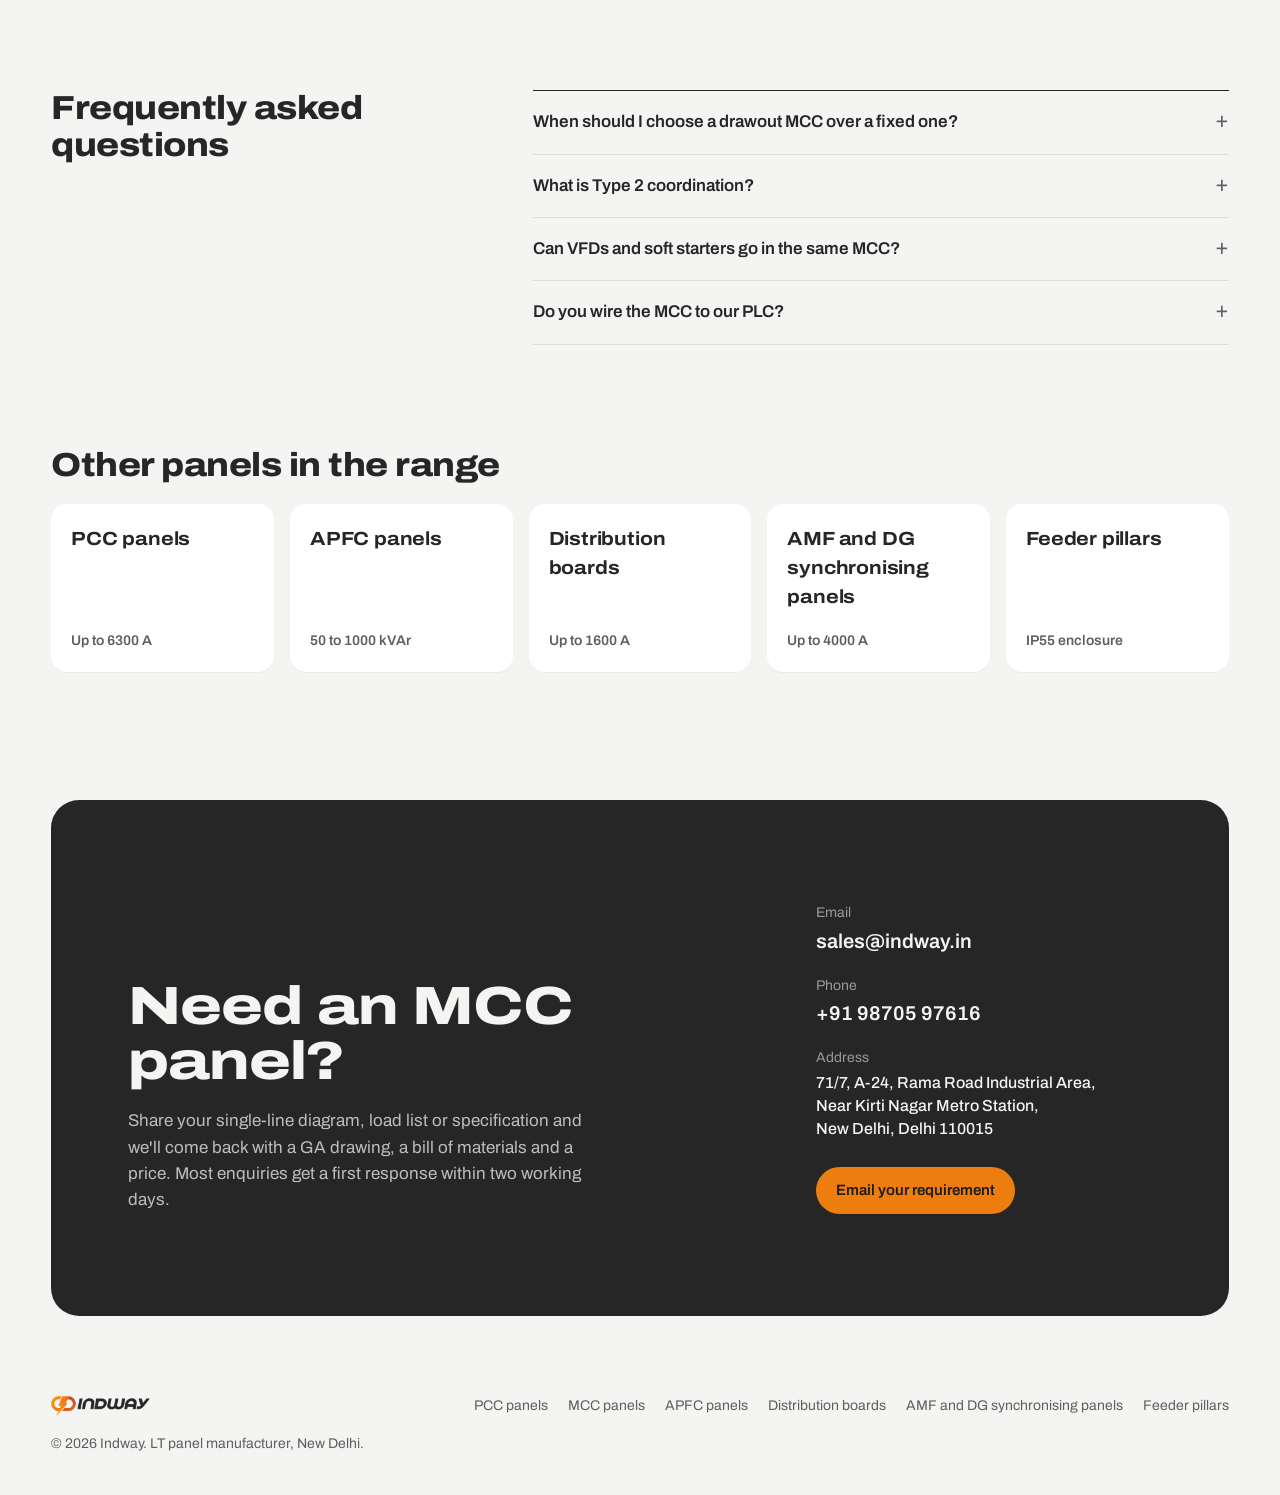
<file: lt-panels/mcc-panel/index.html>
<!doctype html>
<html lang="en-IN">
<head>
<meta charset="utf-8">
<meta name="viewport" content="width=device-width, initial-scale=1">
<title>MCC Panel Manufacturer in Delhi NCR | Motor Control Centre, Drawout &amp; VFD | Indway</title>
<meta name="description" content="Indway builds MCC (motor control centre) panels up to 4000 A with DOL, star-delta, soft starter and VFD feeders in fixed or drawout modules, Type 2 coordinated. Made in New Delhi.">
<link rel="canonical" href="https://www.indway.in/lt-panels/mcc-panel/">
<meta name="robots" content="index, follow">
<meta property="og:type" content="product">
<meta property="og:site_name" content="Indway">
<meta property="og:locale" content="en_IN">
<meta property="og:title" content="MCC Panel Manufacturer in Delhi NCR | Motor Control Centre, Drawout &amp; VFD | Indway">
<meta property="og:description" content="Indway builds MCC (motor control centre) panels up to 4000 A with DOL, star-delta, soft starter and VFD feeders in fixed or drawout modules, Type 2 coordinated. Made in New Delhi.">
<meta property="og:url" content="https://www.indway.in/lt-panels/mcc-panel/">
<meta property="og:image" content="https://www.indway.in/assets/lt-panel.webp">
<meta name="twitter:card" content="summary_large_image">
<link rel="icon" href="../../assets/indway-mark.png">
<link rel="preconnect" href="https://fonts.googleapis.com">
<link rel="preconnect" href="https://fonts.gstatic.com" crossorigin>
<link href="https://fonts.googleapis.com/css2?family=Archivo:ital,wdth,wght@0,62..125,300..900;1,62..125,300..900&display=swap" rel="stylesheet">
<link rel="stylesheet" href="../../assets/panels.css">
<script type="application/ld+json">
{
  "@context": "https://schema.org",
  "@graph": [
    {
      "@type": "LocalBusiness",
      "@id": "https://www.indway.in/#org",
      "name": "Indway",
      "url": "https://www.indway.in/",
      "logo": "https://www.indway.in/assets/indway-logo.png",
      "image": "https://www.indway.in/assets/lt-panel.webp",
      "email": "sales@indway.in",
      "telephone": "+91-9870597616",
      "address": {
        "@type": "PostalAddress",
        "streetAddress": "71/7, A-24, Rama Road Industrial Area, Near Kirti Nagar Metro Station",
        "addressLocality": "New Delhi",
        "addressRegion": "Delhi",
        "postalCode": "110015",
        "addressCountry": "IN"
      },
      "geo": {
        "@type": "GeoCoordinates",
        "latitude": 28.6595319,
        "longitude": 77.150558
      },
      "areaServed": "IN"
    },
    {
      "@type": "Product",
      "@id": "https://www.indway.in/lt-panels/mcc-panel/#product",
      "name": "Motor control centre (MCC)",
      "description": "Indway builds MCC (motor control centre) panels up to 4000 A with DOL, star-delta, soft starter and VFD feeders in fixed or drawout modules, Type 2 coordinated. Made in New Delhi.",
      "url": "https://www.indway.in/lt-panels/mcc-panel/",
      "image": "https://www.indway.in/assets/lt-panel.webp",
      "category": "LT panels",
      "brand": {
        "@type": "Brand",
        "name": "Indway"
      },
      "manufacturer": {
        "@id": "https://www.indway.in/#org"
      },
      "additionalProperty": [
        {
          "@type": "PropertyValue",
          "name": "Rated operational voltage",
          "value": "415 V AC, 3-phase 4-wire, 50 Hz"
        },
        {
          "@type": "PropertyValue",
          "name": "Control voltage",
          "value": "230 V AC or 24/110 V DC"
        },
        {
          "@type": "PropertyValue",
          "name": "Main busbar current",
          "value": "Up to 4000 A"
        },
        {
          "@type": "PropertyValue",
          "name": "Short-time withstand current",
          "value": "Up to 50 kA for 1 s"
        },
        {
          "@type": "PropertyValue",
          "name": "Incomer",
          "value": "ACB or MCCB, with metering and protection"
        },
        {
          "@type": "PropertyValue",
          "name": "Starter types",
          "value": "DOL, star-delta, soft starter and VFD feeders"
        },
        {
          "@type": "PropertyValue",
          "name": "Coordination",
          "value": "Type 2 between MCCB/MPCB, contactor and overload relay"
        },
        {
          "@type": "PropertyValue",
          "name": "Module construction",
          "value": "Fixed, plug-in or drawout with service, test and isolated positions"
        },
        {
          "@type": "PropertyValue",
          "name": "Motor protection",
          "value": "Thermal or electronic overload relays; motor protection relays on large drives"
        },
        {
          "@type": "PropertyValue",
          "name": "Control and indication",
          "value": "Local/remote selector, start/stop push buttons, run/trip/off lamps, ammeter per feeder"
        },
        {
          "@type": "PropertyValue",
          "name": "Form of separation",
          "value": "Form 3b or Form 4b"
        },
        {
          "@type": "PropertyValue",
          "name": "Enclosure",
          "value": "CRCA sheet steel, 2 mm structure and 1.6 mm doors and covers"
        },
        {
          "@type": "PropertyValue",
          "name": "Degree of protection",
          "value": "IP42 or IP54, indoor"
        },
        {
          "@type": "PropertyValue",
          "name": "Finish",
          "value": "Powder coat, RAL 7035 or your shade"
        },
        {
          "@type": "PropertyValue",
          "name": "Standards",
          "value": "IS 8623; starters to IEC 60947-4-1"
        }
      ]
    },
    {
      "@type": "BreadcrumbList",
      "itemListElement": [
        {
          "@type": "ListItem",
          "position": 1,
          "name": "Home",
          "item": "https://www.indway.in/"
        },
        {
          "@type": "ListItem",
          "position": 2,
          "name": "LT panels",
          "item": "https://www.indway.in/lt-panels/"
        },
        {
          "@type": "ListItem",
          "position": 3,
          "name": "MCC panels",
          "item": "https://www.indway.in/lt-panels/mcc-panel/"
        }
      ]
    },
    {
      "@type": "FAQPage",
      "mainEntity": [
        {
          "@type": "Question",
          "name": "When should I choose a drawout MCC over a fixed one?",
          "acceptedAnswer": {
            "@type": "Answer",
            "text": "Choose drawout when downtime is expensive. A faulty module can be withdrawn and a spare plugged in without switching off the rest of the MCC. Fixed MCCs cost less and suit plants where planned shutdowns are acceptable."
          }
        },
        {
          "@type": "Question",
          "name": "What is Type 2 coordination?",
          "acceptedAnswer": {
            "@type": "Answer",
            "text": "Under IEC 60947-4-1, Type 2 coordination means that after a short circuit the starter is still fit for further use, apart from possible light welding of contactor contacts. It limits damage and repair time on each feeder."
          }
        },
        {
          "@type": "Question",
          "name": "Can VFDs and soft starters go in the same MCC?",
          "acceptedAnswer": {
            "@type": "Answer",
            "text": "Yes. We place drives in dedicated sections with ventilation sized for their losses, and add line reactors or filters where harmonics need to be controlled."
          }
        },
        {
          "@type": "Question",
          "name": "Do you wire the MCC to our PLC?",
          "acceptedAnswer": {
            "@type": "Answer",
            "text": "We bring start, stop, run, trip and remote/local signals to terminals marked for your PLC, or provide communication-enabled feeders on Modbus or Profibus."
          }
        }
      ]
    }
  ]
}
</script>
</head>
<body>

<header class="nav">
  <a class="nav__logo" href="../../index.html" aria-label="Indway home"><img src="../../assets/indway-logo.webp" alt="Indway" width="640" height="130"></a>
  <nav class="nav__links" aria-label="Main">
    <a href="../../lt-panels/index.html">LT panels</a>
    <a href="../../index.html#process">How we build</a>
    <a class="btn" href="#contact">Request a quote</a>
  </nav>
</header>

<main>
  <section class="phero">
    <div class="phero__copy">
      <nav class="crumbs" aria-label="Breadcrumb"><ol><li><a href="../../index.html">Home</a></li><li><a href="../index.html">LT panels</a></li><li aria-current="page">MCC panels</li></ol></nav>
      <p class="eyebrow">Motor control centre · MCC</p>
      <h1 class="display">MCC panels</h1>
      <p class="lead">One lineup that starts, stops and protects the motors in your plant. An MCC groups motor starter feeders on a common busbar, with local and remote control, status indication and interfaces to your PLC or SCADA.</p>
      <div class="actions">
        <a class="btn" href="#contact">Request a quote</a>
        <a class="btn btn--ghost" href="#specifications">View specifications</a>
      </div>
    </div>
    <figure class="phero__fig">
    <svg class="elev" viewBox="0 0 666 289" role="img" aria-label="Front elevation line drawing of an MCC panel with incomer, three tiers of drawout motor starter modules and a VFD section">
      <line class="ln floor" pathLength="1" style="--i:0" x1="0" y1="262.03999999999996" x2="665.76" y2="262.03999999999996"/>
      <line class="ln" pathLength="1" style="--i:1" x1="12" y1="34.0" x2="626" y2="34.0"/>
      <rect class="ln solid" pathLength="1" style="--i:2" x="20" y="34.0" width="598" height="218"/>
      <rect class="ln" pathLength="1" style="--i:3" x="26" y="40.0" width="104" height="206.0"/>
      <rect class="ln" pathLength="1" style="--i:4" x="45.8" y="106.0" width="64.5" height="56" rx="3"/>
      <line class="ln" pathLength="1" style="--i:5" x1="57.8" y1="122.8" x2="98.2" y2="122.8"/>
      <line class="ln" pathLength="1" style="--i:6" x1="57.8" y1="146.3" x2="98.2" y2="146.3"/>
      <rect class="ln" pathLength="1" style="--i:7" x="116" y="174.0" width="6" height="26" rx="3"/>
      <rect class="ln" pathLength="1" style="--i:8" x="136" y="40.0" width="118" height="29.3"/>
      <line class="ln" pathLength="1" style="--i:9" x1="148" y1="54.7" x2="174" y2="54.7"/>
      <circle class="ln" pathLength="1" style="--i:10" cx="240" cy="54.7" r="3"/>
      <rect class="ln" pathLength="1" style="--i:11" x="136" y="75.4" width="118" height="29.3"/>
      <line class="ln" pathLength="1" style="--i:12" x1="148" y1="90.0" x2="174" y2="90.0"/>
      <circle class="ln" pathLength="1" style="--i:13" cx="240" cy="90.0" r="3"/>
      <rect class="ln" pathLength="1" style="--i:14" x="136" y="110.7" width="118" height="29.3"/>
      <line class="ln" pathLength="1" style="--i:15" x1="148" y1="125.4" x2="174" y2="125.4"/>
      <circle class="ln" pathLength="1" style="--i:16" cx="240" cy="125.4" r="3"/>
      <rect class="ln" pathLength="1" style="--i:17" x="136" y="146.0" width="118" height="29.3"/>
      <line class="ln" pathLength="1" style="--i:18" x1="148" y1="160.7" x2="174" y2="160.7"/>
      <circle class="ln" pathLength="1" style="--i:19" cx="240" cy="160.7" r="3"/>
      <rect class="ln" pathLength="1" style="--i:20" x="136" y="181.4" width="118" height="29.3"/>
      <line class="ln" pathLength="1" style="--i:21" x1="148" y1="196.0" x2="174" y2="196.0"/>
      <circle class="ln" pathLength="1" style="--i:22" cx="240" cy="196.0" r="3"/>
      <rect class="ln" pathLength="1" style="--i:23" x="136" y="216.7" width="118" height="29.3"/>
      <line class="ln" pathLength="1" style="--i:24" x1="148" y1="231.4" x2="174" y2="231.4"/>
      <circle class="ln" pathLength="1" style="--i:25" cx="240" cy="231.4" r="3"/>
      <rect class="ln" pathLength="1" style="--i:26" x="260" y="40.0" width="118" height="29.3"/>
      <line class="ln" pathLength="1" style="--i:27" x1="272" y1="54.7" x2="298" y2="54.7"/>
      <circle class="ln" pathLength="1" style="--i:28" cx="364" cy="54.7" r="3"/>
      <rect class="ln" pathLength="1" style="--i:29" x="260" y="75.4" width="118" height="29.3"/>
      <line class="ln" pathLength="1" style="--i:30" x1="272" y1="90.0" x2="298" y2="90.0"/>
      <circle class="ln" pathLength="1" style="--i:31" cx="364" cy="90.0" r="3"/>
      <rect class="ln" pathLength="1" style="--i:32" x="260" y="110.7" width="118" height="29.3"/>
      <line class="ln" pathLength="1" style="--i:33" x1="272" y1="125.4" x2="298" y2="125.4"/>
      <circle class="ln" pathLength="1" style="--i:34" cx="364" cy="125.4" r="3"/>
      <rect class="ln" pathLength="1" style="--i:35" x="260" y="146.0" width="118" height="29.3"/>
      <line class="ln" pathLength="1" style="--i:36" x1="272" y1="160.7" x2="298" y2="160.7"/>
      <circle class="ln" pathLength="1" style="--i:37" cx="364" cy="160.7" r="3"/>
      <rect class="ln" pathLength="1" style="--i:38" x="260" y="181.4" width="118" height="29.3"/>
      <line class="ln" pathLength="1" style="--i:39" x1="272" y1="196.0" x2="298" y2="196.0"/>
      <circle class="ln" pathLength="1" style="--i:40" cx="364" cy="196.0" r="3"/>
      <rect class="ln" pathLength="1" style="--i:41" x="260" y="216.7" width="118" height="29.3"/>
      <line class="ln" pathLength="1" style="--i:42" x1="272" y1="231.4" x2="298" y2="231.4"/>
      <circle class="ln" pathLength="1" style="--i:43" cx="364" cy="231.4" r="3"/>
      <rect class="ln" pathLength="1" style="--i:44" x="384" y="40.0" width="118" height="29.3"/>
      <line class="ln" pathLength="1" style="--i:45" x1="396" y1="54.7" x2="422" y2="54.7"/>
      <circle class="ln" pathLength="1" style="--i:46" cx="488" cy="54.7" r="3"/>
      <rect class="ln" pathLength="1" style="--i:47" x="384" y="75.4" width="118" height="29.3"/>
      <line class="ln" pathLength="1" style="--i:48" x1="396" y1="90.0" x2="422" y2="90.0"/>
      <circle class="ln" pathLength="1" style="--i:49" cx="488" cy="90.0" r="3"/>
      <rect class="ln" pathLength="1" style="--i:50" x="384" y="110.7" width="118" height="29.3"/>
      <line class="ln" pathLength="1" style="--i:51" x1="396" y1="125.4" x2="422" y2="125.4"/>
      <circle class="ln" pathLength="1" style="--i:52" cx="488" cy="125.4" r="3"/>
      <rect class="ln" pathLength="1" style="--i:53" x="384" y="146.0" width="118" height="29.3"/>
      <line class="ln" pathLength="1" style="--i:54" x1="396" y1="160.7" x2="422" y2="160.7"/>
      <circle class="ln" pathLength="1" style="--i:55" cx="488" cy="160.7" r="3"/>
      <rect class="ln" pathLength="1" style="--i:56" x="384" y="181.4" width="118" height="29.3"/>
      <line class="ln" pathLength="1" style="--i:57" x1="396" y1="196.0" x2="422" y2="196.0"/>
      <circle class="ln" pathLength="1" style="--i:58" cx="488" cy="196.0" r="3"/>
      <rect class="ln" pathLength="1" style="--i:59" x="384" y="216.7" width="118" height="29.3"/>
      <line class="ln" pathLength="1" style="--i:60" x1="396" y1="231.4" x2="422" y2="231.4"/>
      <circle class="ln" pathLength="1" style="--i:61" cx="488" cy="231.4" r="3"/>
      <rect class="ln" pathLength="1" style="--i:62" x="508" y="40.0" width="104" height="133.3"/>
      <rect class="ln" pathLength="1" style="--i:63" x="522" y="54.0" width="76" height="36" rx="2"/>
      <circle class="lamp" style="--c:#D6452B" cx="546.0" cy="108.03999999999999" r="4.5"/>
      <circle class="lamp" style="--c:#E8B420" cx="560.0" cy="108.03999999999999" r="4.5"/>
      <circle class="lamp" style="--c:#2F6FD1" cx="574.0" cy="108.03999999999999" r="4.5"/>
      <rect class="ln" pathLength="1" style="--i:64" x="508" y="179.4" width="104" height="66.7"/>
      <line class="ln" pathLength="1" style="--i:65" x1="526" y1="199.4" x2="594" y2="199.4"/>
      <line class="ln" pathLength="1" style="--i:66" x1="526" y1="206.4" x2="594" y2="206.4"/>
      <line class="ln" pathLength="1" style="--i:67" x1="526" y1="213.4" x2="594" y2="213.4"/>
      <line class="ln" pathLength="1" style="--i:68" x1="526" y1="220.4" x2="594" y2="220.4"/>
      <rect class="ln solid" pathLength="1" style="--i:69" x="20" y="252.0" width="598" height="10"/>
      <g class="dims" style="--fs:8.6" aria-hidden="true">
        <line class="ext" x1="20.0" y1="31.0" x2="20.0" y2="15.7"/>
        <line class="ext" x1="133.0" y1="31.0" x2="133.0" y2="15.7"/>
        <line x1="20.0" y1="19.7" x2="133.0" y2="19.7"/>
        <polygon class="arrow" points="20.0,19.7 25.2,17.8 25.2,21.6"/>
        <polygon class="arrow" points="133.0,19.7 127.8,21.6 127.8,17.8"/>
        <text x="76.5" y="17.2">1000</text>
        <line class="ext" x1="133.0" y1="31.0" x2="133.0" y2="15.7"/>
        <line class="ext" x1="257.0" y1="31.0" x2="257.0" y2="15.7"/>
        <line x1="133.0" y1="19.7" x2="257.0" y2="19.7"/>
        <polygon class="arrow" points="133.0,19.7 138.2,17.8 138.2,21.6"/>
        <polygon class="arrow" points="257.0,19.7 251.8,21.6 251.8,17.8"/>
        <text x="195.0" y="17.2">1150</text>
        <line class="ext" x1="257.0" y1="31.0" x2="257.0" y2="15.7"/>
        <line class="ext" x1="381.0" y1="31.0" x2="381.0" y2="15.7"/>
        <line x1="257.0" y1="19.7" x2="381.0" y2="19.7"/>
        <polygon class="arrow" points="257.0,19.7 262.2,17.8 262.2,21.6"/>
        <polygon class="arrow" points="381.0,19.7 375.8,21.6 375.8,17.8"/>
        <text x="319.0" y="17.2">1150</text>
        <line class="ext" x1="381.0" y1="31.0" x2="381.0" y2="15.7"/>
        <line class="ext" x1="505.0" y1="31.0" x2="505.0" y2="15.7"/>
        <line x1="381.0" y1="19.7" x2="505.0" y2="19.7"/>
        <polygon class="arrow" points="381.0,19.7 386.2,17.8 386.2,21.6"/>
        <polygon class="arrow" points="505.0,19.7 499.8,21.6 499.8,17.8"/>
        <text x="443.0" y="17.2">1150</text>
        <line class="ext" x1="505.0" y1="31.0" x2="505.0" y2="15.7"/>
        <line class="ext" x1="618.0" y1="31.0" x2="618.0" y2="15.7"/>
        <line x1="505.0" y1="19.7" x2="618.0" y2="19.7"/>
        <polygon class="arrow" points="505.0,19.7 510.2,17.8 510.2,21.6"/>
        <polygon class="arrow" points="618.0,19.7 612.8,21.6 612.8,17.8"/>
        <text x="561.5" y="17.2">1000</text>
        <line class="ext" x1="20.0" y1="265.0" x2="20.0" y2="287.5"/>
        <line class="ext" x1="618.0" y1="265.0" x2="618.0" y2="287.5"/>
        <line x1="20.0" y1="283.5" x2="618.0" y2="283.5"/>
        <polygon class="arrow" points="20.0,283.5 25.2,281.6 25.2,285.4"/>
        <polygon class="arrow" points="618.0,283.5 612.8,285.4 612.8,281.6"/>
        <text x="319.0" y="280.9">5450</text>
        <line class="ext" x1="629.0" y1="34.0" x2="652.0" y2="34.0"/>
        <line class="ext" x1="629.0" y1="262.0" x2="652.0" y2="262.0"/>
        <line x1="648.0" y1="34.0" x2="648.0" y2="262.0"/>
        <polygon class="arrow" points="648.0,34.0 649.9,39.2 646.1,39.2"/>
        <polygon class="arrow" points="648.0,262.0 646.1,256.9 649.9,256.9"/>
        <text x="657.5" y="148.0" transform="rotate(-90 657.5 148.0)">2100</text>
      </g>
    </svg>
    </figure>
    <dl class="keys">
      <div><dt>Busbar rating</dt><dd>Up to 4000 A</dd></div>
      <div><dt>Fault level</dt><dd>Up to 50 kA, 1 s</dd></div>
      <div><dt>Starters</dt><dd>DOL, SD, soft, VFD</dd></div>
      <div><dt>Modules</dt><dd>Fixed or drawout</dd></div>
    </dl>
  </section>

  <section class="sec" aria-labelledby="overview">
    <h2 id="overview">Overview</h2>
    <div class="sec__body prose">
        <p>We design each MCC around your motor list. Every feeder is sized for its motor&#x27;s kW rating and starting method, with Type 2 coordination between the breaker, contactor and overload relay so a fault on one motor doesn&#x27;t damage the starter.</p>
        <p>Modules can be fixed, plug-in or fully drawout. Drawout MCCs let you pull out a faulty starter and replace it with a spare in minutes without shutting down the rest of the board, which matters on process lines that can&#x27;t stop.</p>
    </div>
  </section>

  <section class="sec" aria-labelledby="specifications">
    <h2 id="specifications">Technical specifications</h2>
    <div class="sec__body">
      <table class="spec">
        <caption>MCC panels: standard specifications. Ratings and makes are finalised to your requirement.</caption>
        <tbody>
          <tr><th scope="row">Rated operational voltage</th><td>415 V AC, 3-phase 4-wire, 50 Hz</td></tr>
          <tr><th scope="row">Control voltage</th><td>230 V AC or 24/110 V DC</td></tr>
          <tr><th scope="row">Main busbar current</th><td>Up to 4000 A</td></tr>
          <tr><th scope="row">Short-time withstand current</th><td>Up to 50 kA for 1 s</td></tr>
          <tr><th scope="row">Incomer</th><td>ACB or MCCB, with metering and protection</td></tr>
          <tr><th scope="row">Starter types</th><td>DOL, star-delta, soft starter and VFD feeders</td></tr>
          <tr><th scope="row">Coordination</th><td>Type 2 between MCCB/MPCB, contactor and overload relay</td></tr>
          <tr><th scope="row">Module construction</th><td>Fixed, plug-in or drawout with service, test and isolated positions</td></tr>
          <tr><th scope="row">Motor protection</th><td>Thermal or electronic overload relays; motor protection relays on large drives</td></tr>
          <tr><th scope="row">Control and indication</th><td>Local/remote selector, start/stop push buttons, run/trip/off lamps, ammeter per feeder</td></tr>
          <tr><th scope="row">Form of separation</th><td>Form 3b or Form 4b</td></tr>
          <tr><th scope="row">Enclosure</th><td>CRCA sheet steel, 2 mm structure and 1.6 mm doors and covers</td></tr>
          <tr><th scope="row">Degree of protection</th><td>IP42 or IP54, indoor</td></tr>
          <tr><th scope="row">Finish</th><td>Powder coat, RAL 7035 or your shade</td></tr>
          <tr><th scope="row">Standards</th><td>IS 8623; starters to IEC 60947-4-1</td></tr>
        </tbody>
      </table>
    </div>
  </section>

  <section class="sec" aria-labelledby="inside">
    <h2 id="inside">What's inside</h2>
    <div class="sec__body"><ul class="ticks"><li>ACB or MCCB incomer with metering</li><li>Horizontal main busbar and vertical droppers to each module</li><li>Starter modules with MCCB or MPCB, contactors and overload relays</li><li>Soft starter and VFD sections with forced ventilation</li><li>Control terminals and interposing relays for PLC/SCADA</li><li>Spare modules and space for future feeders</li></ul></div>
  </section>

  <section class="sec" aria-labelledby="applications">
    <h2 id="applications">Applications</h2>
    <div class="sec__body"><ul class="ticks"><li>Pumping stations and water treatment</li><li>Cement, steel and chemical plants</li><li>Food, pharma and packaging lines</li><li>HVAC plant rooms and chillers</li><li>Conveyors and material handling</li><li>Compressor houses</li></ul></div>
  </section>

  <section class="sec" aria-labelledby="options">
    <h2 id="options">Options</h2>
    <div class="sec__body"><ul class="ticks"><li>Intelligent MCC with Modbus/Profibus feeders</li><li>Motor protection relays with thermal models</li><li>Harmonic filters and line reactors for VFDs</li><li>Remote I/O and hard-wired PLC interface</li><li>Space heaters and anti-condensation</li><li>Spare drawout modules</li></ul></div>
  </section>

  <section class="sec" aria-labelledby="quality">
    <h2 id="quality">Built and tested in-house</h2>
    <div class="sec__body prose">
      <p>We cut, bend, weld and powder-coat the enclosures in our own workshop, then assemble and wire every panel to drawings you approve before fabrication starts. Before dispatch each panel goes through high-voltage, insulation resistance and functional tests, and your team is welcome to witness them.</p>
      <p><a class="more" href="../../index.html#process">See how we build, from drawing to commissioning</a></p>
    </div>
  </section>

  <section class="sec" aria-labelledby="faq">
    <h2 id="faq">Frequently asked questions</h2>
    <div class="sec__body faq">
        <details><summary>When should I choose a drawout MCC over a fixed one?</summary><p>Choose drawout when downtime is expensive. A faulty module can be withdrawn and a spare plugged in without switching off the rest of the MCC. Fixed MCCs cost less and suit plants where planned shutdowns are acceptable.</p></details>
        <details><summary>What is Type 2 coordination?</summary><p>Under IEC 60947-4-1, Type 2 coordination means that after a short circuit the starter is still fit for further use, apart from possible light welding of contactor contacts. It limits damage and repair time on each feeder.</p></details>
        <details><summary>Can VFDs and soft starters go in the same MCC?</summary><p>Yes. We place drives in dedicated sections with ventilation sized for their losses, and add line reactors or filters where harmonics need to be controlled.</p></details>
        <details><summary>Do you wire the MCC to our PLC?</summary><p>We bring start, stop, run, trip and remote/local signals to terminals marked for your PLC, or provide communication-enabled feeders on Modbus or Profibus.</p></details>
    </div>
  </section>

  <section class="sec sec--others" aria-labelledby="range">
    <h2 id="range">Other panels in the range</h2>
    <ul class="others">
      <li><a href="../pcc-panel/index.html"><h3>PCC panels</h3><span>Up to 6300 A</span></a></li>
      <li><a href="../apfc-panel/index.html"><h3>APFC panels</h3><span>50 to 1000 kVAr</span></a></li>
      <li><a href="../distribution-board/index.html"><h3>Distribution boards</h3><span>Up to 1600 A</span></a></li>
      <li><a href="../amf-synchronising-panel/index.html"><h3>AMF and DG synchronising panels</h3><span>Up to 4000 A</span></a></li>
      <li><a href="../feeder-pillar/index.html"><h3>Feeder pillars</h3><span>IP55 enclosure</span></a></li>
    </ul>
  </section>

  <section class="contact" id="contact">
    <div>
      <h2 class="display">Need an MCC panel?</h2>
      <p>Share your single-line diagram, load list or specification and we&#x27;ll come back with a GA drawing, a bill of materials and a price. Most enquiries get a first response within two working days.</p>
    </div>
    <dl>
      <div><dt>Email</dt><dd><a href="mailto:sales@indway.in">sales@indway.in</a></dd></div>
      <div><dt>Phone</dt><dd><a href="tel:+919870597616">+91 98705 97616</a></dd></div>
      <div><dt>Address</dt><dd class="addr"><a href="https://maps.app.goo.gl/15yAY2vmVzK5yvjX9" target="_blank" rel="noopener">71/7, A-24, Rama Road Industrial Area,<br>Near Kirti Nagar Metro Station,<br>New Delhi, Delhi 110015</a></dd></div>
      <a class="btn" href="mailto:sales@indway.in?subject=MCC%20panels%20enquiry">Email your requirement</a>
    </dl>
  </section>
</main>

<footer>
  <a href="../../index.html" aria-label="Indway home"><img src="../../assets/indway-logo.webp" alt="Indway" width="640" height="130"></a>
  <nav class="footer__links" aria-label="LT panels">
    <a href="../../lt-panels/pcc-panel/index.html">PCC panels</a>
    <a href="../../lt-panels/mcc-panel/index.html">MCC panels</a>
    <a href="../../lt-panels/apfc-panel/index.html">APFC panels</a>
    <a href="../../lt-panels/distribution-board/index.html">Distribution boards</a>
    <a href="../../lt-panels/amf-synchronising-panel/index.html">AMF and DG synchronising panels</a>
    <a href="../../lt-panels/feeder-pillar/index.html">Feeder pillars</a>
  </nav>
  <span>© 2026 Indway. LT panel manufacturer, New Delhi.</span>
</footer>

</body>
</html>
</file>
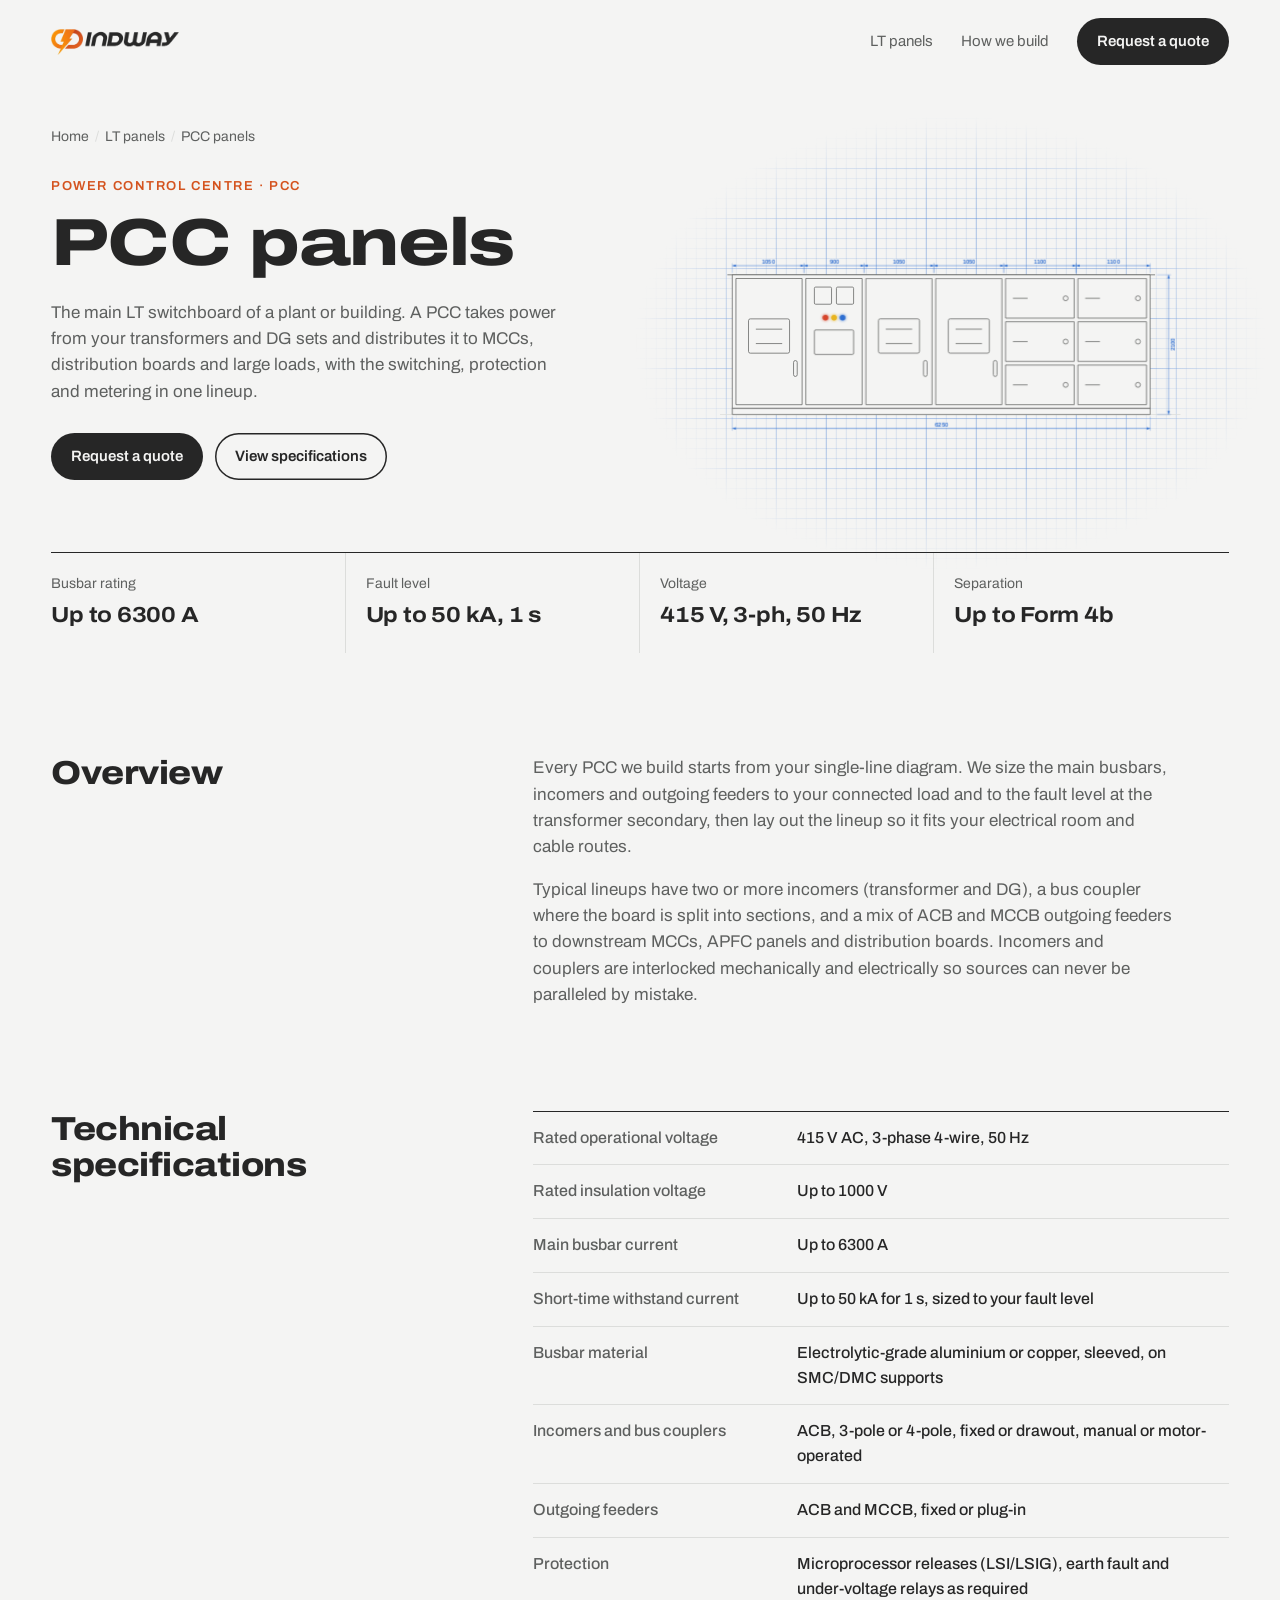
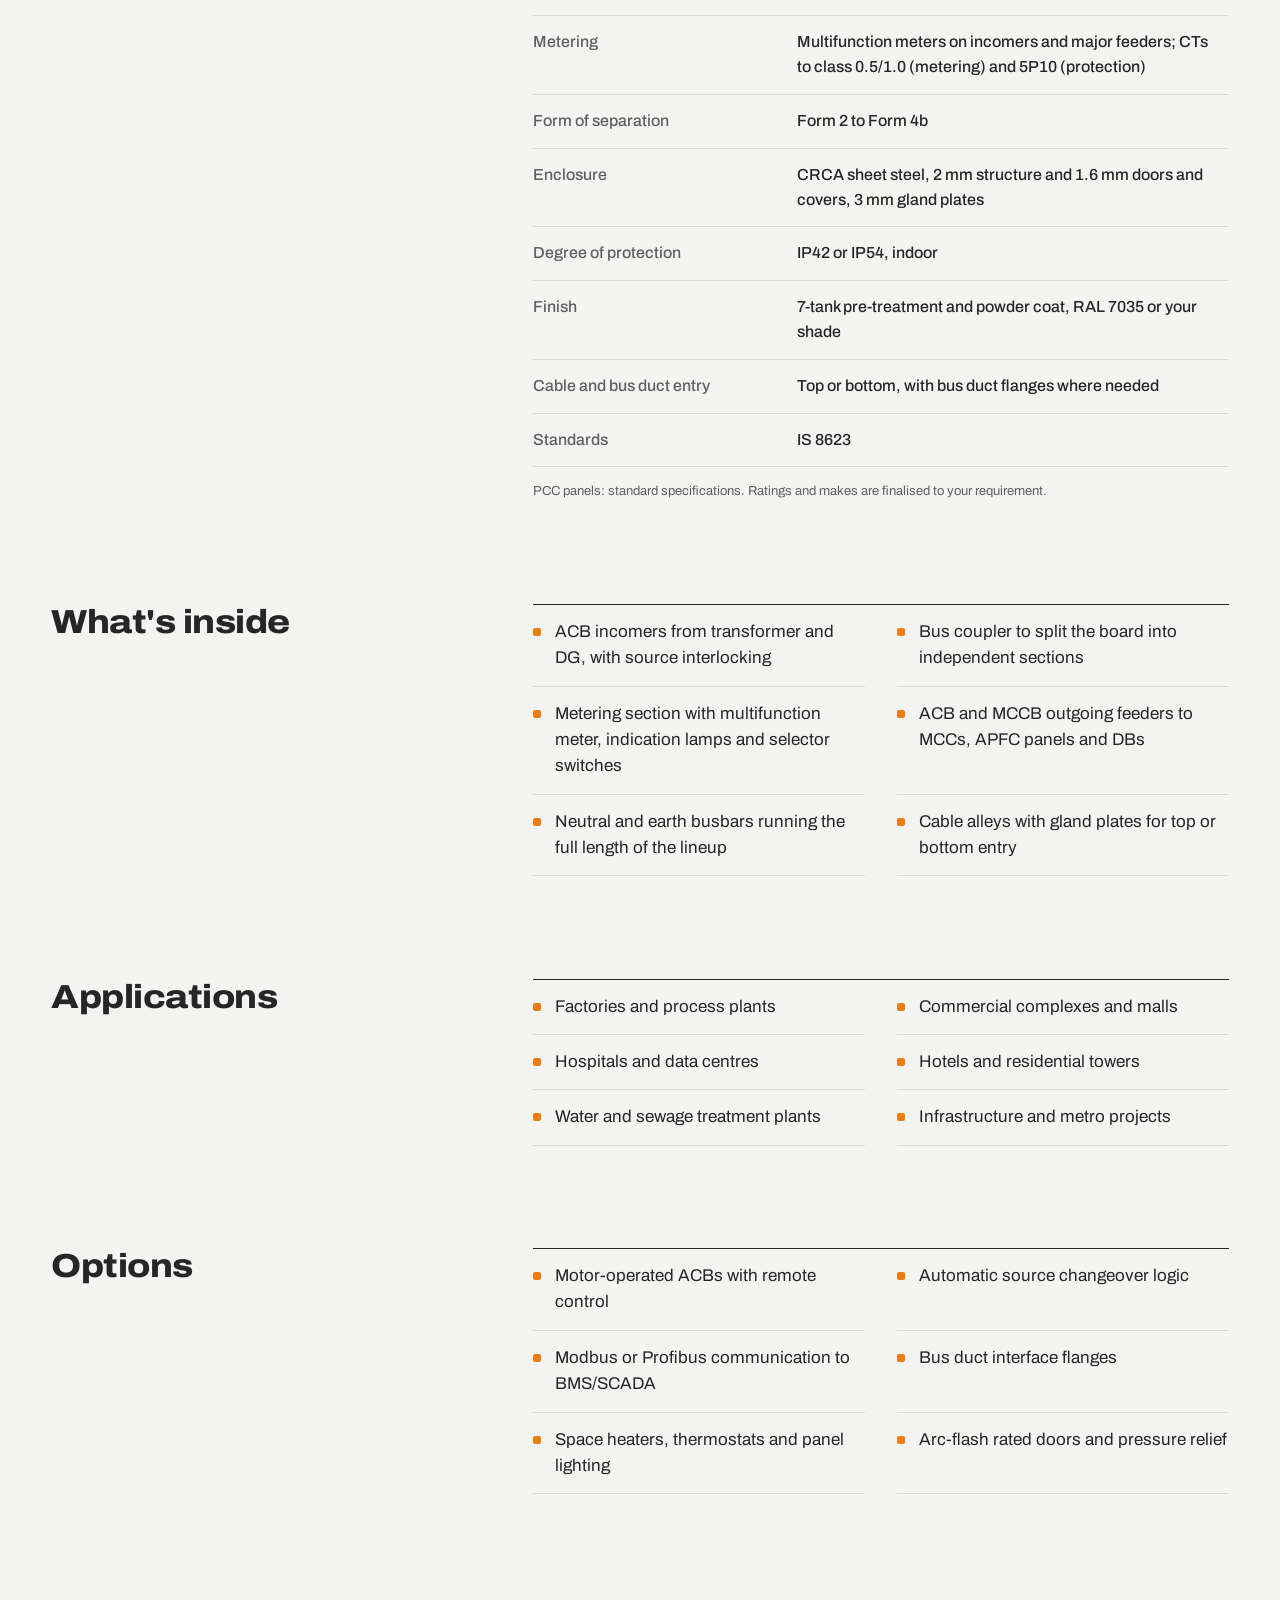
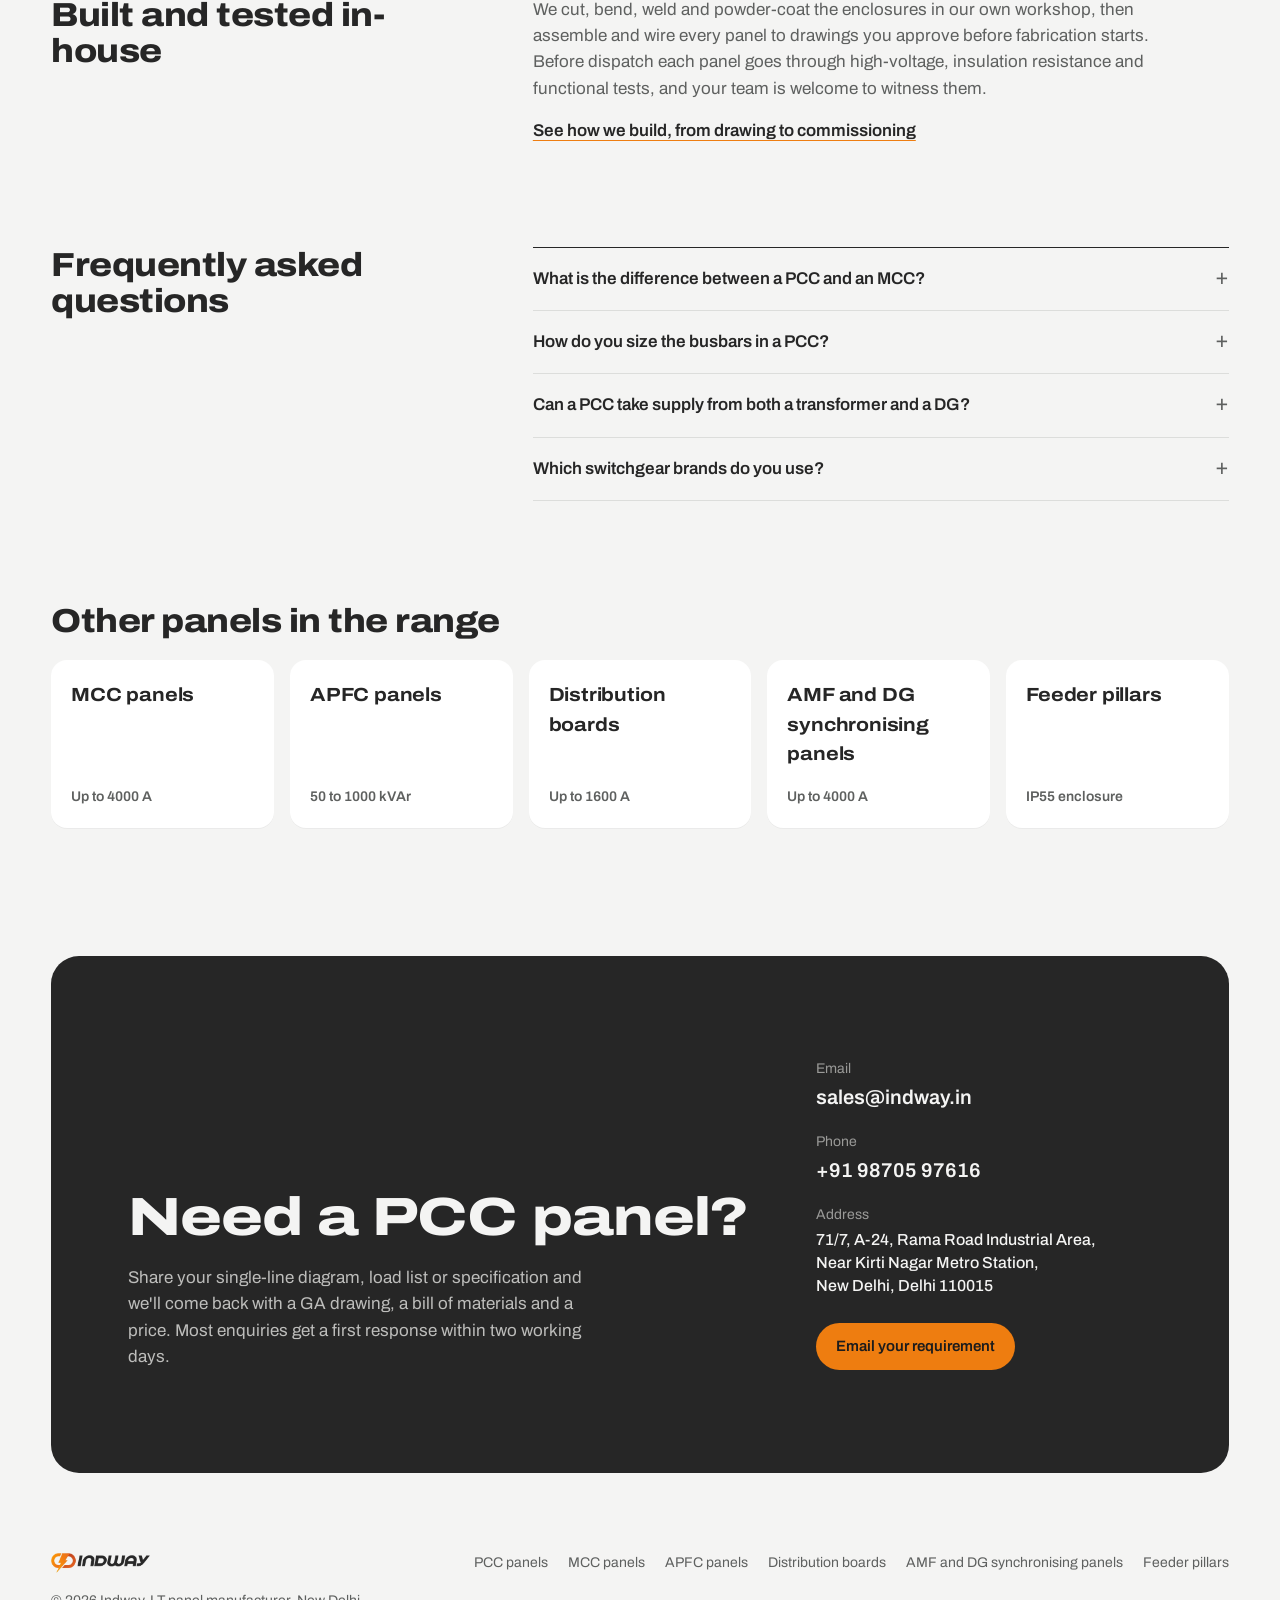
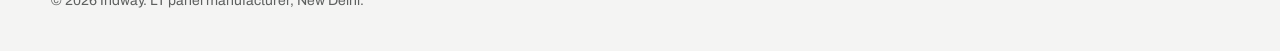
<file: lt-panels/pcc-panel/index.html>
<!doctype html>
<html lang="en-IN">
<head>
<meta charset="utf-8">
<meta name="viewport" content="width=device-width, initial-scale=1">
<title>PCC Panel Manufacturer in Delhi NCR | Power Control Centre up to 6300 A | Indway</title>
<meta name="description" content="Indway designs and builds PCC (power control centre) panels up to 6300 A with ACB incomers, bus couplers and interlocking, type-tested to IS 8623. Made in New Delhi.">
<link rel="canonical" href="https://www.indway.in/lt-panels/pcc-panel/">
<meta name="robots" content="index, follow">
<meta property="og:type" content="product">
<meta property="og:site_name" content="Indway">
<meta property="og:locale" content="en_IN">
<meta property="og:title" content="PCC Panel Manufacturer in Delhi NCR | Power Control Centre up to 6300 A | Indway">
<meta property="og:description" content="Indway designs and builds PCC (power control centre) panels up to 6300 A with ACB incomers, bus couplers and interlocking, type-tested to IS 8623. Made in New Delhi.">
<meta property="og:url" content="https://www.indway.in/lt-panels/pcc-panel/">
<meta property="og:image" content="https://www.indway.in/assets/lt-panel.webp">
<meta name="twitter:card" content="summary_large_image">
<link rel="icon" href="../../assets/indway-mark.png">
<link rel="preconnect" href="https://fonts.googleapis.com">
<link rel="preconnect" href="https://fonts.gstatic.com" crossorigin>
<link href="https://fonts.googleapis.com/css2?family=Archivo:ital,wdth,wght@0,62..125,300..900;1,62..125,300..900&display=swap" rel="stylesheet">
<link rel="stylesheet" href="../../assets/panels.css">
<script type="application/ld+json">
{
  "@context": "https://schema.org",
  "@graph": [
    {
      "@type": "LocalBusiness",
      "@id": "https://www.indway.in/#org",
      "name": "Indway",
      "url": "https://www.indway.in/",
      "logo": "https://www.indway.in/assets/indway-logo.png",
      "image": "https://www.indway.in/assets/lt-panel.webp",
      "email": "sales@indway.in",
      "telephone": "+91-9870597616",
      "address": {
        "@type": "PostalAddress",
        "streetAddress": "71/7, A-24, Rama Road Industrial Area, Near Kirti Nagar Metro Station",
        "addressLocality": "New Delhi",
        "addressRegion": "Delhi",
        "postalCode": "110015",
        "addressCountry": "IN"
      },
      "geo": {
        "@type": "GeoCoordinates",
        "latitude": 28.6595319,
        "longitude": 77.150558
      },
      "areaServed": "IN"
    },
    {
      "@type": "Product",
      "@id": "https://www.indway.in/lt-panels/pcc-panel/#product",
      "name": "Power control centre (PCC)",
      "description": "Indway designs and builds PCC (power control centre) panels up to 6300 A with ACB incomers, bus couplers and interlocking, type-tested to IS 8623. Made in New Delhi.",
      "url": "https://www.indway.in/lt-panels/pcc-panel/",
      "image": "https://www.indway.in/assets/lt-panel.webp",
      "category": "LT panels",
      "brand": {
        "@type": "Brand",
        "name": "Indway"
      },
      "manufacturer": {
        "@id": "https://www.indway.in/#org"
      },
      "additionalProperty": [
        {
          "@type": "PropertyValue",
          "name": "Rated operational voltage",
          "value": "415 V AC, 3-phase 4-wire, 50 Hz"
        },
        {
          "@type": "PropertyValue",
          "name": "Rated insulation voltage",
          "value": "Up to 1000 V"
        },
        {
          "@type": "PropertyValue",
          "name": "Main busbar current",
          "value": "Up to 6300 A"
        },
        {
          "@type": "PropertyValue",
          "name": "Short-time withstand current",
          "value": "Up to 50 kA for 1 s, sized to your fault level"
        },
        {
          "@type": "PropertyValue",
          "name": "Busbar material",
          "value": "Electrolytic-grade aluminium or copper, sleeved, on SMC/DMC supports"
        },
        {
          "@type": "PropertyValue",
          "name": "Incomers and bus couplers",
          "value": "ACB, 3-pole or 4-pole, fixed or drawout, manual or motor-operated"
        },
        {
          "@type": "PropertyValue",
          "name": "Outgoing feeders",
          "value": "ACB and MCCB, fixed or plug-in"
        },
        {
          "@type": "PropertyValue",
          "name": "Protection",
          "value": "Microprocessor releases (LSI/LSIG), earth fault and under-voltage relays as required"
        },
        {
          "@type": "PropertyValue",
          "name": "Metering",
          "value": "Multifunction meters on incomers and major feeders; CTs to class 0.5/1.0 (metering) and 5P10 (protection)"
        },
        {
          "@type": "PropertyValue",
          "name": "Form of separation",
          "value": "Form 2 to Form 4b"
        },
        {
          "@type": "PropertyValue",
          "name": "Enclosure",
          "value": "CRCA sheet steel, 2 mm structure and 1.6 mm doors and covers, 3 mm gland plates"
        },
        {
          "@type": "PropertyValue",
          "name": "Degree of protection",
          "value": "IP42 or IP54, indoor"
        },
        {
          "@type": "PropertyValue",
          "name": "Finish",
          "value": "7-tank pre-treatment and powder coat, RAL 7035 or your shade"
        },
        {
          "@type": "PropertyValue",
          "name": "Cable and bus duct entry",
          "value": "Top or bottom, with bus duct flanges where needed"
        },
        {
          "@type": "PropertyValue",
          "name": "Standards",
          "value": "IS 8623"
        }
      ]
    },
    {
      "@type": "BreadcrumbList",
      "itemListElement": [
        {
          "@type": "ListItem",
          "position": 1,
          "name": "Home",
          "item": "https://www.indway.in/"
        },
        {
          "@type": "ListItem",
          "position": 2,
          "name": "LT panels",
          "item": "https://www.indway.in/lt-panels/"
        },
        {
          "@type": "ListItem",
          "position": 3,
          "name": "PCC panels",
          "item": "https://www.indway.in/lt-panels/pcc-panel/"
        }
      ]
    },
    {
      "@type": "FAQPage",
      "mainEntity": [
        {
          "@type": "Question",
          "name": "What is the difference between a PCC and an MCC?",
          "acceptedAnswer": {
            "@type": "Answer",
            "text": "A PCC distributes bulk power from the transformer and DG to large feeders and downstream panels. An MCC is fed from the PCC and contains the starters that control individual motors. Small plants sometimes combine both in one lineup."
          }
        },
        {
          "@type": "Question",
          "name": "How do you size the busbars in a PCC?",
          "acceptedAnswer": {
            "@type": "Answer",
            "text": "We size them from the incomer rating and check them against the short-circuit current at your transformer secondary, including temperature rise inside the enclosure. The calculations are shared with the GA drawing for your approval."
          }
        },
        {
          "@type": "Question",
          "name": "Can a PCC take supply from both a transformer and a DG?",
          "acceptedAnswer": {
            "@type": "Answer",
            "text": "Yes. Most of our PCCs have transformer and DG incomers with mechanical and electrical interlocking, and optionally automatic changeover through the ACB motors."
          }
        },
        {
          "@type": "Question",
          "name": "Which switchgear brands do you use?",
          "acceptedAnswer": {
            "@type": "Answer",
            "text": "We build with the ACB, MCCB and meter makes on your approved vendor list. If you don't have one, we propose makes suited to your rating and budget."
          }
        }
      ]
    }
  ]
}
</script>
</head>
<body>

<header class="nav">
  <a class="nav__logo" href="../../index.html" aria-label="Indway home"><img src="../../assets/indway-logo.webp" alt="Indway" width="640" height="130"></a>
  <nav class="nav__links" aria-label="Main">
    <a href="../../lt-panels/index.html">LT panels</a>
    <a href="../../index.html#process">How we build</a>
    <a class="btn" href="#contact">Request a quote</a>
  </nav>
</header>

<main>
  <section class="phero">
    <div class="phero__copy">
      <nav class="crumbs" aria-label="Breadcrumb"><ol><li><a href="../../index.html">Home</a></li><li><a href="../index.html">LT panels</a></li><li aria-current="page">PCC panels</li></ol></nav>
      <p class="eyebrow">Power control centre · PCC</p>
      <h1 class="display">PCC panels</h1>
      <p class="lead">The main LT switchboard of a plant or building. A PCC takes power from your transformers and DG sets and distributes it to MCCs, distribution boards and large loads, with the switching, protection and metering in one lineup.</p>
      <div class="actions">
        <a class="btn" href="#contact">Request a quote</a>
        <a class="btn btn--ghost" href="#specifications">View specifications</a>
      </div>
    </div>
    <figure class="phero__fig">
    <svg class="elev" viewBox="0 0 752 292" role="img" aria-label="Front elevation line drawing of a PCC panel lineup with ACB incomer, metering, bus coupler and MCCB outgoing feeders">
      <line class="ln floor" pathLength="1" style="--i:0" x1="0" y1="263.58" x2="751.52" y2="263.58"/>
      <line class="ln" pathLength="1" style="--i:1" x1="12" y1="35.6" x2="710" y2="35.6"/>
      <rect class="ln solid" pathLength="1" style="--i:2" x="20" y="35.6" width="682" height="218"/>
      <rect class="ln" pathLength="1" style="--i:3" x="26" y="41.6" width="108" height="206.0"/>
      <rect class="ln" pathLength="1" style="--i:4" x="46.5" y="107.5" width="67.0" height="56" rx="3"/>
      <line class="ln" pathLength="1" style="--i:5" x1="58.5" y1="124.3" x2="101.5" y2="124.3"/>
      <line class="ln" pathLength="1" style="--i:6" x1="58.5" y1="147.8" x2="101.5" y2="147.8"/>
      <rect class="ln" pathLength="1" style="--i:7" x="120" y="175.5" width="6" height="26" rx="3"/>
      <rect class="ln" pathLength="1" style="--i:8" x="140" y="41.6" width="92" height="206.0"/>
      <rect class="ln" pathLength="1" style="--i:9" x="154.0" y="55.6" width="28" height="28" rx="2"/>
      <rect class="ln" pathLength="1" style="--i:10" x="190.0" y="55.6" width="28" height="28" rx="2"/>
      <circle class="lamp" style="--c:#D6452B" cx="172.0" cy="105.58" r="4.5"/>
      <circle class="lamp" style="--c:#E8B420" cx="186.0" cy="105.58" r="4.5"/>
      <circle class="lamp" style="--c:#2F6FD1" cx="200.0" cy="105.58" r="4.5"/>
      <rect class="ln" pathLength="1" style="--i:11" x="154.0" y="125.6" width="64" height="40" rx="2"/>
      <rect class="ln" pathLength="1" style="--i:12" x="238" y="41.6" width="108" height="206.0"/>
      <rect class="ln" pathLength="1" style="--i:13" x="258.5" y="107.5" width="67.0" height="56" rx="3"/>
      <line class="ln" pathLength="1" style="--i:14" x1="270.5" y1="124.3" x2="313.5" y2="124.3"/>
      <line class="ln" pathLength="1" style="--i:15" x1="270.5" y1="147.8" x2="313.5" y2="147.8"/>
      <rect class="ln" pathLength="1" style="--i:16" x="332" y="175.5" width="6" height="26" rx="3"/>
      <rect class="ln" pathLength="1" style="--i:17" x="352" y="41.6" width="108" height="206.0"/>
      <rect class="ln" pathLength="1" style="--i:18" x="372.5" y="107.5" width="67.0" height="56" rx="3"/>
      <line class="ln" pathLength="1" style="--i:19" x1="384.5" y1="124.3" x2="427.5" y2="124.3"/>
      <line class="ln" pathLength="1" style="--i:20" x1="384.5" y1="147.8" x2="427.5" y2="147.8"/>
      <rect class="ln" pathLength="1" style="--i:21" x="446" y="175.5" width="6" height="26" rx="3"/>
      <rect class="ln" pathLength="1" style="--i:22" x="466" y="41.6" width="112" height="64.7"/>
      <circle class="ln" pathLength="1" style="--i:23" cx="564" cy="73.9" r="4"/>
      <line class="ln" pathLength="1" style="--i:24" x1="478" y1="73.9" x2="502" y2="73.9"/>
      <rect class="ln" pathLength="1" style="--i:25" x="466" y="112.2" width="112" height="64.7"/>
      <circle class="ln" pathLength="1" style="--i:26" cx="564" cy="144.6" r="4"/>
      <line class="ln" pathLength="1" style="--i:27" x1="478" y1="144.6" x2="502" y2="144.6"/>
      <rect class="ln" pathLength="1" style="--i:28" x="466" y="182.9" width="112" height="64.7"/>
      <circle class="ln" pathLength="1" style="--i:29" cx="564" cy="215.2" r="4"/>
      <line class="ln" pathLength="1" style="--i:30" x1="478" y1="215.2" x2="502" y2="215.2"/>
      <rect class="ln" pathLength="1" style="--i:31" x="584" y="41.6" width="112" height="64.7"/>
      <circle class="ln" pathLength="1" style="--i:32" cx="682" cy="73.9" r="4"/>
      <line class="ln" pathLength="1" style="--i:33" x1="596" y1="73.9" x2="620" y2="73.9"/>
      <rect class="ln" pathLength="1" style="--i:34" x="584" y="112.2" width="112" height="64.7"/>
      <circle class="ln" pathLength="1" style="--i:35" cx="682" cy="144.6" r="4"/>
      <line class="ln" pathLength="1" style="--i:36" x1="596" y1="144.6" x2="620" y2="144.6"/>
      <rect class="ln" pathLength="1" style="--i:37" x="584" y="182.9" width="112" height="64.7"/>
      <circle class="ln" pathLength="1" style="--i:38" cx="682" cy="215.2" r="4"/>
      <line class="ln" pathLength="1" style="--i:39" x1="596" y1="215.2" x2="620" y2="215.2"/>
      <rect class="ln solid" pathLength="1" style="--i:40" x="20" y="253.6" width="682" height="10"/>
      <g class="dims" style="--fs:9.7" aria-hidden="true">
        <line class="ext" x1="20.0" y1="32.6" x2="20.0" y2="16.7"/>
        <line class="ext" x1="137.0" y1="32.6" x2="137.0" y2="16.7"/>
        <line x1="20.0" y1="20.7" x2="137.0" y2="20.7"/>
        <polygon class="arrow" points="20.0,20.7 25.8,18.6 25.8,22.9"/>
        <polygon class="arrow" points="137.0,20.7 131.2,22.9 131.2,18.6"/>
        <text x="78.5" y="17.8">1050</text>
        <line class="ext" x1="137.0" y1="32.6" x2="137.0" y2="16.7"/>
        <line class="ext" x1="235.0" y1="32.6" x2="235.0" y2="16.7"/>
        <line x1="137.0" y1="20.7" x2="235.0" y2="20.7"/>
        <polygon class="arrow" points="137.0,20.7 142.8,18.6 142.8,22.9"/>
        <polygon class="arrow" points="235.0,20.7 229.2,22.9 229.2,18.6"/>
        <text x="186.0" y="17.8">900</text>
        <line class="ext" x1="235.0" y1="32.6" x2="235.0" y2="16.7"/>
        <line class="ext" x1="349.0" y1="32.6" x2="349.0" y2="16.7"/>
        <line x1="235.0" y1="20.7" x2="349.0" y2="20.7"/>
        <polygon class="arrow" points="235.0,20.7 240.8,18.6 240.8,22.9"/>
        <polygon class="arrow" points="349.0,20.7 343.2,22.9 343.2,18.6"/>
        <text x="292.0" y="17.8">1050</text>
        <line class="ext" x1="349.0" y1="32.6" x2="349.0" y2="16.7"/>
        <line class="ext" x1="463.0" y1="32.6" x2="463.0" y2="16.7"/>
        <line x1="349.0" y1="20.7" x2="463.0" y2="20.7"/>
        <polygon class="arrow" points="349.0,20.7 354.8,18.6 354.8,22.9"/>
        <polygon class="arrow" points="463.0,20.7 457.2,22.9 457.2,18.6"/>
        <text x="406.0" y="17.8">1050</text>
        <line class="ext" x1="463.0" y1="32.6" x2="463.0" y2="16.7"/>
        <line class="ext" x1="581.0" y1="32.6" x2="581.0" y2="16.7"/>
        <line x1="463.0" y1="20.7" x2="581.0" y2="20.7"/>
        <polygon class="arrow" points="463.0,20.7 468.8,18.6 468.8,22.9"/>
        <polygon class="arrow" points="581.0,20.7 575.2,22.9 575.2,18.6"/>
        <text x="522.0" y="17.8">1100</text>
        <line class="ext" x1="581.0" y1="32.6" x2="581.0" y2="16.7"/>
        <line class="ext" x1="702.0" y1="32.6" x2="702.0" y2="16.7"/>
        <line x1="581.0" y1="20.7" x2="702.0" y2="20.7"/>
        <polygon class="arrow" points="581.0,20.7 586.8,18.6 586.8,22.9"/>
        <polygon class="arrow" points="702.0,20.7 696.2,22.9 696.2,18.6"/>
        <text x="641.5" y="17.8">1100</text>
        <line class="ext" x1="20.0" y1="266.6" x2="20.0" y2="290.2"/>
        <line class="ext" x1="702.0" y1="266.6" x2="702.0" y2="290.2"/>
        <line x1="20.0" y1="286.2" x2="702.0" y2="286.2"/>
        <polygon class="arrow" points="20.0,286.2 25.8,284.1 25.8,288.4"/>
        <polygon class="arrow" points="702.0,286.2 696.2,288.4 696.2,284.1"/>
        <text x="361.0" y="283.3">6250</text>
        <line class="ext" x1="713.0" y1="35.6" x2="736.0" y2="35.6"/>
        <line class="ext" x1="713.0" y1="263.6" x2="736.0" y2="263.6"/>
        <line x1="732.0" y1="35.6" x2="732.0" y2="263.6"/>
        <polygon class="arrow" points="732.0,35.6 734.1,41.4 729.9,41.4"/>
        <polygon class="arrow" points="732.0,263.6 729.9,257.8 734.1,257.8"/>
        <text x="742.7" y="149.6" transform="rotate(-90 742.7 149.6)">2100</text>
      </g>
    </svg>
    </figure>
    <dl class="keys">
      <div><dt>Busbar rating</dt><dd>Up to 6300 A</dd></div>
      <div><dt>Fault level</dt><dd>Up to 50 kA, 1 s</dd></div>
      <div><dt>Voltage</dt><dd>415 V, 3-ph, 50 Hz</dd></div>
      <div><dt>Separation</dt><dd>Up to Form 4b</dd></div>
    </dl>
  </section>

  <section class="sec" aria-labelledby="overview">
    <h2 id="overview">Overview</h2>
    <div class="sec__body prose">
        <p>Every PCC we build starts from your single-line diagram. We size the main busbars, incomers and outgoing feeders to your connected load and to the fault level at the transformer secondary, then lay out the lineup so it fits your electrical room and cable routes.</p>
        <p>Typical lineups have two or more incomers (transformer and DG), a bus coupler where the board is split into sections, and a mix of ACB and MCCB outgoing feeders to downstream MCCs, APFC panels and distribution boards. Incomers and couplers are interlocked mechanically and electrically so sources can never be paralleled by mistake.</p>
    </div>
  </section>

  <section class="sec" aria-labelledby="specifications">
    <h2 id="specifications">Technical specifications</h2>
    <div class="sec__body">
      <table class="spec">
        <caption>PCC panels: standard specifications. Ratings and makes are finalised to your requirement.</caption>
        <tbody>
          <tr><th scope="row">Rated operational voltage</th><td>415 V AC, 3-phase 4-wire, 50 Hz</td></tr>
          <tr><th scope="row">Rated insulation voltage</th><td>Up to 1000 V</td></tr>
          <tr><th scope="row">Main busbar current</th><td>Up to 6300 A</td></tr>
          <tr><th scope="row">Short-time withstand current</th><td>Up to 50 kA for 1 s, sized to your fault level</td></tr>
          <tr><th scope="row">Busbar material</th><td>Electrolytic-grade aluminium or copper, sleeved, on SMC/DMC supports</td></tr>
          <tr><th scope="row">Incomers and bus couplers</th><td>ACB, 3-pole or 4-pole, fixed or drawout, manual or motor-operated</td></tr>
          <tr><th scope="row">Outgoing feeders</th><td>ACB and MCCB, fixed or plug-in</td></tr>
          <tr><th scope="row">Protection</th><td>Microprocessor releases (LSI/LSIG), earth fault and under-voltage relays as required</td></tr>
          <tr><th scope="row">Metering</th><td>Multifunction meters on incomers and major feeders; CTs to class 0.5/1.0 (metering) and 5P10 (protection)</td></tr>
          <tr><th scope="row">Form of separation</th><td>Form 2 to Form 4b</td></tr>
          <tr><th scope="row">Enclosure</th><td>CRCA sheet steel, 2 mm structure and 1.6 mm doors and covers, 3 mm gland plates</td></tr>
          <tr><th scope="row">Degree of protection</th><td>IP42 or IP54, indoor</td></tr>
          <tr><th scope="row">Finish</th><td>7-tank pre-treatment and powder coat, RAL 7035 or your shade</td></tr>
          <tr><th scope="row">Cable and bus duct entry</th><td>Top or bottom, with bus duct flanges where needed</td></tr>
          <tr><th scope="row">Standards</th><td>IS 8623</td></tr>
        </tbody>
      </table>
    </div>
  </section>

  <section class="sec" aria-labelledby="inside">
    <h2 id="inside">What's inside</h2>
    <div class="sec__body"><ul class="ticks"><li>ACB incomers from transformer and DG, with source interlocking</li><li>Bus coupler to split the board into independent sections</li><li>Metering section with multifunction meter, indication lamps and selector switches</li><li>ACB and MCCB outgoing feeders to MCCs, APFC panels and DBs</li><li>Neutral and earth busbars running the full length of the lineup</li><li>Cable alleys with gland plates for top or bottom entry</li></ul></div>
  </section>

  <section class="sec" aria-labelledby="applications">
    <h2 id="applications">Applications</h2>
    <div class="sec__body"><ul class="ticks"><li>Factories and process plants</li><li>Commercial complexes and malls</li><li>Hospitals and data centres</li><li>Hotels and residential towers</li><li>Water and sewage treatment plants</li><li>Infrastructure and metro projects</li></ul></div>
  </section>

  <section class="sec" aria-labelledby="options">
    <h2 id="options">Options</h2>
    <div class="sec__body"><ul class="ticks"><li>Motor-operated ACBs with remote control</li><li>Automatic source changeover logic</li><li>Modbus or Profibus communication to BMS/SCADA</li><li>Bus duct interface flanges</li><li>Space heaters, thermostats and panel lighting</li><li>Arc-flash rated doors and pressure relief</li></ul></div>
  </section>

  <section class="sec" aria-labelledby="quality">
    <h2 id="quality">Built and tested in-house</h2>
    <div class="sec__body prose">
      <p>We cut, bend, weld and powder-coat the enclosures in our own workshop, then assemble and wire every panel to drawings you approve before fabrication starts. Before dispatch each panel goes through high-voltage, insulation resistance and functional tests, and your team is welcome to witness them.</p>
      <p><a class="more" href="../../index.html#process">See how we build, from drawing to commissioning</a></p>
    </div>
  </section>

  <section class="sec" aria-labelledby="faq">
    <h2 id="faq">Frequently asked questions</h2>
    <div class="sec__body faq">
        <details><summary>What is the difference between a PCC and an MCC?</summary><p>A PCC distributes bulk power from the transformer and DG to large feeders and downstream panels. An MCC is fed from the PCC and contains the starters that control individual motors. Small plants sometimes combine both in one lineup.</p></details>
        <details><summary>How do you size the busbars in a PCC?</summary><p>We size them from the incomer rating and check them against the short-circuit current at your transformer secondary, including temperature rise inside the enclosure. The calculations are shared with the GA drawing for your approval.</p></details>
        <details><summary>Can a PCC take supply from both a transformer and a DG?</summary><p>Yes. Most of our PCCs have transformer and DG incomers with mechanical and electrical interlocking, and optionally automatic changeover through the ACB motors.</p></details>
        <details><summary>Which switchgear brands do you use?</summary><p>We build with the ACB, MCCB and meter makes on your approved vendor list. If you don&#x27;t have one, we propose makes suited to your rating and budget.</p></details>
    </div>
  </section>

  <section class="sec sec--others" aria-labelledby="range">
    <h2 id="range">Other panels in the range</h2>
    <ul class="others">
      <li><a href="../mcc-panel/index.html"><h3>MCC panels</h3><span>Up to 4000 A</span></a></li>
      <li><a href="../apfc-panel/index.html"><h3>APFC panels</h3><span>50 to 1000 kVAr</span></a></li>
      <li><a href="../distribution-board/index.html"><h3>Distribution boards</h3><span>Up to 1600 A</span></a></li>
      <li><a href="../amf-synchronising-panel/index.html"><h3>AMF and DG synchronising panels</h3><span>Up to 4000 A</span></a></li>
      <li><a href="../feeder-pillar/index.html"><h3>Feeder pillars</h3><span>IP55 enclosure</span></a></li>
    </ul>
  </section>

  <section class="contact" id="contact">
    <div>
      <h2 class="display">Need a PCC panel?</h2>
      <p>Share your single-line diagram, load list or specification and we&#x27;ll come back with a GA drawing, a bill of materials and a price. Most enquiries get a first response within two working days.</p>
    </div>
    <dl>
      <div><dt>Email</dt><dd><a href="mailto:sales@indway.in">sales@indway.in</a></dd></div>
      <div><dt>Phone</dt><dd><a href="tel:+919870597616">+91 98705 97616</a></dd></div>
      <div><dt>Address</dt><dd class="addr"><a href="https://maps.app.goo.gl/15yAY2vmVzK5yvjX9" target="_blank" rel="noopener">71/7, A-24, Rama Road Industrial Area,<br>Near Kirti Nagar Metro Station,<br>New Delhi, Delhi 110015</a></dd></div>
      <a class="btn" href="mailto:sales@indway.in?subject=PCC%20panels%20enquiry">Email your requirement</a>
    </dl>
  </section>
</main>

<footer>
  <a href="../../index.html" aria-label="Indway home"><img src="../../assets/indway-logo.webp" alt="Indway" width="640" height="130"></a>
  <nav class="footer__links" aria-label="LT panels">
    <a href="../../lt-panels/pcc-panel/index.html">PCC panels</a>
    <a href="../../lt-panels/mcc-panel/index.html">MCC panels</a>
    <a href="../../lt-panels/apfc-panel/index.html">APFC panels</a>
    <a href="../../lt-panels/distribution-board/index.html">Distribution boards</a>
    <a href="../../lt-panels/amf-synchronising-panel/index.html">AMF and DG synchronising panels</a>
    <a href="../../lt-panels/feeder-pillar/index.html">Feeder pillars</a>
  </nav>
  <span>© 2026 Indway. LT panel manufacturer, New Delhi.</span>
</footer>

</body>
</html>
</file>
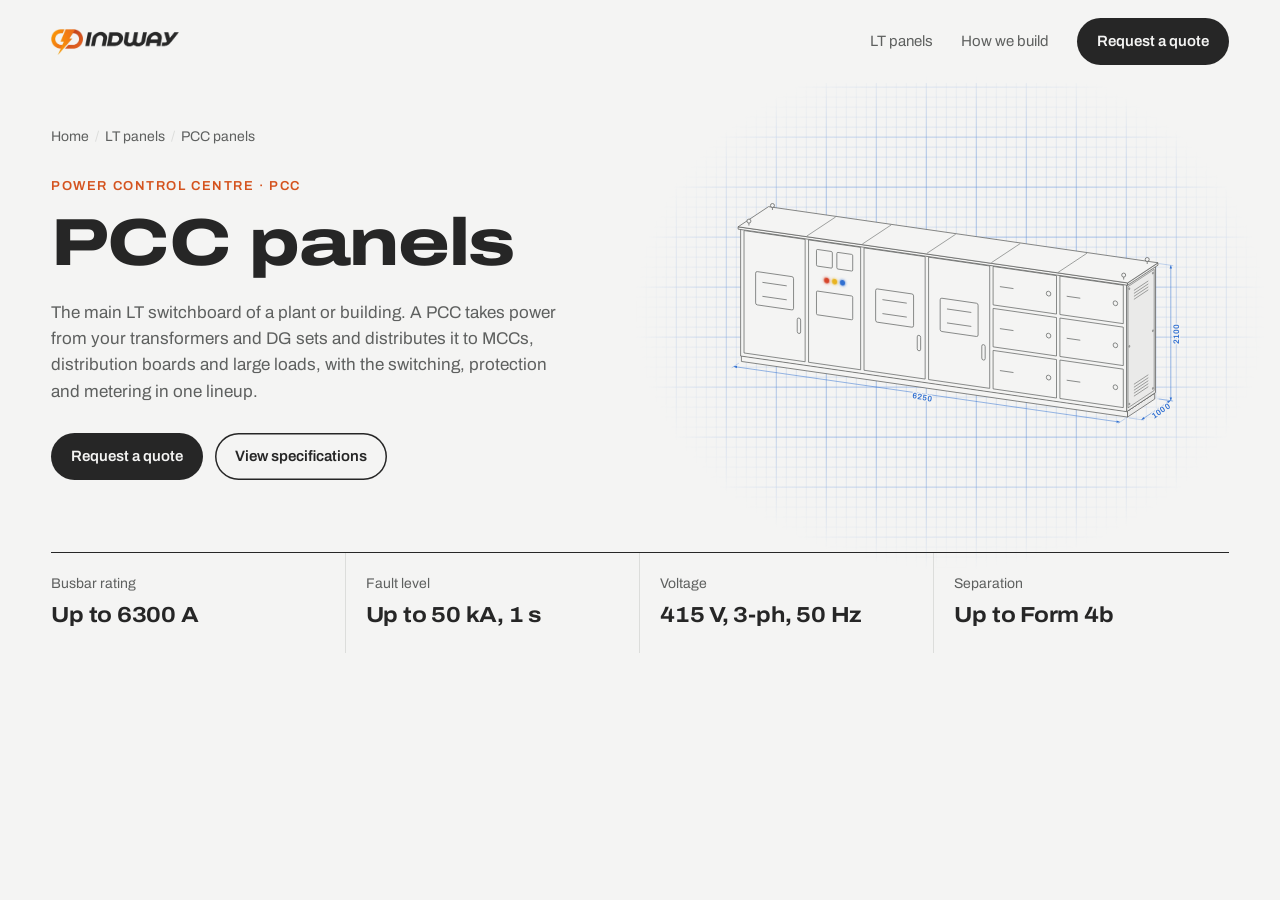
<file: mockups/pcc-3d.html>
<!doctype html>
<html lang="en-IN">
<head>
<meta charset="utf-8">
<meta name="viewport" content="width=device-width, initial-scale=1">
<title>PCC 3D Line View</title>
<meta name="description" content="Indway designs and builds PCC (power control centre) panels up to 6300 A with ACB incomers, bus couplers and interlocking, type-tested to IS 8623. Made in New Delhi.">
<link rel="canonical" href="https://www.indway.in/lt-panels/pcc-panel/">
<meta name="robots" content="noindex">
<meta property="og:type" content="product">
<meta property="og:site_name" content="Indway">
<meta property="og:locale" content="en_IN">
<meta property="og:title" content="PCC Panel Manufacturer in Delhi NCR | Power Control Centre up to 6300 A | Indway">
<meta property="og:description" content="Indway designs and builds PCC (power control centre) panels up to 6300 A with ACB incomers, bus couplers and interlocking, type-tested to IS 8623. Made in New Delhi.">
<meta property="og:url" content="https://www.indway.in/lt-panels/pcc-panel/">
<meta property="og:image" content="https://www.indway.in/assets/lt-panel.webp">
<meta name="twitter:card" content="summary_large_image">
<link rel="icon" href="../assets/indway-mark.png">
<link rel="preconnect" href="https://fonts.googleapis.com">
<link rel="preconnect" href="https://fonts.gstatic.com" crossorigin>
<link href="https://fonts.googleapis.com/css2?family=Archivo:ital,wdth,wght@0,62..125,300..900;1,62..125,300..900&display=swap" rel="stylesheet">
<link rel="stylesheet" href="../assets/panels.css">
<script type="application/ld+json">
{
  "@context": "https://schema.org",
  "@graph": [
    {
      "@type": "LocalBusiness",
      "@id": "https://www.indway.in/#org",
      "name": "Indway",
      "url": "https://www.indway.in/",
      "logo": "https://www.indway.in/assets/indway-logo.png",
      "image": "https://www.indway.in/assets/lt-panel.webp",
      "email": "sales@indway.in",
      "telephone": "+91-9870597616",
      "address": {
        "@type": "PostalAddress",
        "streetAddress": "71/7, A-24, Rama Road Industrial Area, Near Kirti Nagar Metro Station",
        "addressLocality": "New Delhi",
        "addressRegion": "Delhi",
        "postalCode": "110015",
        "addressCountry": "IN"
      },
      "geo": {
        "@type": "GeoCoordinates",
        "latitude": 28.6595319,
        "longitude": 77.150558
      },
      "areaServed": "IN"
    },
    {
      "@type": "Product",
      "@id": "https://www.indway.in/lt-panels/pcc-panel/#product",
      "name": "Power control centre (PCC)",
      "description": "Indway designs and builds PCC (power control centre) panels up to 6300 A with ACB incomers, bus couplers and interlocking, type-tested to IS 8623. Made in New Delhi.",
      "url": "https://www.indway.in/lt-panels/pcc-panel/",
      "image": "https://www.indway.in/assets/lt-panel.webp",
      "category": "LT panels",
      "brand": {
        "@type": "Brand",
        "name": "Indway"
      },
      "manufacturer": {
        "@id": "https://www.indway.in/#org"
      },
      "additionalProperty": [
        {
          "@type": "PropertyValue",
          "name": "Rated operational voltage",
          "value": "415 V AC, 3-phase 4-wire, 50 Hz"
        },
        {
          "@type": "PropertyValue",
          "name": "Rated insulation voltage",
          "value": "Up to 1000 V"
        },
        {
          "@type": "PropertyValue",
          "name": "Main busbar current",
          "value": "Up to 6300 A"
        },
        {
          "@type": "PropertyValue",
          "name": "Short-time withstand current",
          "value": "Up to 50 kA for 1 s, sized to your fault level"
        },
        {
          "@type": "PropertyValue",
          "name": "Busbar material",
          "value": "Electrolytic-grade aluminium or copper, sleeved, on SMC/DMC supports"
        },
        {
          "@type": "PropertyValue",
          "name": "Incomers and bus couplers",
          "value": "ACB, 3-pole or 4-pole, fixed or drawout, manual or motor-operated"
        },
        {
          "@type": "PropertyValue",
          "name": "Outgoing feeders",
          "value": "ACB and MCCB, fixed or plug-in"
        },
        {
          "@type": "PropertyValue",
          "name": "Protection",
          "value": "Microprocessor releases (LSI/LSIG), earth fault and under-voltage relays as required"
        },
        {
          "@type": "PropertyValue",
          "name": "Metering",
          "value": "Multifunction meters on incomers and major feeders; CTs to class 0.5/1.0 (metering) and 5P10 (protection)"
        },
        {
          "@type": "PropertyValue",
          "name": "Form of separation",
          "value": "Form 2 to Form 4b"
        },
        {
          "@type": "PropertyValue",
          "name": "Enclosure",
          "value": "CRCA sheet steel, 2 mm structure and 1.6 mm doors and covers, 3 mm gland plates"
        },
        {
          "@type": "PropertyValue",
          "name": "Degree of protection",
          "value": "IP42 or IP54, indoor"
        },
        {
          "@type": "PropertyValue",
          "name": "Finish",
          "value": "7-tank pre-treatment and powder coat, RAL 7035 or your shade"
        },
        {
          "@type": "PropertyValue",
          "name": "Cable and bus duct entry",
          "value": "Top or bottom, with bus duct flanges where needed"
        },
        {
          "@type": "PropertyValue",
          "name": "Standards",
          "value": "IS 8623"
        }
      ]
    },
    {
      "@type": "BreadcrumbList",
      "itemListElement": [
        {
          "@type": "ListItem",
          "position": 1,
          "name": "Home",
          "item": "https://www.indway.in/"
        },
        {
          "@type": "ListItem",
          "position": 2,
          "name": "LT panels",
          "item": "https://www.indway.in/lt-panels/"
        },
        {
          "@type": "ListItem",
          "position": 3,
          "name": "PCC panels",
          "item": "https://www.indway.in/lt-panels/pcc-panel/"
        }
      ]
    },
    {
      "@type": "FAQPage",
      "mainEntity": [
        {
          "@type": "Question",
          "name": "What is the difference between a PCC and an MCC?",
          "acceptedAnswer": {
            "@type": "Answer",
            "text": "A PCC distributes bulk power from the transformer and DG to large feeders and downstream panels. An MCC is fed from the PCC and contains the starters that control individual motors. Small plants sometimes combine both in one lineup."
          }
        },
        {
          "@type": "Question",
          "name": "How do you size the busbars in a PCC?",
          "acceptedAnswer": {
            "@type": "Answer",
            "text": "We size them from the incomer rating and check them against the short-circuit current at your transformer secondary, including temperature rise inside the enclosure. The calculations are shared with the GA drawing for your approval."
          }
        },
        {
          "@type": "Question",
          "name": "Can a PCC take supply from both a transformer and a DG?",
          "acceptedAnswer": {
            "@type": "Answer",
            "text": "Yes. Most of our PCCs have transformer and DG incomers with mechanical and electrical interlocking, and optionally automatic changeover through the ACB motors."
          }
        },
        {
          "@type": "Question",
          "name": "Which switchgear brands do you use?",
          "acceptedAnswer": {
            "@type": "Answer",
            "text": "We build with the ACB, MCCB and meter makes on your approved vendor list. If you don't have one, we propose makes suited to your rating and budget."
          }
        }
      ]
    }
  ]
}
</script>
<style>
  /* Mockup: the front elevation becomes a 3D line drawing seen from the top right */
  .elev--iso { max-height: 460px; }
  /* The side cover takes a faint tint so the three faces read apart */
  .elev--iso .shade { fill: color-mix(in srgb, var(--graphite) 7%, var(--ground)); }
</style>
</head>
<body>

<header class="nav">
  <a class="nav__logo" href="../index.html" aria-label="Indway home"><img src="../assets/indway-logo.webp" alt="Indway" width="640" height="130"></a>
  <nav class="nav__links" aria-label="Main">
    <a href="../lt-panels/index.html">LT panels</a>
    <a href="../index.html#process">How we build</a>
    <a class="btn" href="#contact">Request a quote</a>
  </nav>
</header>

<main>
  <section class="phero">
    <div class="phero__copy">
      <nav class="crumbs" aria-label="Breadcrumb"><ol><li><a href="../index.html">Home</a></li><li><a href="../lt-panels/index.html">LT panels</a></li><li aria-current="page">PCC panels</li></ol></nav>
      <p class="eyebrow">Power control centre · PCC</p>
      <h1 class="display">PCC panels</h1>
      <p class="lead">The main LT switchboard of a plant or building. A PCC takes power from your transformers and DG sets and distributes it to MCCs, distribution boards and large loads, with the switching, protection and metering in one lineup.</p>
      <div class="actions">
        <a class="btn" href="#contact">Request a quote</a>
        <a class="btn btn--ghost" href="#specifications">View specifications</a>
      </div>
    </div>
    <figure class="phero__fig">
    <svg class="elev elev--iso" viewBox="-33.0 -275.3 737.7 387.6" role="img" aria-label="3D line drawing, seen from the front right, of a PCC panel lineup with ACB incomer, metering, bus coupler and MCCB outgoing feeders, showing the side cover and roof">
  <polygon class="ln solid" pathLength="1" style="--i:1" points="1.27,-0.84 619.37,88.23 619.37,78.72 1.27,-10.35"/>
  <polygon class="ln solid shade" pathLength="1" style="--i:2" points="619.37,88.23 662.95,59.35 662.95,49.84 619.37,78.72"/>
  <polygon class="ln solid" pathLength="1" style="--i:3" points="1.27,-10.35 619.37,78.72 662.95,49.84 44.85,-39.23"/>
  <polygon class="ln solid" pathLength="1" style="--i:4" points="0.00,-9.51 618.10,79.56 618.10,-123.97 0.00,-213.04"/>
  <polygon class="ln solid shade" pathLength="1" style="--i:5" points="618.10,79.56 664.22,49.00 664.22,-154.53 618.10,-123.97"/>
  <polygon class="ln solid" pathLength="1" style="--i:6" points="0.00,-213.04 618.10,-123.97 664.22,-154.53 46.12,-243.60"/>
  <g transform="matrix(0.9063 0.1306 0.0000 0.9511 -18.13 -253.31)">
    <rect class="ln" pathLength="1" style="--i:7" x="26" y="41.6" width="108" height="206.0"/>
    <rect class="ln" pathLength="1" style="--i:8" x="46.5" y="107.5" width="67.0" height="56" rx="3"/>
    <line class="ln" pathLength="1" style="--i:9" x1="58.5" y1="124.3" x2="101.5" y2="124.3"/>
    <line class="ln" pathLength="1" style="--i:10" x1="58.5" y1="147.8" x2="101.5" y2="147.8"/>
    <rect class="ln" pathLength="1" style="--i:11" x="120" y="175.5" width="6" height="26" rx="3"/>
    <rect class="ln" pathLength="1" style="--i:12" x="140" y="41.6" width="92" height="206.0"/>
    <rect class="ln" pathLength="1" style="--i:13" x="154.0" y="55.6" width="28" height="28" rx="2"/>
    <rect class="ln" pathLength="1" style="--i:14" x="190.0" y="55.6" width="28" height="28" rx="2"/>
    <circle class="lamp" style="--c:#D6452B" cx="172.0" cy="105.58" r="4.5"/>
    <circle class="lamp" style="--c:#E8B420" cx="186.0" cy="105.58" r="4.5"/>
    <circle class="lamp" style="--c:#2F6FD1" cx="200.0" cy="105.58" r="4.5"/>
    <rect class="ln" pathLength="1" style="--i:15" x="154.0" y="125.6" width="64" height="40" rx="2"/>
    <rect class="ln" pathLength="1" style="--i:16" x="238" y="41.6" width="108" height="206.0"/>
    <rect class="ln" pathLength="1" style="--i:17" x="258.5" y="107.5" width="67.0" height="56" rx="3"/>
    <line class="ln" pathLength="1" style="--i:18" x1="270.5" y1="124.3" x2="313.5" y2="124.3"/>
    <line class="ln" pathLength="1" style="--i:19" x1="270.5" y1="147.8" x2="313.5" y2="147.8"/>
    <rect class="ln" pathLength="1" style="--i:20" x="332" y="175.5" width="6" height="26" rx="3"/>
    <rect class="ln" pathLength="1" style="--i:21" x="352" y="41.6" width="108" height="206.0"/>
    <rect class="ln" pathLength="1" style="--i:22" x="372.5" y="107.5" width="67.0" height="56" rx="3"/>
    <line class="ln" pathLength="1" style="--i:23" x1="384.5" y1="124.3" x2="427.5" y2="124.3"/>
    <line class="ln" pathLength="1" style="--i:24" x1="384.5" y1="147.8" x2="427.5" y2="147.8"/>
    <rect class="ln" pathLength="1" style="--i:25" x="446" y="175.5" width="6" height="26" rx="3"/>
    <rect class="ln" pathLength="1" style="--i:26" x="466" y="41.6" width="112" height="64.7"/>
    <circle class="ln" pathLength="1" style="--i:27" cx="564" cy="73.9" r="4"/>
    <line class="ln" pathLength="1" style="--i:28" x1="478" y1="73.9" x2="502" y2="73.9"/>
    <rect class="ln" pathLength="1" style="--i:29" x="466" y="112.2" width="112" height="64.7"/>
    <circle class="ln" pathLength="1" style="--i:30" cx="564" cy="144.6" r="4"/>
    <line class="ln" pathLength="1" style="--i:31" x1="478" y1="144.6" x2="502" y2="144.6"/>
    <rect class="ln" pathLength="1" style="--i:32" x="466" y="182.9" width="112" height="64.7"/>
    <circle class="ln" pathLength="1" style="--i:33" cx="564" cy="215.2" r="4"/>
    <line class="ln" pathLength="1" style="--i:34" x1="478" y1="215.2" x2="502" y2="215.2"/>
    <rect class="ln" pathLength="1" style="--i:35" x="584" y="41.6" width="112" height="64.7"/>
    <circle class="ln" pathLength="1" style="--i:36" cx="682" cy="73.9" r="4"/>
    <line class="ln" pathLength="1" style="--i:37" x1="596" y1="73.9" x2="620" y2="73.9"/>
    <rect class="ln" pathLength="1" style="--i:38" x="584" y="112.2" width="112" height="64.7"/>
    <circle class="ln" pathLength="1" style="--i:39" cx="682" cy="144.6" r="4"/>
    <line class="ln" pathLength="1" style="--i:40" x1="596" y1="144.6" x2="620" y2="144.6"/>
    <rect class="ln" pathLength="1" style="--i:41" x="584" y="182.9" width="112" height="64.7"/>
    <circle class="ln" pathLength="1" style="--i:42" cx="682" cy="215.2" r="4"/>
    <line class="ln" pathLength="1" style="--i:43" x1="596" y1="215.2" x2="620" y2="215.2"/>
  </g>
  <g transform="matrix(0.4226 -0.2801 0.0000 0.9511 618.10 -161.63)">
    <rect class="ln" pathLength="1" style="--i:44" x="5" y="44.6" width="99.1" height="204.0"/>
    <line class="ln" pathLength="1" style="--i:45" x1="27.3" y1="57.6" x2="81.8" y2="57.6"/>
    <line class="ln" pathLength="1" style="--i:46" x1="27.3" y1="62.6" x2="81.8" y2="62.6"/>
    <line class="ln" pathLength="1" style="--i:47" x1="27.3" y1="67.6" x2="81.8" y2="67.6"/>
    <line class="ln" pathLength="1" style="--i:48" x1="27.3" y1="72.6" x2="81.8" y2="72.6"/>
    <line class="ln" pathLength="1" style="--i:49" x1="27.3" y1="215.6" x2="81.8" y2="215.6"/>
    <line class="ln" pathLength="1" style="--i:50" x1="27.3" y1="220.6" x2="81.8" y2="220.6"/>
    <line class="ln" pathLength="1" style="--i:51" x1="27.3" y1="225.6" x2="81.8" y2="225.6"/>
    <line class="ln" pathLength="1" style="--i:52" x1="27.3" y1="230.6" x2="81.8" y2="230.6"/>
    <line class="ln" pathLength="1" style="--i:53" x1="27.3" y1="235.6" x2="81.8" y2="235.6"/>
    <circle class="ln" pathLength="1" style="--i:54" cx="10.0" cy="49.6" r="1.6"/>
    <circle class="ln" pathLength="1" style="--i:55" cx="10.0" cy="146.6" r="1.6"/>
    <circle class="ln" pathLength="1" style="--i:56" cx="10.0" cy="243.6" r="1.6"/>
    <circle class="ln" pathLength="1" style="--i:57" cx="99.1" cy="49.6" r="1.6"/>
    <circle class="ln" pathLength="1" style="--i:58" cx="99.1" cy="146.6" r="1.6"/>
    <circle class="ln" pathLength="1" style="--i:59" cx="99.1" cy="243.6" r="1.6"/>
  </g>
  <polygon class="ln solid" pathLength="1" style="--i:60" points="-3.99,-212.59 619.55,-122.74 619.55,-126.54 -3.99,-216.39"/>
  <polygon class="ln solid shade" pathLength="1" style="--i:61" points="619.55,-122.74 668.20,-154.98 668.20,-158.78 619.55,-126.54"/>
  <polygon class="ln solid" pathLength="1" style="--i:62" points="-3.99,-216.39 619.55,-126.54 668.20,-158.78 44.67,-248.63"/>
  <g transform="matrix(0.9063 0.1306 0.4226 -0.2801 0.00 -216.84)">
    <line class="ln" pathLength="1" style="--i:63" x1="117.0" y1="0" x2="117.0" y2="109.1"/>
    <line class="ln" pathLength="1" style="--i:64" x1="215.0" y1="0" x2="215.0" y2="109.1"/>
    <line class="ln" pathLength="1" style="--i:65" x1="329.0" y1="0" x2="329.0" y2="109.1"/>
    <line class="ln" pathLength="1" style="--i:66" x1="443.0" y1="0" x2="443.0" y2="109.1"/>
    <line class="ln" pathLength="1" style="--i:67" x1="561.0" y1="0" x2="561.0" y2="109.1"/>
  </g>
  <line class="ln" pathLength="1" style="--i:68" x1="50.95" y1="-243.29" x2="50.95" y2="-247.29"/>
  <circle class="ln solid" pathLength="1" style="--i:69" cx="50.95" cy="-250.49" r="3.2"/>
  <line class="ln" pathLength="1" style="--i:70" x1="650.93" y1="-156.84" x2="650.93" y2="-160.84"/>
  <circle class="ln solid" pathLength="1" style="--i:71" cx="650.93" cy="-164.04" r="3.2"/>
  <line class="ln" pathLength="1" style="--i:72" x1="13.29" y1="-218.34" x2="13.29" y2="-222.34"/>
  <circle class="ln solid" pathLength="1" style="--i:73" cx="13.29" cy="-225.54" r="3.2"/>
  <line class="ln" pathLength="1" style="--i:74" x1="613.27" y1="-131.88" x2="613.27" y2="-135.88"/>
  <circle class="ln solid" pathLength="1" style="--i:75" cx="613.27" cy="-139.08" r="3.2"/>
  <g class="dims" style="--fs:13" aria-hidden="true">
    <line class="ext" x1="-2.5" y1="1.7" x2="-14.3" y2="9.5"/>
    <line class="ext" x1="615.6" y1="90.7" x2="603.8" y2="98.6"/>
    <line x1="-11.0" y1="7.3" x2="607.1" y2="96.3"/>
    <polygon class="arrow" points="-11.0,7.3 -6.1,9.9 -5.6,6.1"/>
    <polygon class="arrow" points="607.1,96.3 601.7,97.5 602.2,93.7"/>
    <text x="291.4" y="60.8" transform="rotate(8.2 291.4 56.2)">6250</text>
    <line class="ext" x1="621.1" y1="89.5" x2="645.6" y2="93.0"/>
    <line class="ext" x1="667.2" y1="58.9" x2="691.7" y2="62.5"/>
    <line x1="641.7" y1="92.5" x2="687.8" y2="61.9"/>
    <polygon class="arrow" points="641.7,92.5 647.1,91.2 645.0,88.0"/>
    <polygon class="arrow" points="687.8,61.9 684.5,66.4 682.4,63.2"/>
    <text x="672.6" y="82.9" transform="rotate(-33.5 672.6 78.3)">1000</text>
    <line class="ext" x1="669.9" y1="59.3" x2="692.6" y2="62.6"/>
    <line class="ext" x1="669.9" y1="-157.5" x2="692.6" y2="-154.2"/>
    <line x1="688.7" y1="62.0" x2="688.7" y2="-154.8"/>
    <polygon class="arrow" points="688.7,62.0 690.6,56.8 686.8,56.8"/>
    <polygon class="arrow" points="688.7,-154.8 690.6,-149.6 686.8,-149.6"/>
    <text x="696.6" y="-40.7" transform="rotate(-90.0 696.6 -45.2)">2100</text>
  </g>
</svg>
    </figure>
    <dl class="keys">
      <div><dt>Busbar rating</dt><dd>Up to 6300 A</dd></div>
      <div><dt>Fault level</dt><dd>Up to 50 kA, 1 s</dd></div>
      <div><dt>Voltage</dt><dd>415 V, 3-ph, 50 Hz</dd></div>
      <div><dt>Separation</dt><dd>Up to Form 4b</dd></div>
    </dl>
  </section>
</main>
</body>
</html>
</file>
<file: assets/panels.css>
/* Styles for the LT panel pages (lt-panels/). Tokens and shared components match index.html. */
:root {
  --ground: #F4F4F3;
  --ink: #262626;
  --graphite: #5E605F;
  --steel: #DCDDDB;
  --line: #E2E3E1;
  --arc: #EE7D10;
  --ember: #D4531F;
  --wide: 125%;
  --gutter: clamp(16px, 4vw, 56px);
}

* { box-sizing: border-box; }
html { scroll-behavior: smooth; scroll-padding-top: 90px; }
body {
  margin: 0;
  background: var(--ground);
  color: var(--ink);
  font-family: "Archivo", system-ui, sans-serif;
  font-size: 17px;
  line-height: 1.55;
  -webkit-font-smoothing: antialiased;
  overflow-x: hidden;
}
img { display: block; max-width: 100%; }
a { color: inherit; }
:focus-visible { outline: 2px solid var(--arc); outline-offset: 3px; border-radius: 2px; }
.visually-hidden { position: absolute; width: 1px; height: 1px; overflow: hidden; clip: rect(0 0 0 0); white-space: nowrap; }

.display {
  font-stretch: var(--wide);
  font-weight: 800;
  letter-spacing: -0.02em;
  line-height: 1.02;
  margin: 0;
}

/* ---------- Nav ---------- */
.nav {
  position: fixed; inset: 0 0 auto 0; z-index: 50;
  display: flex; align-items: center; justify-content: space-between; gap: 24px;
  padding: 18px var(--gutter);
  background: color-mix(in srgb, var(--ground) 82%, transparent);
  backdrop-filter: blur(10px);
  -webkit-backdrop-filter: blur(10px);
}
.nav__logo img { height: 26px; width: auto; }
.nav__links { display: flex; align-items: center; gap: 28px; font-size: 15px; }
.nav__links a:not(.btn) { text-decoration: none; color: var(--graphite); }
.nav__links a:not(.btn):hover { color: var(--ink); }

.btn {
  display: inline-flex; align-items: center; gap: 10px;
  padding: 12px 20px;
  border-radius: 999px;
  background: var(--ink); color: var(--ground);
  font-weight: 600; font-size: 15px; text-decoration: none;
  transition: background .2s, color .2s;
}
.btn:hover { background: var(--ember); }
.btn--ghost { background: transparent; color: var(--ink); box-shadow: inset 0 0 0 1.5px var(--ink); }
.btn--ghost:hover { background: var(--ink); color: var(--ground); }

/* ---------- Page hero ---------- */
.phero {
  padding: clamp(104px, 14vh, 150px) var(--gutter) 0;
  display: grid; grid-template-columns: minmax(0, 1fr) minmax(0, 1fr); gap: 40px 64px;
  align-items: end;
}
.phero--hub { grid-template-columns: 1fr; padding-top: clamp(84px, 11vh, 118px); }
.phero--hub h1 { max-width: 18ch; }
@media (min-width: 961px) {
  .phero--hub { grid-template-columns: minmax(0, 0.75fr) minmax(0, 1.25fr); align-items: start; gap: 40px 48px; }
  .phero--hub .phero__copy { align-self: center; }
  .phero.phero--hub h1 { font-size: clamp(32px, 3.3vw, 54px); }
  .no-gl .phero--hub { grid-template-columns: 1fr; }
}
.crumbs ol { list-style: none; margin: 0 0 28px; padding: 0; display: flex; flex-wrap: wrap; gap: 6px; font-size: 14px; color: var(--graphite); }
.crumbs li + li::before { content: "/"; margin-right: 6px; color: var(--steel); }
.crumbs a { text-decoration: none; }
.crumbs a:hover { color: var(--ink); text-decoration: underline; }
.eyebrow { margin: 0 0 14px; font-size: 13px; font-weight: 600; letter-spacing: .12em; text-transform: uppercase; color: var(--ember); }
.phero h1 { font-size: clamp(38px, 5.2vw, 76px); max-width: 12ch; }
.lead { margin: 22px 0 0; max-width: 52ch; font-size: clamp(17px, 1.3vw, 19px); color: var(--graphite); }
.actions { display: flex; flex-wrap: wrap; gap: 12px; margin-top: 28px; }

.phero__fig { margin: 0; position: relative; isolation: isolate; padding: clamp(28px, 4vw, 48px); }
/* Blueprint grid behind the drawing: 10px minor and 50px major lines, faded out toward the edges */
.phero__fig::before {
  content: ""; position: absolute; z-index: -1; pointer-events: none;
  inset: calc(-1 * clamp(40px, 7vw, 110px)) calc(-1 * clamp(16px, 3vw, 48px));
  --grid: color-mix(in srgb, #2F6FD1 14%, transparent);
  --grid-major: color-mix(in srgb, #2F6FD1 26%, transparent);
  background-image:
    linear-gradient(var(--grid-major) 1px, transparent 1px),
    linear-gradient(90deg, var(--grid-major) 1px, transparent 1px),
    linear-gradient(var(--grid) 1px, transparent 1px),
    linear-gradient(90deg, var(--grid) 1px, transparent 1px);
  background-size: 50px 50px, 50px 50px, 10px 10px, 10px 10px;
  background-position: center;
  -webkit-mask-image: radial-gradient(ellipse 50% 50% at 50% 50%, #000 60%, transparent 100%);
  mask-image: radial-gradient(ellipse 50% 50% at 50% 50%, #000 60%, transparent 100%);
}
.elev { display: block; width: 100%; height: auto; max-height: 420px; overflow: visible; }
.elev .ln {
  fill: none; stroke: var(--graphite); stroke-width: 1.2; stroke-linejoin: round;
  stroke-dasharray: 1; stroke-dashoffset: 1;
  animation: draw 1.4s cubic-bezier(.6, 0, .3, 1) forwards; animation-delay: calc(var(--i) * 22ms);
}
.elev .floor { stroke: var(--steel); }
/* Enclosure, roof and plinth are filled so the blueprint grid doesn't show through the panel */
.elev .solid { fill: var(--ground); animation: draw 1.4s cubic-bezier(.6, 0, .3, 1) forwards, fill-in .5s .3s both; }
@keyframes fill-in { from { fill-opacity: 0; } }
.elev .dims { stroke: #2F6FD1; stroke-width: .8; opacity: 0; animation: dims-in .5s 1.1s forwards; }
.elev .dims .ext { stroke-opacity: .55; }
.elev .dims .arrow { fill: #2F6FD1; stroke: none; }
.elev .dims text {
  stroke: none; fill: #2F6FD1; font: 600 calc(var(--fs, 10.5) * 1px) "Archivo", system-ui, sans-serif; text-anchor: middle;
  font-variant-numeric: tabular-nums; letter-spacing: .02em;
  paint-order: stroke; stroke: var(--ground); stroke-width: calc(var(--fs, 10.5) * .3px); stroke-linejoin: round;
}
@keyframes dims-in { to { opacity: 1; } }
.elev .lamp { fill: var(--c); opacity: 0; animation: lamp-on .4s 1.2s forwards; }
@keyframes draw { to { stroke-dashoffset: 0; } }
@keyframes lamp-on { to { opacity: 1; filter: drop-shadow(0 0 3px var(--c)); } }

.keys {
  grid-column: 1 / -1;
  margin: clamp(16px, 3vw, 32px) 0 0; padding: 0;
  display: grid; grid-template-columns: repeat(4, minmax(0, 1fr));
  border-top: 1.5px solid var(--ink);
}
.keys div { padding: 20px 20px 20px 0; border-right: 1px solid var(--steel); }
.keys div + div { padding-left: 20px; }
.keys div:last-child { border-right: 0; }
.keys dt { font-size: 14px; color: var(--graphite); }
.keys dd { margin: 4px 0 0; font-size: clamp(18px, 1.7vw, 24px); font-weight: 700; font-stretch: 112%; letter-spacing: -0.01em; font-variant-numeric: tabular-nums; }

/* ---------- Content sections ---------- */
.sec {
  padding: clamp(56px, 8vw, 104px) var(--gutter) 0;
  display: grid; grid-template-columns: minmax(0, .75fr) minmax(0, 1.25fr); gap: 20px 64px;
}
.sec h2 { margin: 0; font-size: clamp(24px, 2.6vw, 36px); font-stretch: 112%; font-weight: 800; letter-spacing: -0.015em; line-height: 1.1; }
.sec--wide, .sec--others { grid-template-columns: 1fr; }
@media (min-width: 961px) { .sec h2 { position: sticky; top: 100px; align-self: start; } }
.prose p { margin: 0 0 16px; max-width: 64ch; color: var(--graphite); }
.prose p:last-child { margin-bottom: 0; }
.more { color: var(--ink); font-weight: 600; text-decoration-color: var(--arc); text-underline-offset: 4px; }
.more:hover { color: var(--ember); }

.spec { width: 100%; border-collapse: collapse; border-top: 1.5px solid var(--ink); font-size: 16px; }
.spec caption { caption-side: bottom; text-align: left; padding-top: 14px; font-size: 13px; color: var(--graphite); }
.spec th, .spec td { padding: 14px 16px 14px 0; border-bottom: 1px solid var(--steel); text-align: left; vertical-align: top; }
.spec tbody th { width: 38%; font-weight: 500; color: var(--graphite); }
.spec td { font-weight: 500; }
.spec thead th { font-size: 14px; font-weight: 600; color: var(--graphite); }
.spec--3 tbody th { width: 30%; font-weight: 600; color: var(--ink); }
.spec--3 td:last-child { font-weight: 600; white-space: nowrap; font-variant-numeric: tabular-nums; }
.spec a { text-decoration-color: var(--arc); text-underline-offset: 3px; }
.spec a:hover { color: var(--ember); }

.ticks { list-style: none; margin: 0; padding: 0; display: grid; grid-template-columns: repeat(2, minmax(0, 1fr)); gap: 0 32px; border-top: 1.5px solid var(--ink); }
.ticks li { position: relative; padding: 14px 0 14px 22px; border-bottom: 1px solid var(--steel); }
.ticks li::before { content: ""; position: absolute; left: 0; top: 23px; width: 8px; height: 8px; border-radius: 2px; background: var(--arc); }

.faq { border-top: 1.5px solid var(--ink); }
.faq details { border-bottom: 1px solid var(--steel); }
.faq summary {
  display: flex; justify-content: space-between; gap: 16px;
  padding: 18px 0; cursor: pointer; font-weight: 600; list-style: none;
}
.faq summary::-webkit-details-marker { display: none; }
.faq summary::after { content: "+"; font-size: 22px; line-height: 1; font-weight: 400; color: var(--graphite); transition: transform .2s; }
.faq details[open] summary::after { transform: rotate(45deg); }
.faq summary:hover { color: var(--ember); }
.faq details p { margin: 0 0 20px; max-width: 64ch; color: var(--graphite); }

.others { list-style: none; margin: 0; padding: 0; display: grid; grid-template-columns: repeat(auto-fill, minmax(220px, 1fr)); gap: 16px; }
.others a {
  display: flex; flex-direction: column; justify-content: space-between; gap: 18px; height: 100%;
  padding: 20px; border-radius: 16px; background: #fff; text-decoration: none;
  box-shadow: 0 1px 0 rgba(0,0,0,.04);
  transition: box-shadow .2s, transform .2s;
}
.others a:hover { box-shadow: inset 0 0 0 1.5px var(--arc), 0 12px 28px -16px rgba(38,38,38,.35); transform: translateY(-2px); }
.others h3 { margin: 0; font-size: 19px; font-stretch: 112%; font-weight: 700; letter-spacing: -0.01em; }
.others span { font-size: 14px; font-weight: 600; color: var(--graphite); font-variant-numeric: tabular-nums; }

/* Range list (hub page), same as the homepage */
.range { list-style: none; margin: 0; padding: 0; border-top: 1.5px solid var(--ink); }
.range li {
  position: relative;
  display: grid; grid-template-columns: minmax(0, 1.1fr) minmax(0, 1.4fr) minmax(0, .6fr);
  gap: 12px 48px; align-items: baseline;
  padding: 28px 0; border-bottom: 1px solid var(--steel);
}
.range h3 { margin: 0; font-size: clamp(20px, 2vw, 26px); font-stretch: 112%; font-weight: 700; letter-spacing: -0.01em; }
.range h3 a { text-decoration: none; }
.range h3 a::after { content: ""; position: absolute; inset: 0; }
.range li:hover h3 a { color: var(--ember); }
.range h3 small { display: block; font-size: 15px; font-weight: 500; font-stretch: 100%; color: var(--graphite); letter-spacing: 0; margin-top: 4px; }
.range p { margin: 0; color: var(--graphite); max-width: 52ch; }
.range .rating { text-align: right; font-weight: 600; font-variant-numeric: tabular-nums; white-space: nowrap; }
.range .rating::after { content: " →"; color: var(--arc); }

/* ---------- Contact and footer ---------- */
.contact {
  margin: clamp(72px, 10vw, 128px) var(--gutter) var(--gutter);
  padding: clamp(48px, 8vw, 110px) clamp(24px, 6vw, 88px);
  background: var(--ink); color: var(--ground);
  border-radius: 28px;
  display: grid; grid-template-columns: minmax(0, 1.3fr) minmax(0, .7fr); gap: 40px 64px; align-items: end;
}
.contact h2 { font-size: clamp(32px, 4.2vw, 60px); max-width: 16ch; }
.contact p { margin: 20px 0 0; max-width: 46ch; color: #BDBDBB; }
.contact dl { margin: 0; display: grid; gap: 18px; }
.contact dt { font-size: 14px; color: #9A9A98; }
.contact dd { margin: 2px 0 0; font-size: 20px; font-weight: 600; }
.contact dd a { text-decoration: none; }
.contact dd a:hover { color: var(--arc); }
.contact dd.addr { font-size: 16px; font-weight: 500; line-height: 1.45; }
.contact .btn { background: var(--arc); color: #1c1c1c; margin-top: 8px; justify-self: start; }
.contact .btn:hover { background: #fff; }

footer {
  display: flex; flex-wrap: wrap; align-items: center; justify-content: space-between; gap: 16px 32px;
  padding: 28px var(--gutter) 40px; font-size: 14px; color: var(--graphite);
}
footer img { height: 20px; width: auto; }
.footer__links { display: flex; flex-wrap: wrap; gap: 8px 20px; }
.footer__links a { text-decoration: none; }
.footer__links a:hover { color: var(--ink); text-decoration: underline; }

/* ---------- Responsive ---------- */
@media (max-width: 960px) {
  .phero { grid-template-columns: 1fr; }
  .phero__fig { max-width: 620px; }
  .keys { grid-template-columns: repeat(2, minmax(0, 1fr)); }
  .keys div:nth-child(2) { border-right: 0; }
  .keys div:nth-child(3) { padding-left: 0; }
  .keys div:nth-child(n+3) { border-top: 1px solid var(--steel); }
  .sec { grid-template-columns: 1fr; }
}
@media (max-width: 820px) {
  body { font-size: 16px; }
  .nav__links a:not(.btn) { display: none; }
  .nav__links .btn { padding: 10px 16px; font-size: 14px; }
  .nav__logo img { height: 22px; }
  .ticks { grid-template-columns: 1fr; }
  .spec tbody th { width: 42%; }
  .range li { grid-template-columns: 1fr; gap: 8px; padding: 22px 0; }
  .range .rating { text-align: left; }
  .contact { grid-template-columns: 1fr; border-radius: 20px; }
}
@media (max-width: 520px) {
  .spec tbody tr { display: block; padding: 12px 0; border-bottom: 1px solid var(--steel); }
  .spec tbody th, .spec tbody td { display: block; width: auto; padding: 0; border: 0; }
  .spec tbody th { font-size: 14px; margin-bottom: 2px; }
  .spec--3 thead { display: none; }
  .spec--3 td:last-child { white-space: normal; }
  .keys dd { font-size: 17px; }
}
@media (prefers-reduced-motion: reduce) {
  html { scroll-behavior: auto; }
  .elev .ln { animation: none; stroke-dashoffset: 0; }
  .elev .lamp { animation: none; opacity: 1; }
  .elev .solid { animation: none; }
  .elev .dims { animation: none; opacity: 1; }
  .others a { transition: none; }
}

/* ---------- System model (hub page hero) ---------- */
.net__wrap { position: relative; }
.net__stage {
  position: relative; overflow: hidden;
  height: var(--net-fill, clamp(480px, 58vw, 780px));
  border-radius: 24px;
  background: radial-gradient(ellipse 70% 60% at 55% 45%, #FBFBFA 0%, #EEEFEC 60%, #E4E5E2 100%);
  isolation: isolate;
}
#netGl { position: absolute; inset: 0; width: 100%; height: 100%; display: block; opacity: 0; transition: opacity .8s; touch-action: pan-y; cursor: grab; }
.net-ready #netGl { opacity: 1; }
.no-gl .net__wrap { display: none; }
.net__loading {
  position: absolute; inset: 0; margin: 0; display: grid; place-items: center;
  font-size: 11px; font-weight: 600; letter-spacing: .14em; text-transform: uppercase; color: var(--graphite);
  transition: opacity .4s; pointer-events: none;
}
.net-ready .net__loading { opacity: 0; }
.net__hint { position: absolute; right: 20px; bottom: 16px; margin: 0; font-size: 13px; color: var(--graphite); pointer-events: none; }

.net__chips { position: absolute; left: 16px; right: 16px; top: 16px; z-index: 3; display: flex; gap: 6px; overflow-x: auto; scrollbar-width: none; }
.net__chips::-webkit-scrollbar { display: none; }
.net__chips button {
  flex: none; border: 0; cursor: pointer;
  padding: 8px 14px; border-radius: 999px;
  font: 600 14px "Archivo", system-ui, sans-serif; color: var(--ink);
  background: rgba(255,255,255,.8); box-shadow: 0 1px 0 rgba(0,0,0,.05), inset 0 0 0 1px var(--line);
  backdrop-filter: blur(6px); -webkit-backdrop-filter: blur(6px);
  transition: background .2s, color .2s;
}
.net__chips button:hover { background: #fff; color: var(--ember); }
.net__chips button[aria-pressed="true"] { background: var(--ink); color: var(--ground); box-shadow: none; }

.net__tags { position: absolute; inset: 0; z-index: 2; pointer-events: none; }
.net__tag {
  position: absolute; left: 0; top: 0;
  padding: 5px 10px; border-radius: 999px; border: 0;
  font: 700 13px "Archivo", system-ui, sans-serif; font-stretch: 112%; white-space: nowrap;
  color: var(--ink); background: #fff;
  box-shadow: 0 6px 16px -8px rgba(38,38,38,.45), inset 0 0 0 1px var(--line);
  opacity: 0; transition: opacity .3s, background .2s, color .2s;
}
button.net__tag { cursor: pointer; }
.net__tag.is-on { opacity: 1; pointer-events: auto; }
.net__tag::after { content: ""; position: absolute; left: 50%; top: 100%; width: 1px; height: 14px; background: var(--graphite); opacity: .5; }
.net__tag { margin-top: -14px; }
.net__tag:hover, .net__tag.is-hover { color: var(--ember); }
.net__tag.is-active { background: var(--arc); color: #1c1c1c; box-shadow: 0 8px 20px -8px rgba(212,83,31,.6); }
.net__tag--load { font-weight: 600; font-size: 12px; color: var(--graphite); background: rgba(255,255,255,.88); }
.net__tag--load.is-on { pointer-events: none; }

.net__card {
  position: absolute; left: 20px; bottom: 20px; z-index: 3;
  width: min(340px, calc(100% - 40px));
  padding: 20px 22px; border-radius: 18px;
  background: rgba(255,255,255,.9); backdrop-filter: blur(10px); -webkit-backdrop-filter: blur(10px);
  box-shadow: 0 20px 40px -24px rgba(38,38,38,.4), inset 0 0 0 1px var(--line);
}
.net__card h3 { margin: 0 0 8px; font-size: 21px; font-stretch: 112%; font-weight: 700; letter-spacing: -0.01em; line-height: 1.15; }
.net__card p { margin: 0; font-size: 15px; color: var(--graphite); }
.net__card .net__code { margin-bottom: 6px; font-size: 12px; font-weight: 600; letter-spacing: .12em; text-transform: uppercase; color: var(--ember); }
.net__status { margin-top: 10px !important; font-weight: 600; color: var(--ink) !important; }
.net__status:empty { display: none; }
.net__foot { display: flex; flex-wrap: wrap; justify-content: space-between; gap: 8px 16px; margin-top: 14px !important; padding-top: 12px; border-top: 1px solid var(--steel); }
.net__foot span { font-weight: 600; color: var(--ink); font-variant-numeric: tabular-nums; }
.net__foot a { font-weight: 600; color: var(--ink); text-decoration-color: var(--arc); text-underline-offset: 4px; }
.net__foot a:hover { color: var(--ember); }

@media (max-width: 820px) {
  .net__stage { height: min(125vw, 560px); border-radius: 20px; }
  .net__hint { display: none; }
  .net__card { position: static; width: auto; margin-top: 12px; background: #fff; }
  .net__tag { font-size: 12px; padding: 4px 8px; }
}
@media (prefers-reduced-motion: reduce) {
  #netGl, .net__loading, .net__tag { transition: none; }
}
</file>
